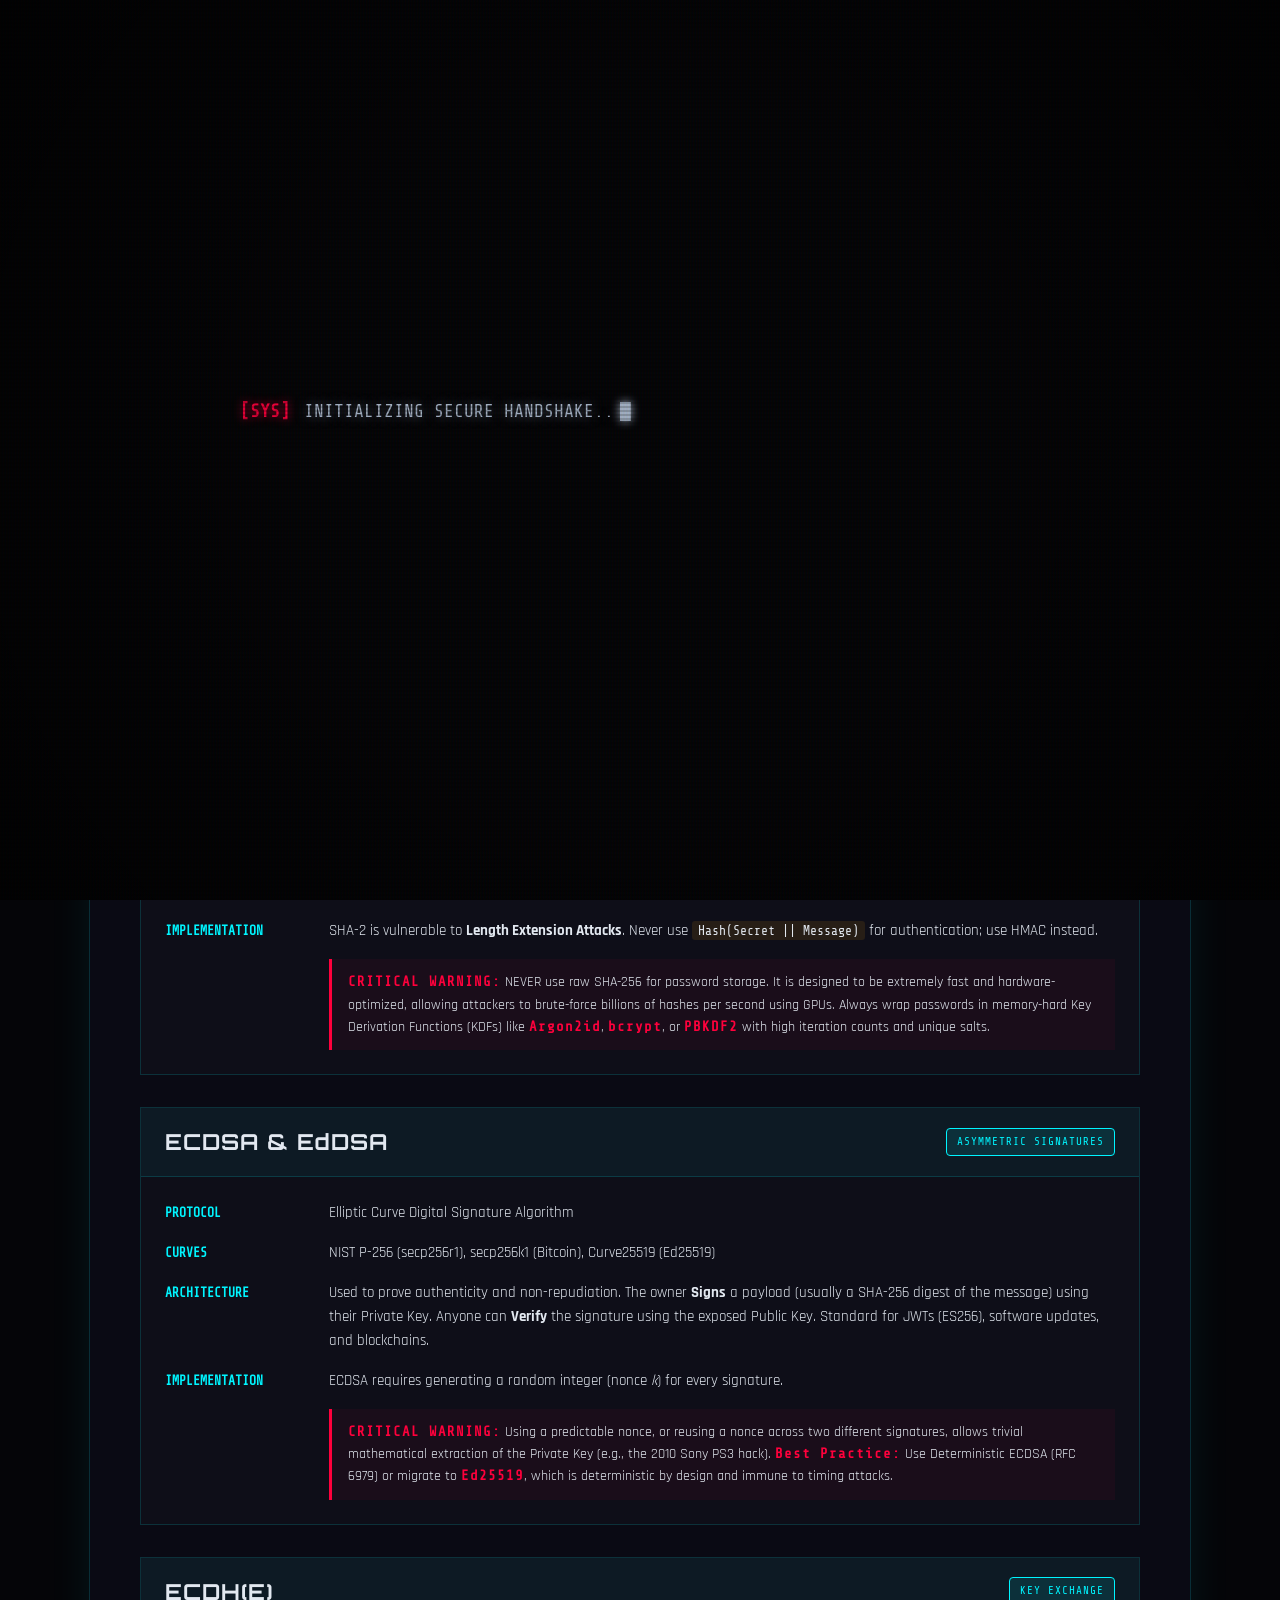
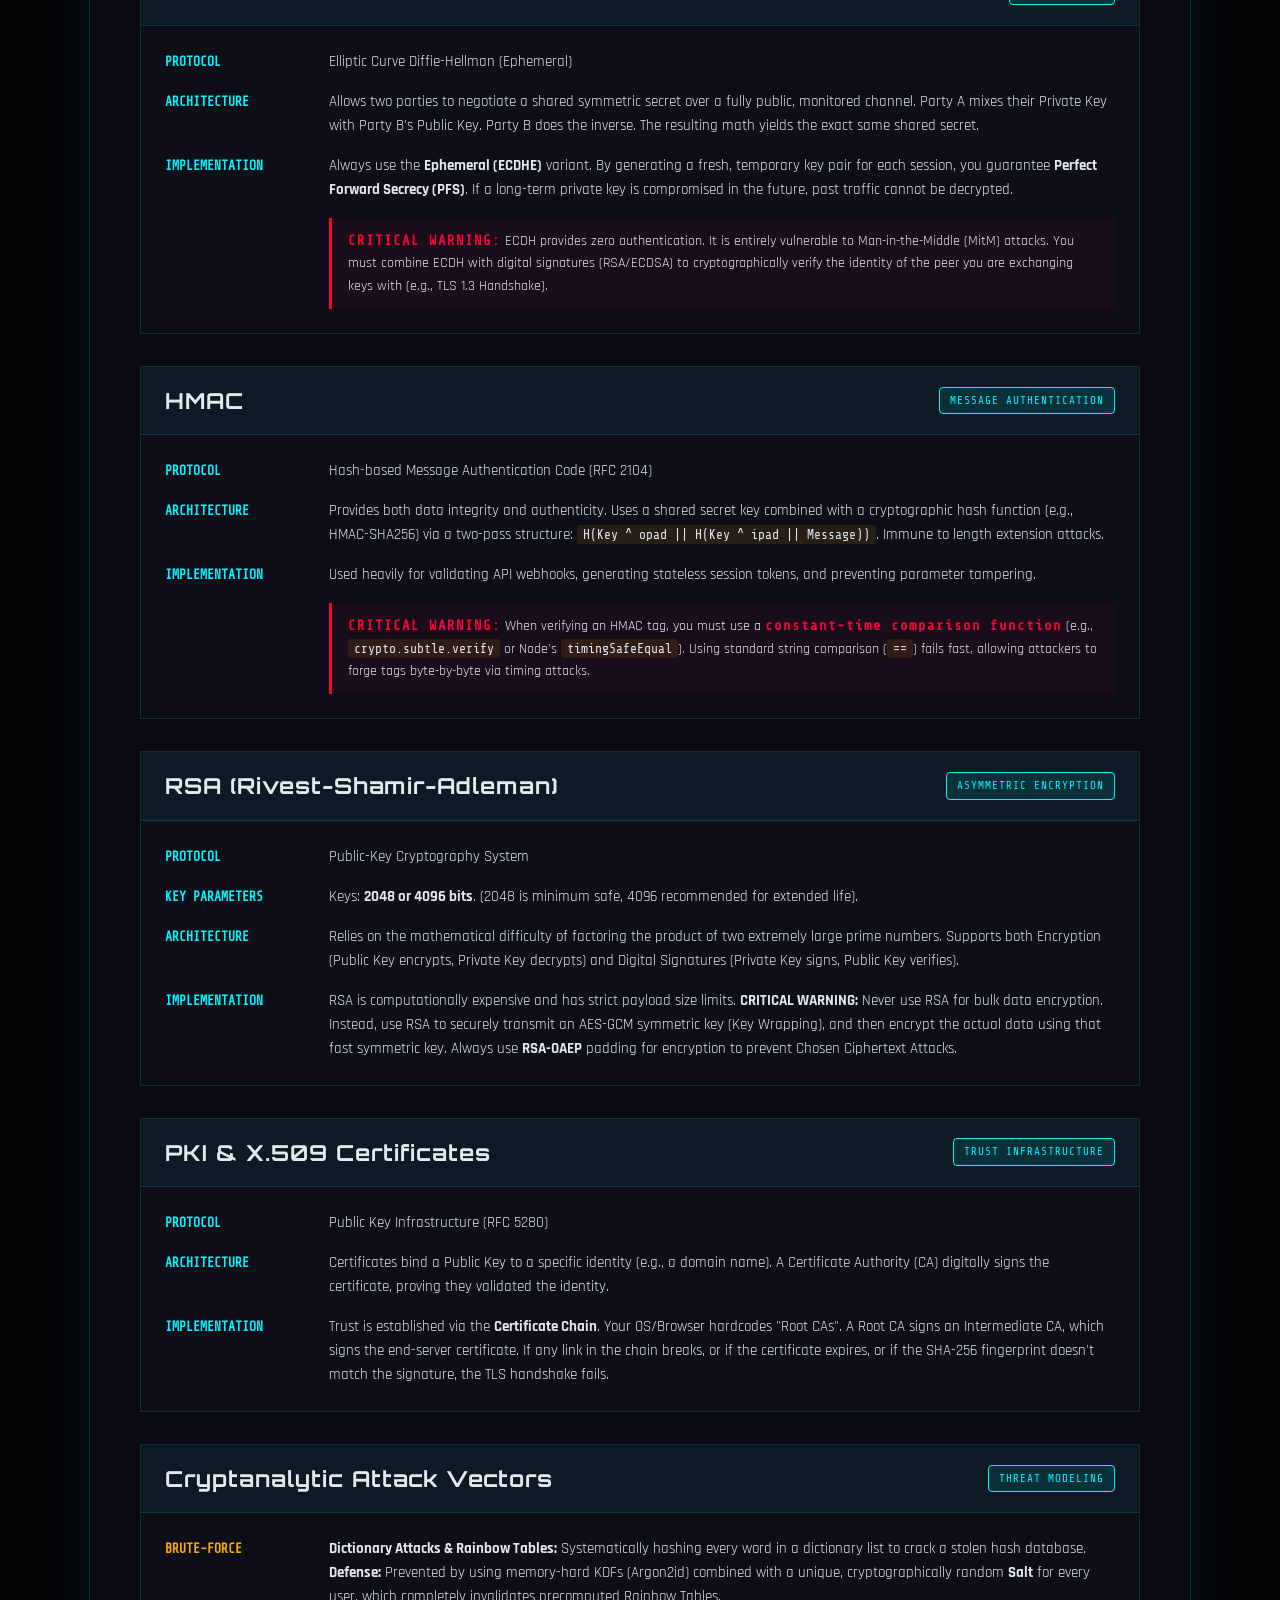
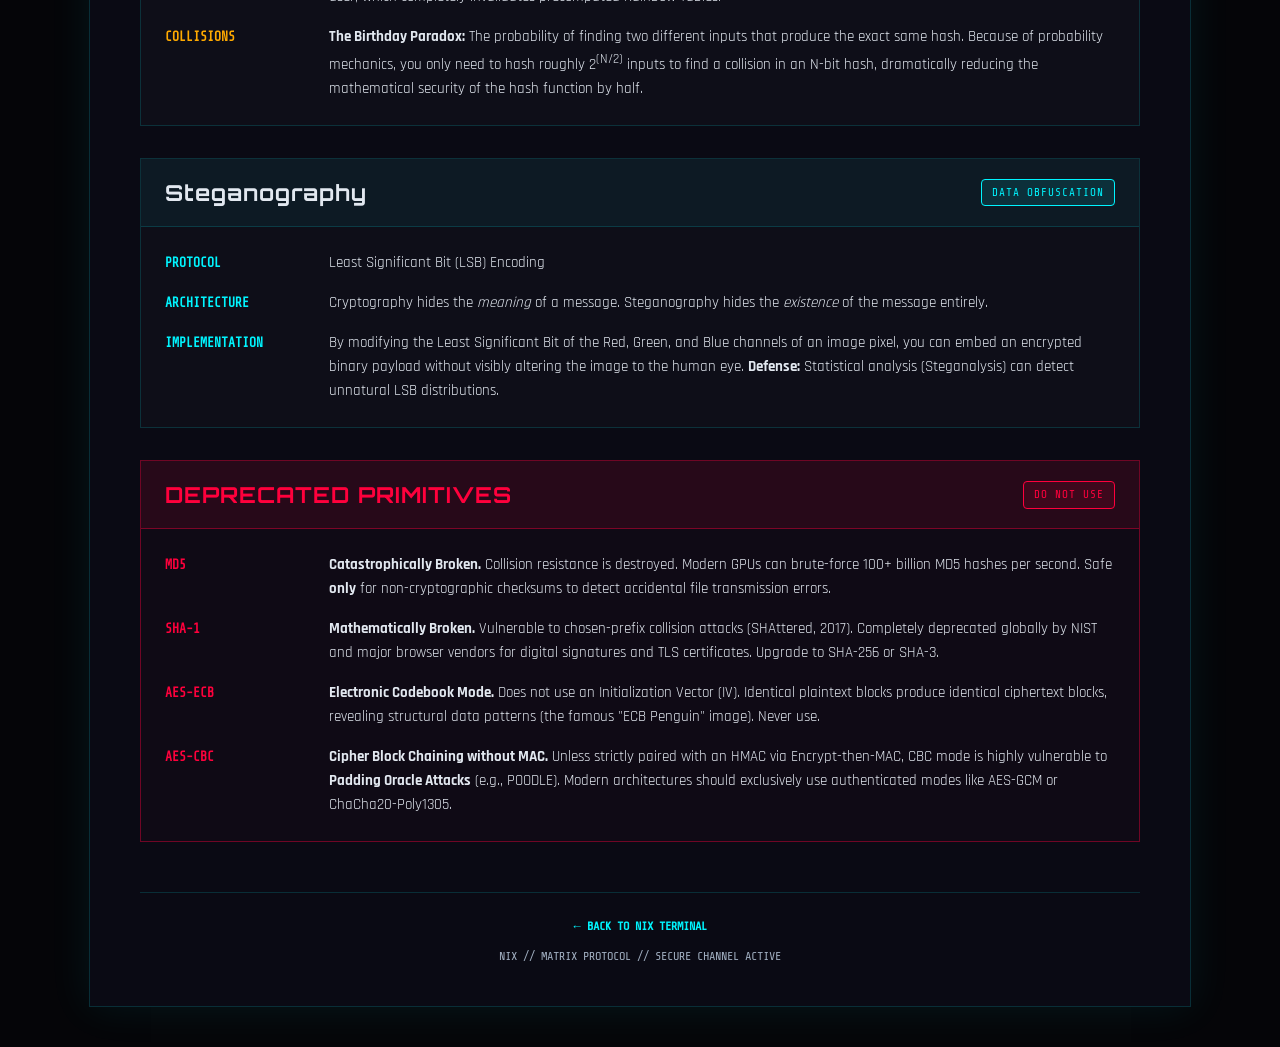
<file: cheatsheet.html>
<!DOCTYPE html>
<html lang="en">
<head>
  <meta charset="UTF-8">
  <meta name="viewport" content="width=device-width, initial-scale=1.0">
  <title>NIX // Senior Cryptography Architecture Cheatsheet</title>
  <link rel="manifest" href="manifest.json">
  
  <link rel="preconnect" href="https://fonts.googleapis.com">
  <link rel="preconnect" href="https://fonts.gstatic.com" crossorigin>
  <link rel="preload" as="style" href="https://fonts.googleapis.com/css2?family=Share+Tech+Mono&family=Rajdhani:wght@400;500;600;700&family=Orbitron:wght@400;700;900&display=swap">
  <link rel="stylesheet" href="https://fonts.googleapis.com/css2?family=Share+Tech+Mono&family=Rajdhani:wght@400;500;600;700&family=Orbitron:wght@400;700;900&display=swap" media="print" onload="this.media='all'">
  <noscript><link rel="stylesheet" href="https://fonts.googleapis.com/css2?family=Share+Tech+Mono&family=Rajdhani:wght@400;500;600;700&family=Orbitron:wght@400;700;900&display=swap"></noscript>  
  <style>
    /* SCREEN STYLES (Cyberpunk Dark Mode) */
    :root {
      --bg: #050508;
      --surface: #0a0a14;
      --text: #e2e8f0;
      --muted: #a0aec0;
      --c: #00f5ff;
      --c-error: #ff003c;
      --c-warn: #ffaa00;
      --c-success: #00ff88;
      --border: rgba(0,245,255,0.15);
      --font-display: 'Orbitron', sans-serif;
      --font-ui: 'Rajdhani', sans-serif;
      --font-mono: 'Share Tech Mono', monospace;
    }

    body {
      background: var(--bg);
      color: var(--text);
      font-family: var(--font-ui);
      margin: 0;
      padding: 40px 20px;
      line-height: 1.6;
    }

    .container {
      max-width: 1000px;
      margin: 0 auto;
      background: var(--surface);
      border: 1px solid var(--border);
      box-shadow: 0 0 40px rgba(0,245,255,0.08);
      padding: 40px 50px;
      position: relative;
    }

    header {
      border-bottom: 2px solid var(--c);
      padding-bottom: 20px;
      margin-bottom: 40px;
      display: flex;
      justify-content: space-between;
      align-items: flex-end;
    }

    .title {
      font-family: var(--font-display);
      font-size: 36px;
      color: var(--c);
      letter-spacing: 2px;
      margin: 0;
      text-transform: uppercase;
    }

    .subtitle {
      font-family: var(--font-mono);
      color: var(--muted);
      font-size: 14px;
      letter-spacing: 1px;
      margin-top: 8px;
    }

    .btn-print {
      background: rgba(0,245,255,0.1);
      border: 1px solid var(--c);
      color: var(--c);
      padding: 10px 20px;
      font-family: var(--font-mono);
      font-weight: bold;
      cursor: pointer;
      transition: all 0.2s;
    }
    
    .btn-print:hover {
      background: var(--c);
      color: #000;
    }

    .grid {
      display: grid;
      grid-template-columns: 1fr;
      gap: 32px;
    }

    .card {
      border: 1px solid var(--border);
      background: rgba(255,255,255,0.015);
      position: relative;
    }

    .card-header {
      background: rgba(0,245,255,0.05);
      border-bottom: 1px solid var(--border);
      padding: 16px 24px;
      display: flex;
      justify-content: space-between;
      align-items: center;
    }

    .card.warning {
      border-color: rgba(255,0,60,0.4);
      background: rgba(255,0,60,0.02);
    }
    .card.warning .card-header {
      background: rgba(255,0,60,0.1);
      border-bottom-color: rgba(255,0,60,0.4);
    }

    .card-title {
      font-family: var(--font-display);
      font-size: 22px;
      color: var(--bright);
      margin: 0;
      letter-spacing: 1px;
    }
    .card.warning .card-title { color: var(--c-error); }

    .badge {
      font-family: var(--font-mono);
      font-size: 11px;
      padding: 4px 10px;
      border-radius: 4px;
      background: rgba(0,245,255,0.1);
      color: var(--c);
      border: 1px solid var(--c);
      letter-spacing: 1px;
    }
    .badge.warn-badge {
      background: rgba(255,0,60,0.1);
      color: var(--c-error);
      border-color: var(--c-error);
    }

    .card-body {
      padding: 24px;
    }

    .data-grid {
      display: grid;
      grid-template-columns: 140px 1fr;
      gap: 16px 24px;
    }

    .data-label {
      font-family: var(--font-mono);
      color: var(--c);
      font-size: 13px;
      text-transform: uppercase;
      font-weight: bold;
      padding-top: 2px;
    }

    .data-value {
      color: var(--text);
      font-size: 15px;
      line-height: 1.6;
    }

    .data-value strong { color: var(--bright); }
    .data-value code {
      font-family: var(--font-mono);
      color: var(--c4);
      background: rgba(255,170,0,0.1);
      padding: 2px 6px;
      border-radius: 3px;
      font-size: 13px;
    }

    .critical-note {
      margin-top: 16px;
      padding: 12px 16px;
      background: rgba(255,0,60,0.05);
      border-left: 3px solid var(--c-error);
      font-size: 14px;
    }

    .critical-note strong { color: var(--c-error); font-family: var(--font-mono); letter-spacing: 1px;}

    footer {
      margin-top: 50px;
      text-align: center;
      font-family: var(--font-mono);
      font-size: 12px;
      color: var(--muted);
      border-top: 1px solid var(--border);
      padding-top: 24px;
    }

    /* PRINT STYLES (Clean, Professional Reference Document) */
    @media print {
      body { background: #fff; color: #000; padding: 0; }
      .container { max-width: 100%; border: none; box-shadow: none; padding: 0; background: transparent; }
      .btn-print { display: none; }
      header { border-bottom: 2px solid #000; margin-bottom: 20px; }
      .title { color: #000; }
      .subtitle { color: #444; }
      .grid { gap: 20px; }
      .card { border: 1px solid #aaa; background: transparent; break-inside: avoid; margin-bottom:20px; }
      .card-header { background: #f5f5f5; border-bottom: 1px solid #aaa; padding: 10px 16px; }
      .card.warning { border: 2px solid #000; }
      .card.warning .card-header { background: #eaeaea; border-bottom: 2px solid #000; }
      .card-title { color: #000; font-weight: bold; }
      .card-body { padding: 16px; }
      .badge { background: transparent; color: #000; border: 1px solid #000; }
      .badge.warn-badge { font-weight: bold; }
      .data-label { color: #444; font-weight: bold; }
      .data-value { color: #111; }
      .data-value code { background: transparent; color: #000; font-weight: bold; border: 1px solid #ddd; }
      .critical-note { background: transparent; border-left: 4px solid #000; padding: 8px 12px; margin-top: 12px; }
      .critical-note strong { color: #000; }
      footer { border-top: 1px solid #aaa; color: #444; margin-top: 30px; }
    }
  </style>
</head>
<body>

<div class="container">
  <header>
    <div>
      <h1 class="title">NIX // Architecture Cheatsheet</h1>
      <div class="subtitle">Senior Engineering Reference Guide for Applied Cryptography</div>
    </div>
    <button class="btn-print" onclick="window.print()">[ PRINT DOC ]</button>
  </header>

  <div class="grid">

    <!-- AES-GCM -->
    <div class="card">
      <div class="card-header">
        <h2 class="card-title">AES-GCM</h2>
        <span class="badge">SYMMETRIC AEAD</span>
      </div>
      <div class="card-body">
        <div class="data-grid">
          <div class="data-label">PROTOCOL</div>
          <div class="data-value">Authenticated Encryption with Associated Data (AEAD)</div>
          
          <div class="data-label">KEY PARAMETERS</div>
          <div class="data-value">Keys: <strong>128, 192, 256 bits</strong>. (256-bit recommended for long-term data; post-quantum safe).</div>
          
          <div class="data-label">ARCHITECTURE</div>
          <div class="data-value">
            Galois/Counter Mode provides both <strong>confidentiality</strong> (via CTR mode) and <strong>integrity</strong> (via GHASH polynomial MAC). It is highly parallelizable and hardware-accelerated (AES-NI), making it significantly faster and safer than AES-CBC. Appends a 128-bit authentication tag.
          </div>

          <div class="data-label">IMPLEMENTATION</div>
          <div class="data-value">
            Requires an Initialization Vector (IV). The NIST-recommended optimal IV length is strictly <strong>96 bits (12 bytes)</strong> to avoid additional internal GHASH processing overhead.
            <div class="critical-note">
              <strong>CRITICAL WARNING:</strong> Never reuse an IV (nonce) under the same key. Nonce reuse in AES-GCM catastrophically breaks the authentication key, allowing attackers to forge tags and recover plaintext via XOR.
            </div>
          </div>
        </div>
      </div>
    </div>

    <!-- SHA-256 -->
    <div class="card">
      <div class="card-header">
        <h2 class="card-title">SHA-2 / SHA-3 Family</h2>
        <span class="badge">CRYPTOGRAPHIC HASH</span>
      </div>
      <div class="card-body">
        <div class="data-grid">
          <div class="data-label">PROTOCOL</div>
          <div class="data-value">Deterministic One-Way Hash Function</div>
          
          <div class="data-label">OUTPUT SIZE</div>
          <div class="data-value">SHA-256 (32 bytes), SHA-384 (48 bytes), SHA-512 (64 bytes)</div>
          
          <div class="data-label">ARCHITECTURE</div>
          <div class="data-value">
            Mathematically infeasible to reverse (preimage resistance) or find two inputs producing the same output (collision resistance). Used for file integrity, digital signature digests, and blockchain proof-of-work.
          </div>

          <div class="data-label">IMPLEMENTATION</div>
          <div class="data-value">
            SHA-2 is vulnerable to <strong>Length Extension Attacks</strong>. Never use <code>Hash(Secret || Message)</code> for authentication; use HMAC instead.
            <div class="critical-note">
              <strong>CRITICAL WARNING:</strong> NEVER use raw SHA-256 for password storage. It is designed to be extremely fast and hardware-optimized, allowing attackers to brute-force billions of hashes per second using GPUs. Always wrap passwords in memory-hard Key Derivation Functions (KDFs) like <strong>Argon2id</strong>, <strong>bcrypt</strong>, or <strong>PBKDF2</strong> with high iteration counts and unique salts.
            </div>
          </div>
        </div>
      </div>
    </div>

    <!-- ECDSA / EdDSA -->
    <div class="card">
      <div class="card-header">
        <h2 class="card-title">ECDSA & EdDSA</h2>
        <span class="badge">ASYMMETRIC SIGNATURES</span>
      </div>
      <div class="card-body">
        <div class="data-grid">
          <div class="data-label">PROTOCOL</div>
          <div class="data-value">Elliptic Curve Digital Signature Algorithm</div>
          
          <div class="data-label">CURVES</div>
          <div class="data-value">NIST P-256 (secp256r1), secp256k1 (Bitcoin), Curve25519 (Ed25519)</div>
          
          <div class="data-label">ARCHITECTURE</div>
          <div class="data-value">
            Used to prove authenticity and non-repudiation. The owner <strong>Signs</strong> a payload (usually a SHA-256 digest of the message) using their Private Key. Anyone can <strong>Verify</strong> the signature using the exposed Public Key. Standard for JWTs (ES256), software updates, and blockchains.
          </div>

          <div class="data-label">IMPLEMENTATION</div>
          <div class="data-value">
            ECDSA requires generating a random integer (nonce <em>k</em>) for every signature. 
            <div class="critical-note">
              <strong>CRITICAL WARNING:</strong> Using a predictable nonce, or reusing a nonce across two different signatures, allows trivial mathematical extraction of the Private Key (e.g., the 2010 Sony PS3 hack). <strong>Best Practice:</strong> Use Deterministic ECDSA (RFC 6979) or migrate to <strong>Ed25519</strong>, which is deterministic by design and immune to timing attacks.
            </div>
          </div>
        </div>
      </div>
    </div>

    <!-- ECDHE -->
    <div class="card">
      <div class="card-header">
        <h2 class="card-title">ECDH(E)</h2>
        <span class="badge">KEY EXCHANGE</span>
      </div>
      <div class="card-body">
        <div class="data-grid">
          <div class="data-label">PROTOCOL</div>
          <div class="data-value">Elliptic Curve Diffie-Hellman (Ephemeral)</div>
          
          <div class="data-label">ARCHITECTURE</div>
          <div class="data-value">
            Allows two parties to negotiate a shared symmetric secret over a fully public, monitored channel. Party A mixes their Private Key with Party B's Public Key. Party B does the inverse. The resulting math yields the exact same shared secret.
          </div>

          <div class="data-label">IMPLEMENTATION</div>
          <div class="data-value">
            Always use the <strong>Ephemeral (ECDHE)</strong> variant. By generating a fresh, temporary key pair for each session, you guarantee <strong>Perfect Forward Secrecy (PFS)</strong>. If a long-term private key is compromised in the future, past traffic cannot be decrypted.
            <div class="critical-note">
              <strong>CRITICAL WARNING:</strong> ECDH provides zero authentication. It is entirely vulnerable to Man-in-the-Middle (MitM) attacks. You must combine ECDH with digital signatures (RSA/ECDSA) to cryptographically verify the identity of the peer you are exchanging keys with (e.g., TLS 1.3 Handshake).
            </div>
          </div>
        </div>
      </div>
    </div>

    <!-- HMAC -->
    <div class="card">
      <div class="card-header">
        <h2 class="card-title">HMAC</h2>
        <span class="badge">MESSAGE AUTHENTICATION</span>
      </div>
      <div class="card-body">
        <div class="data-grid">
          <div class="data-label">PROTOCOL</div>
          <div class="data-value">Hash-based Message Authentication Code (RFC 2104)</div>
          
          <div class="data-label">ARCHITECTURE</div>
          <div class="data-value">
            Provides both data integrity and authenticity. Uses a shared secret key combined with a cryptographic hash function (e.g., HMAC-SHA256) via a two-pass structure: <code>H(Key ^ opad || H(Key ^ ipad || Message))</code>. Immune to length extension attacks.
          </div>

          <div class="data-label">IMPLEMENTATION</div>
          <div class="data-value">
            Used heavily for validating API webhooks, generating stateless session tokens, and preventing parameter tampering.
            <div class="critical-note">
              <strong>CRITICAL WARNING:</strong> When verifying an HMAC tag, you must use a <strong>constant-time comparison function</strong> (e.g., <code>crypto.subtle.verify</code> or Node's <code>timingSafeEqual</code>). Using standard string comparison (<code>==</code>) fails fast, allowing attackers to forge tags byte-by-byte via timing attacks.
            </div>
          </div>
        </div>
      </div>
    </div>

    <!-- RSA -->
    <div class="card">
      <div class="card-header">
        <h2 class="card-title">RSA (Rivest-Shamir-Adleman)</h2>
        <span class="badge">ASYMMETRIC ENCRYPTION</span>
      </div>
      <div class="card-body">
        <div class="data-grid">
          <div class="data-label">PROTOCOL</div>
          <div class="data-value">Public-Key Cryptography System</div>
          
          <div class="data-label">KEY PARAMETERS</div>
          <div class="data-value">Keys: <strong>2048 or 4096 bits</strong>. (2048 is minimum safe, 4096 recommended for extended life).</div>
          
          <div class="data-label">ARCHITECTURE</div>
          <div class="data-value">
            Relies on the mathematical difficulty of factoring the product of two extremely large prime numbers. Supports both Encryption (Public Key encrypts, Private Key decrypts) and Digital Signatures (Private Key signs, Public Key verifies).
          </div>

          <div class="data-label">IMPLEMENTATION</div>
          <div class="data-value">
            RSA is computationally expensive and has strict payload size limits. <strong>CRITICAL WARNING:</strong> Never use RSA for bulk data encryption. Instead, use RSA to securely transmit an AES-GCM symmetric key (Key Wrapping), and then encrypt the actual data using that fast symmetric key. Always use <strong>RSA-OAEP</strong> padding for encryption to prevent Chosen Ciphertext Attacks.
          </div>
        </div>
      </div>
    </div>

    <!-- PKI & X.509 -->
    <div class="card">
      <div class="card-header">
        <h2 class="card-title">PKI & X.509 Certificates</h2>
        <span class="badge">TRUST INFRASTRUCTURE</span>
      </div>
      <div class="card-body">
        <div class="data-grid">
          <div class="data-label">PROTOCOL</div>
          <div class="data-value">Public Key Infrastructure (RFC 5280)</div>
          
          <div class="data-label">ARCHITECTURE</div>
          <div class="data-value">
            Certificates bind a Public Key to a specific identity (e.g., a domain name). A Certificate Authority (CA) digitally signs the certificate, proving they validated the identity. 
          </div>

          <div class="data-label">IMPLEMENTATION</div>
          <div class="data-value">
            Trust is established via the <strong>Certificate Chain</strong>. Your OS/Browser hardcodes "Root CAs". A Root CA signs an Intermediate CA, which signs the end-server certificate. If any link in the chain breaks, or if the certificate expires, or if the SHA-256 fingerprint doesn't match the signature, the TLS handshake fails.
          </div>
        </div>
      </div>
    </div>

    <!-- ATTACK VECTORS -->
    <div class="card">
      <div class="card-header">
        <h2 class="card-title">Cryptanalytic Attack Vectors</h2>
        <span class="badge">THREAT MODELING</span>
      </div>
      <div class="card-body">
        <div class="data-grid">
          <div class="data-label" style="color:var(--c-warn);">BRUTE-FORCE</div>
          <div class="data-value">
            <strong>Dictionary Attacks & Rainbow Tables:</strong> Systematically hashing every word in a dictionary list to crack a stolen hash database. <strong>Defense:</strong> Prevented by using memory-hard KDFs (Argon2id) combined with a unique, cryptographically random <strong>Salt</strong> for every user, which completely invalidates precomputed Rainbow Tables.
          </div>
          
          <div class="data-label" style="color:var(--c-warn);">COLLISIONS</div>
          <div class="data-value">
            <strong>The Birthday Paradox:</strong> The probability of finding two different inputs that produce the exact same hash. Because of probability mechanics, you only need to hash roughly 2<sup>(N/2)</sup> inputs to find a collision in an N-bit hash, dramatically reducing the mathematical security of the hash function by half.
          </div>
        </div>
      </div>
    </div>

    <!-- STEGANOGRAPHY -->
    <div class="card">
      <div class="card-header">
        <h2 class="card-title">Steganography</h2>
        <span class="badge">DATA OBFUSCATION</span>
      </div>
      <div class="card-body">
        <div class="data-grid">
          <div class="data-label">PROTOCOL</div>
          <div class="data-value">Least Significant Bit (LSB) Encoding</div>
          
          <div class="data-label">ARCHITECTURE</div>
          <div class="data-value">
            Cryptography hides the <em>meaning</em> of a message. Steganography hides the <em>existence</em> of the message entirely.
          </div>

          <div class="data-label">IMPLEMENTATION</div>
          <div class="data-value">
            By modifying the Least Significant Bit of the Red, Green, and Blue channels of an image pixel, you can embed an encrypted binary payload without visibly altering the image to the human eye. <strong>Defense:</strong> Statistical analysis (Steganalysis) can detect unnatural LSB distributions.
          </div>
        </div>
      </div>
    </div>

    <!-- DEPRECATED -->
    <div class="card warning">
      <div class="card-header">
        <h2 class="card-title">DEPRECATED PRIMITIVES</h2>
        <span class="badge warn-badge">DO NOT USE</span>
      </div>
      <div class="card-body">
        <div class="data-grid">
          
          <div class="data-label" style="color:var(--c-error);">MD5</div>
          <div class="data-value">
            <strong>Catastrophically Broken.</strong> Collision resistance is destroyed. Modern GPUs can brute-force 100+ billion MD5 hashes per second. Safe <strong>only</strong> for non-cryptographic checksums to detect accidental file transmission errors.
          </div>

          <div class="data-label" style="color:var(--c-error);">SHA-1</div>
          <div class="data-value">
            <strong>Mathematically Broken.</strong> Vulnerable to chosen-prefix collision attacks (SHAttered, 2017). Completely deprecated globally by NIST and major browser vendors for digital signatures and TLS certificates. Upgrade to SHA-256 or SHA-3.
          </div>

          <div class="data-label" style="color:var(--c-error);">AES-ECB</div>
          <div class="data-value">
            <strong>Electronic Codebook Mode.</strong> Does not use an Initialization Vector (IV). Identical plaintext blocks produce identical ciphertext blocks, revealing structural data patterns (the famous "ECB Penguin" image). Never use.
          </div>

          <div class="data-label" style="color:var(--c-error);">AES-CBC</div>
          <div class="data-value">
            <strong>Cipher Block Chaining without MAC.</strong> Unless strictly paired with an HMAC via Encrypt-then-MAC, CBC mode is highly vulnerable to <strong>Padding Oracle Attacks</strong> (e.g., POODLE). Modern architectures should exclusively use authenticated modes like AES-GCM or ChaCha20-Poly1305.
          </div>

        </div>
      </div>
    </div>

  </div>

  <footer>
    <a href="index.html" style="color:var(--c); text-decoration:none; font-weight:bold;">← BACK TO NIX TERMINAL</a>
    <div style="margin-top: 10px;">NIX // MATRIX PROTOCOL // SECURE CHANNEL ACTIVE</div>
  </footer>
</div>

<!-- SERVICE WORKER REGISTRATION -->
<script>
  if ('serviceWorker' in navigator) {
    window.addEventListener('load', () => {
      navigator.serviceWorker.register('sw.js')
        .then(reg => console.log('[PWA] Service Worker registered:', reg.scope))
        .catch(err => console.error('[PWA] Service Worker registration failed:', err));
    });

    let refreshing = false;
    navigator.serviceWorker.addEventListener('controllerchange', () => {
      if (!refreshing) {
        refreshing = true;
        window.location.reload();
      }
    });
  }
</script>
</body>
<script src="js/nix-boot.js?v=5.0.3"></script>
</html>
</file>
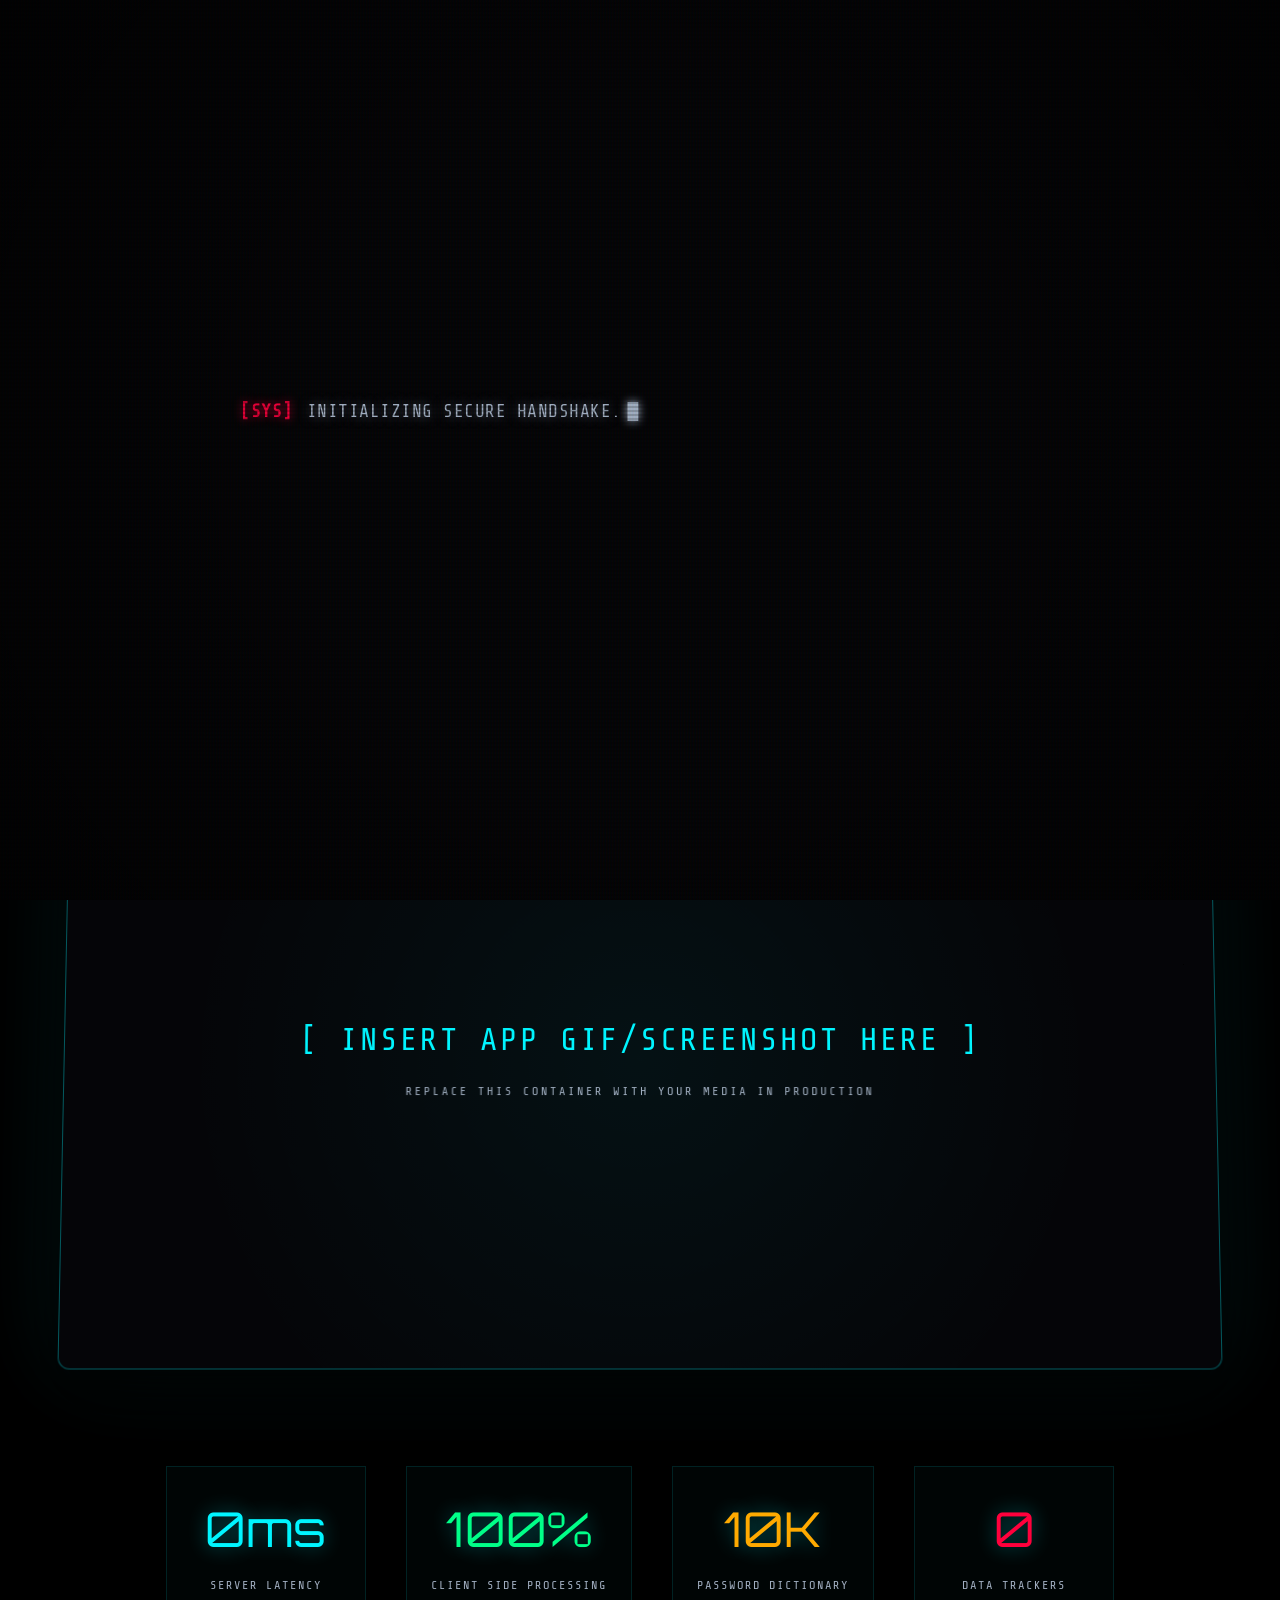
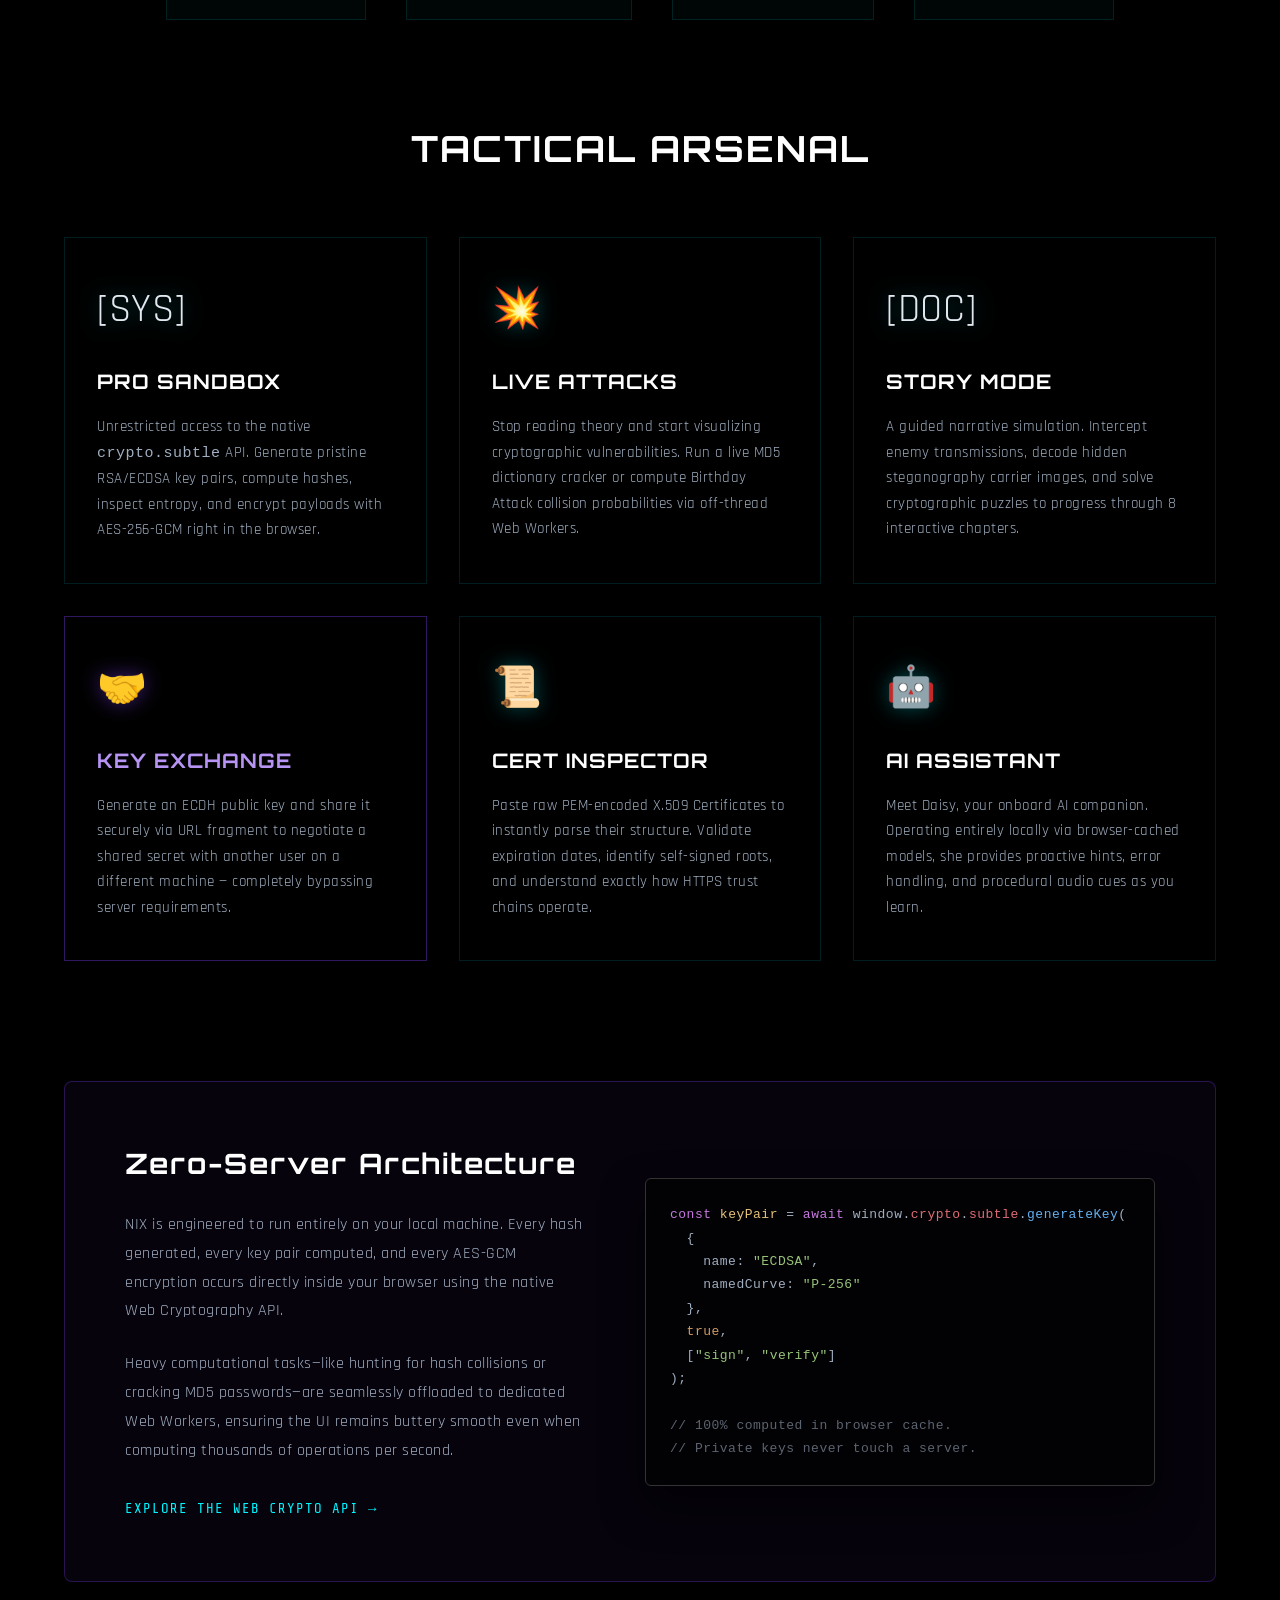
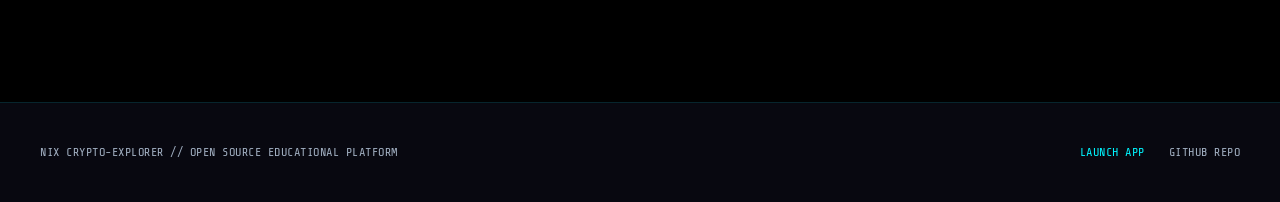
<file: landing.html>
<!DOCTYPE html>
<html lang="en">
<head>
  <meta charset="UTF-8">
  <meta name="viewport" content="width=device-width, initial-scale=1.0">
  <title>NIX // Applied Cryptography Protocol</title>
  <meta name="description" content="Master cryptography through interactive simulations. A client-side cryptographic playground.">
  <link rel="manifest" href="manifest.json">
  
  <link rel="preconnect" href="https://fonts.googleapis.com">
  <link rel="preconnect" href="https://fonts.gstatic.com" crossorigin>
  <link rel="preload" as="style" href="https://fonts.googleapis.com/css2?family=Share+Tech+Mono&family=Rajdhani:wght@400;500;600;700&family=Orbitron:wght@400;700;900&display=swap">
  <link rel="stylesheet" href="https://fonts.googleapis.com/css2?family=Share+Tech+Mono&family=Rajdhani:wght@400;500;600;700&family=Orbitron:wght@400;700;900&display=swap" media="print" onload="this.media='all'">
  <noscript><link rel="stylesheet" href="https://fonts.googleapis.com/css2?family=Share+Tech+Mono&family=Rajdhani:wght@400;500;600;700&family=Orbitron:wght@400;700;900&display=swap"></noscript>  
  <link rel="stylesheet" href="css/theme.css">
  <link rel="stylesheet" href="css/ui.css">

  <style>
    /* Premium Landing Page Overrides */
    body {
      display: flex;
      flex-direction: column;
      align-items: center;
      min-height: 100vh;
      overflow-y: auto;
      overflow-x: hidden;
      padding: 0;
    }

    /* Navbar */
    .nav {
      width: 100%;
      background: rgba(8, 8, 16, 0.85);
      backdrop-filter: blur(12px);
      border-bottom: 1px solid var(--border);
      position: sticky;
      top: 0;
      z-index: 100;
      display: flex;
      justify-content: center;
    }
    
    .nav-content {
      width: 100%;
      max-width: 1200px;
      display: flex;
      justify-content: space-between;
      align-items: center;
      padding: 20px 24px;
    }

    .logo {
      font-family: var(--font-display);
      font-size: 24px;
      color: var(--c);
      letter-spacing: 4px;
      text-transform: uppercase;
      text-shadow: 0 0 10px rgba(0, 245, 255, 0.4);
      display: flex;
      align-items: center;
      gap: 12px;
    }

    .logo-icon {
      width: 12px;
      height: 12px;
      background: var(--c);
      border-radius: 50%;
      box-shadow: 0 0 10px var(--c);
      animation: pulse 2s infinite;
    }

    .container {
      width: 100%;
      max-width: 1200px;
      padding: 0 24px;
      display: flex;
      flex-direction: column;
      align-items: center;
    }

    /* Hero */
    .hero {
      text-align: center;
      padding: 100px 0 60px 0;
      animation: boxIn 0.8s ease;
      position: relative;
    }

    .hero-badge {
      display: inline-block;
      padding: 6px 16px;
      border: 1px solid var(--c3);
      color: var(--c3);
      font-family: var(--font-mono);
      font-size: 12px;
      letter-spacing: 2px;
      border-radius: 50px;
      margin-bottom: 32px;
      background: rgba(0, 255, 136, 0.05);
      box-shadow: 0 0 20px rgba(0, 255, 136, 0.1);
    }

    .hero-title {
      font-family: var(--font-display);
      font-size: clamp(40px, 6vw, 72px);
      line-height: 1.1;
      color: var(--bright);
      margin-bottom: 32px;
      letter-spacing: 2px;
      text-shadow: 0 0 40px rgba(255, 255, 255, 0.2);
    }
    
    .hero-title span {
      color: var(--c);
    }

    .hero-subtitle {
      font-size: 22px;
      color: var(--muted);
      line-height: 1.6;
      max-width: 800px;
      margin: 0 auto 48px auto;
    }

    .hero-actions {
      display: flex;
      gap: 20px;
      justify-content: center;
      flex-wrap: wrap;
    }

    .btn-large {
      padding: 18px 40px;
      font-size: 16px;
      letter-spacing: 2px;
    }

    .btn-github {
      background: rgba(255,255,255,0.05);
      border-color: rgba(255,255,255,0.2);
      color: var(--bright);
    }
    
    .btn-github:hover {
      background: rgba(255,255,255,0.1);
      border-color: var(--bright);
    }

    /* Preview Graphic */
    .preview-section {
      width: 100%;
      margin: 0 0 100px 0;
      perspective: 1000px;
    }

    .preview-window {
      width: 100%;
      aspect-ratio: 16/9;
      background: #050508;
      border: 1px solid var(--border-hi);
      border-radius: 12px;
      padding: 0;
      position: relative;
      box-shadow: 0 30px 60px rgba(0,0,0,0.8), 0 0 100px rgba(0, 245, 255, 0.1);
      overflow: hidden;
      transform: rotateX(2deg);
      transition: transform 0.5s ease;
    }

    .preview-window:hover {
      transform: rotateX(0deg);
    }

    .preview-header {
      height: 32px;
      background: rgba(255,255,255,0.05);
      border-bottom: 1px solid var(--border);
      display: flex;
      align-items: center;
      padding: 0 16px;
      gap: 8px;
    }

    .preview-dot {
      width: 10px; height: 10px; border-radius: 50%;
    }

    .preview-content {
      position: absolute;
      inset: 32px 0 0 0;
      display: flex;
      align-items: center;
      justify-content: center;
      color: var(--c);
      font-family: var(--font-mono);
      font-size: 14px;
      letter-spacing: 3px;
      background: radial-gradient(circle at center, rgba(0,245,255,0.05) 0%, transparent 70%);
    }

    /* Data Highlights */
    .stats-row {
      display: flex;
      gap: 40px;
      justify-content: center;
      margin-bottom: 100px;
      flex-wrap: wrap;
      width: 100%;
    }

    .stat-box {
      text-align: center;
      padding: 24px;
      background: rgba(0, 245, 255, 0.02);
      border: 1px solid var(--border);
      min-width: 200px;
    }

    .stat-num {
      font-family: var(--font-display);
      font-size: 48px;
      color: var(--c);
      margin-bottom: 8px;
      text-shadow: 0 0 20px rgba(0,245,255,0.4);
    }

    .stat-label {
      font-family: var(--font-mono);
      color: var(--muted);
      letter-spacing: 2px;
      font-size: 12px;
    }

    /* Features */
    .section-title {
      font-family: var(--font-display);
      font-size: 36px;
      color: var(--bright);
      text-align: center;
      margin-bottom: 60px;
      letter-spacing: 2px;
    }

    .features-grid {
      display: grid;
      grid-template-columns: repeat(auto-fit, minmax(320px, 1fr));
      gap: 32px;
      width: 100%;
      margin-bottom: 120px;
    }

    .feature-card {
      background: rgba(0,0,0,0.4);
      border: 1px solid var(--border);
      padding: 40px 32px;
      position: relative;
      overflow: hidden;
      transition: all 0.3s ease;
    }

    .feature-card::before {
      content: '';
      position: absolute;
      top: 0; left: 0; right: 0; height: 2px;
      background: var(--c);
      transform: scaleX(0);
      transform-origin: left;
      transition: transform 0.3s ease;
    }

    .feature-card:hover {
      background: rgba(0,245,255,0.02);
      border-color: rgba(0,245,255,0.3);
      transform: translateY(-5px);
    }

    .feature-card:hover::before {
      transform: scaleX(1);
    }

    .feature-icon {
      font-size: 40px;
      margin-bottom: 24px;
      display: inline-block;
      filter: drop-shadow(0 0 10px rgba(0,245,255,0.3));
    }

    .feature-title {
      font-family: var(--font-display);
      font-size: 20px;
      color: var(--bright);
      margin-bottom: 16px;
      letter-spacing: 1px;
    }

    .feature-desc {
      font-size: 15px;
      color: var(--muted);
      line-height: 1.7;
    }

    /* Technical details */
    .tech-panel {
      width: 100%;
      background: rgba(124, 58, 237, 0.05);
      border: 1px solid rgba(124, 58, 237, 0.3);
      padding: 60px;
      border-radius: 8px;
      margin-bottom: 120px;
      display: flex;
      align-items: center;
      gap: 60px;
    }

    .tech-text {
      flex: 1;
    }
    
    .tech-code {
      flex: 1;
      background: #020204;
      border: 1px solid #333;
      padding: 24px;
      border-radius: 6px;
      font-family: var(--font-mono);
      font-size: 13px;
      color: #a0aec0;
      line-height: 1.8;
      box-shadow: 0 20px 40px rgba(0,0,0,0.5);
    }

    /* Footer */
    footer {
      width: 100%;
      padding: 40px 24px;
      border-top: 1px solid var(--border);
      background: var(--surface);
      display: flex;
      justify-content: center;
    }
    
    .footer-content {
      width: 100%;
      max-width: 1200px;
      display: flex;
      justify-content: space-between;
      align-items: center;
      font-family: var(--font-mono);
      font-size: 12px;
      color: var(--muted);
    }

    @media(max-width: 768px) {
      .tech-panel { flex-direction: column; padding: 32px; gap: 32px; }
      .hero-title { font-size: 36px; }
      .stats-row { gap: 20px; }
      .stat-box { min-width: 140px; padding: 16px; }
      .footer-content { flex-direction: column; gap: 16px; text-align: center; }
    }
  </style>
</head>
<body>
  
  <div class="bg-ambient"></div>
  <div class="bg-grid"></div>
  <div class="scanline"></div>

  <nav class="nav">
    <div class="nav-content">
      <div class="logo">
        <div class="logo-icon"></div>
        NIX // PROTOCOL
      </div>
      <div>
        <a href="index.html" class="btn btn-primary" style="text-decoration:none; padding:8px 24px; font-size:12px;">LAUNCH TERMINAL</a>
      </div>
    </div>
  </nav>

  <main class="container">
    
    <section class="hero">
      <div class="hero-badge">SYSTEM V4.0 // ONLINE</div>
      <h1 class="hero-title">Demystify <span>Applied</span> Cryptography</h1>
      <p class="hero-subtitle">Step into a highly tactical, 100% client-side sandbox. Master hashing algorithms, digital signatures, key exchanges, and cyber-defense via real-time interactive simulations.</p>
      <div class="hero-actions">
        <a href="index.html" class="btn btn-primary btn-large" style="text-decoration:none; box-shadow: 0 0 30px rgba(0,245,255,0.3);">ENTER THE SIMULATION</a>
        <a href="https://github.com/ctrl-Nix/Hashing-nd-Encryption-Playground" target="_blank" class="btn btn-large btn-github" style="text-decoration:none;">VIEW REPOSITORY</a>
      </div>
    </section>

    <!-- PREVIEW SCREENSHOT / GIF SPACE -->
    <section class="preview-section">
      <div class="preview-window">
        <div class="preview-header">
          <div class="preview-dot" style="background:#ff5f56;"></div>
          <div class="preview-dot" style="background:#ffbd2e;"></div>
          <div class="preview-dot" style="background:#27c93f;"></div>
        </div>
        <div class="preview-content">
          <div style="text-align:center;">
            <div style="font-size:32px; margin-bottom:16px;">[ INSERT APP GIF/SCREENSHOT HERE ]</div>
            <div style="color:var(--muted); font-size:12px;">REPLACE THIS CONTAINER WITH YOUR MEDIA IN PRODUCTION</div>
          </div>
        </div>
      </div>
    </section>

    <section class="stats-row">
      <div class="stat-box">
        <div class="stat-num">0ms</div>
        <div class="stat-label">SERVER LATENCY</div>
      </div>
      <div class="stat-box">
        <div class="stat-num" style="color:var(--c3);">100%</div>
        <div class="stat-label">CLIENT SIDE PROCESSING</div>
      </div>
      <div class="stat-box">
        <div class="stat-num" style="color:var(--c4);">10K</div>
        <div class="stat-label">PASSWORD DICTIONARY</div>
      </div>
      <div class="stat-box">
        <div class="stat-num" style="color:var(--c2);">0</div>
        <div class="stat-label">DATA TRACKERS</div>
      </div>
    </section>

    <!-- FEATURE LIST -->
    <h2 class="section-title">TACTICAL ARSENAL</h2>
    <section class="features-grid">
      <div class="feature-card">
        <span class="feature-icon">[SYS]</span>
        <h3 class="feature-title">PRO SANDBOX</h3>
        <p class="feature-desc">Unrestricted access to the native <code>crypto.subtle</code> API. Generate pristine RSA/ECDSA key pairs, compute hashes, inspect entropy, and encrypt payloads with AES-256-GCM right in the browser.</p>
      </div>

      <div class="feature-card">
        <span class="feature-icon">💥</span>
        <h3 class="feature-title">LIVE ATTACKS</h3>
        <p class="feature-desc">Stop reading theory and start visualizing cryptographic vulnerabilities. Run a live MD5 dictionary cracker or compute Birthday Attack collision probabilities via off-thread Web Workers.</p>
      </div>

      <div class="feature-card">
        <span class="feature-icon">[DOC]</span>
        <h3 class="feature-title">STORY MODE</h3>
        <p class="feature-desc">A guided narrative simulation. Intercept enemy transmissions, decode hidden steganography carrier images, and solve cryptographic puzzles to progress through 8 interactive chapters.</p>
      </div>

      <div class="feature-card" style="border-color: rgba(124, 58, 237, 0.4);">
        <span class="feature-icon" style="filter: drop-shadow(0 0 10px rgba(124,58,237,0.5));">🤝</span>
        <h3 class="feature-title" style="color: #b794f4;">KEY EXCHANGE</h3>
        <p class="feature-desc">Generate an ECDH public key and share it securely via URL fragment to negotiate a shared secret with another user on a different machine — completely bypassing server requirements.</p>
      </div>

      <div class="feature-card">
        <span class="feature-icon">📜</span>
        <h3 class="feature-title">CERT INSPECTOR</h3>
        <p class="feature-desc">Paste raw PEM-encoded X.509 Certificates to instantly parse their structure. Validate expiration dates, identify self-signed roots, and understand exactly how HTTPS trust chains operate.</p>
      </div>

      <div class="feature-card">
        <span class="feature-icon">🤖</span>
        <h3 class="feature-title">AI ASSISTANT</h3>
        <p class="feature-desc">Meet Daisy, your onboard AI companion. Operating entirely locally via browser-cached models, she provides proactive hints, error handling, and procedural audio cues as you learn.</p>
      </div>
    </section>

    <!-- TECHNICAL DEEP DIVE -->
    <section class="tech-panel">
      <div class="tech-text">
        <h2 class="section-title" style="text-align:left; margin-bottom:24px; font-size:28px;">Zero-Server Architecture</h2>
        <p style="color:var(--muted); line-height:1.8; font-size:16px; margin-bottom:24px;">
          NIX is engineered to run entirely on your local machine. Every hash generated, every key pair computed, and every AES-GCM encryption occurs directly inside your browser using the native Web Cryptography API.
        </p>
        <p style="color:var(--muted); line-height:1.8; font-size:16px; margin-bottom:32px;">
          Heavy computational tasks—like hunting for hash collisions or cracking MD5 passwords—are seamlessly offloaded to dedicated Web Workers, ensuring the UI remains buttery smooth even when computing thousands of operations per second.
        </p>
        <a href="https://developer.mozilla.org/en-US/docs/Web/API/Web_Crypto_API" target="_blank" style="color:var(--c); font-family:var(--font-mono); text-decoration:none; font-size:14px; letter-spacing:1px;">EXPLORE THE WEB CRYPTO API →</a>
      </div>
      <div class="tech-code">
<pre style="margin:0;"><span style="color:#c678dd;">const</span> <span style="color:#e5c07b;">keyPair</span> = <span style="color:#c678dd;">await</span> window.<span style="color:#e06c75;">crypto</span>.<span style="color:#e06c75;">subtle</span>.<span style="color:#61afef;">generateKey</span>(
  {
    name: <span style="color:#98c379;">"ECDSA"</span>,
    namedCurve: <span style="color:#98c379;">"P-256"</span>
  },
  <span style="color:#d19a66;">true</span>, 
  [<span style="color:#98c379;">"sign"</span>, <span style="color:#98c379;">"verify"</span>]
);

<span style="color:#5c6370;">// 100% computed in browser cache.</span>
<span style="color:#5c6370;">// Private keys never touch a server.</span></pre>
      </div>
    </section>

  </main>

  <footer>
    <div class="footer-content">
      <div>NIX CRYPTO-EXPLORER // OPEN SOURCE EDUCATIONAL PLATFORM</div>
      <div style="display:flex; gap:24px;">
        <a href="index.html" style="color:var(--c); text-decoration:none;">LAUNCH APP</a>
        <a href="https://github.com/ctrl-Nix/Hashing-nd-Encryption-Playground" target="_blank" style="color:var(--muted); text-decoration:none;">GITHUB REPO</a>
      </div>
    </div>
  </footer>

<!-- SERVICE WORKER REGISTRATION -->
<script>
  if ('serviceWorker' in navigator) {
    window.addEventListener('load', () => {
      navigator.serviceWorker.register('sw.js')
        .then(reg => console.log('[PWA] Service Worker registered:', reg.scope))
        .catch(err => console.error('[PWA] Service Worker registration failed:', err));
    });

    let refreshing = false;
    navigator.serviceWorker.addEventListener('controllerchange', () => {
      if (!refreshing) {
        refreshing = true;
        window.location.reload();
      }
    });
  }
</script>
</body>
<script src="js/nix-boot.js?v=5.0.3"></script>
</html>
</file>
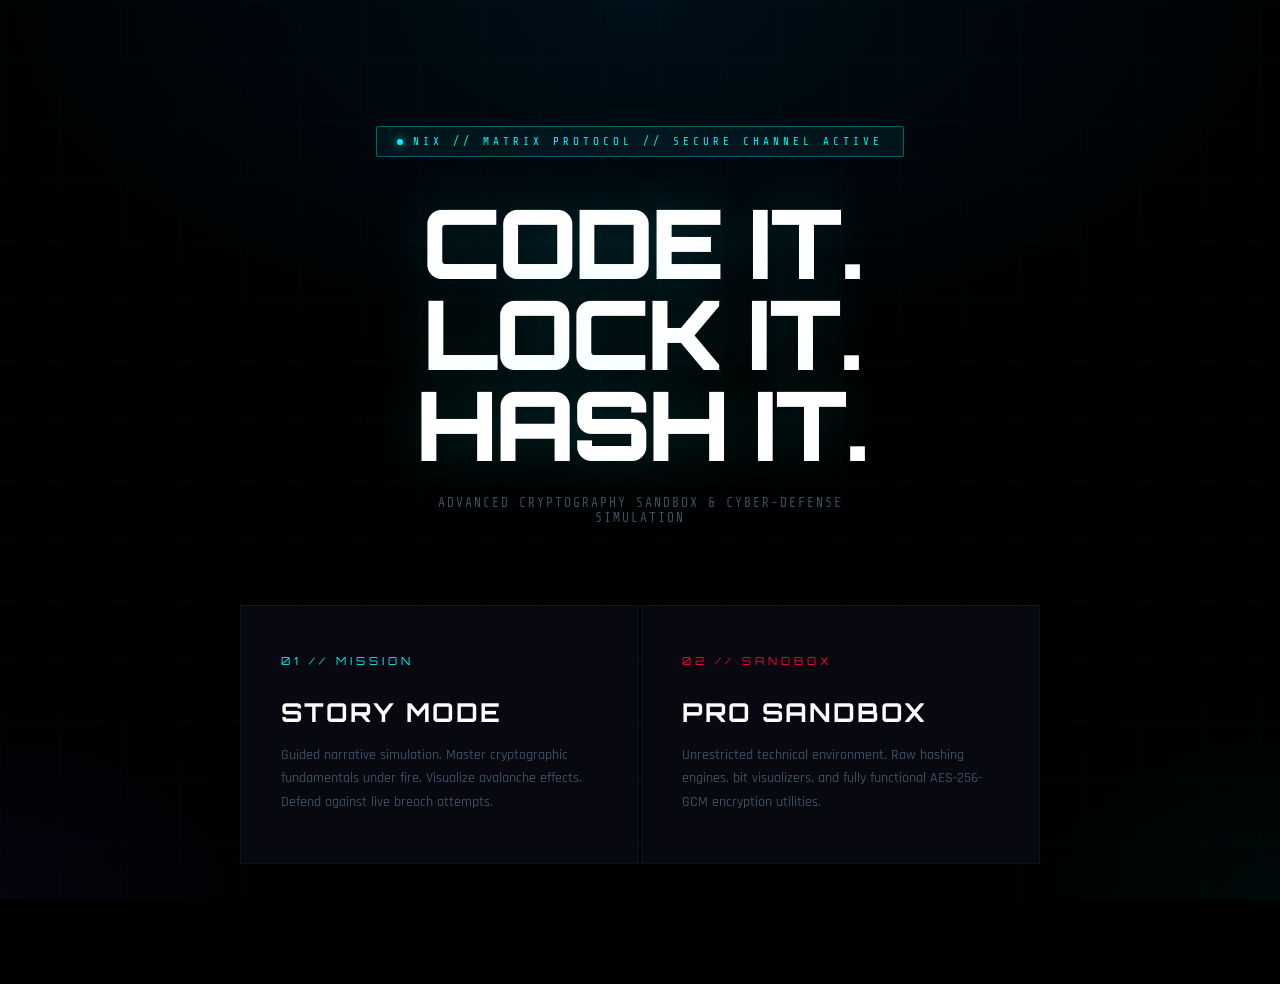
<file: playground.html>
<!DOCTYPE html>
<html lang="en">
<head>
<meta charset="UTF-8">
<meta name="viewport" content="width=device-width, initial-scale=1.0">
<title>NIX // THE MATRIX PROTOCOL</title>
<link rel="preconnect" href="https://fonts.googleapis.com">
<link href="https://fonts.googleapis.com/css2?family=Share+Tech+Mono&family=Rajdhani:wght@400;500;600;700&family=Orbitron:wght@400;700;900&display=swap" rel="stylesheet">
<style>
:root {
  --void: #000000;
  --deep: #020204;
  --surface: #080810;
  --panel: #0c0c18;
  --c: #00f5ff;
  --c2: #ff003c;
  --c3: #00ff88;
  --c4: #ffaa00;
  --c5: #7c3aed;
  --dim: rgba(0,245,255,0.06);
  --border: rgba(0,245,255,0.12);
  --border-hi: rgba(0,245,255,0.35);
  --text: #c8d6e5;
  --muted: #3d4f61;
  --bright: #ffffff;
  --font-ui: 'Rajdhani', sans-serif;
  --font-mono: 'Share Tech Mono', monospace;
  --font-display: 'Orbitron', sans-serif;
  --transition: cubic-bezier(0.22, 1, 0.36, 1);
}

*, *::before, *::after { margin: 0; padding: 0; box-sizing: border-box; }

html { scroll-behavior: smooth; }

body {
  background: var(--void);
  color: var(--text);
  font-family: var(--font-ui);
  min-height: 100vh;
  overflow-x: hidden;
  -webkit-font-smoothing: antialiased;
  cursor: crosshair;
}

/* ─── AMBIENT BG ─── */
.bg-ambient {
  position: fixed; inset: 0; z-index: 0; pointer-events: none;
  background:
    radial-gradient(ellipse 80% 60% at 50% 0%, rgba(0,30,50,0.5) 0%, transparent 70%),
    radial-gradient(ellipse 40% 40% at 0% 100%, rgba(124,58,237,0.06) 0%, transparent 60%),
    radial-gradient(ellipse 40% 40% at 100% 100%, rgba(0,245,255,0.04) 0%, transparent 60%);
}
.bg-grid {
  position: fixed; inset: 0; z-index: 0; pointer-events: none;
  background-image:
    linear-gradient(rgba(0,245,255,0.025) 1px, transparent 1px),
    linear-gradient(90deg, rgba(0,245,255,0.025) 1px, transparent 1px);
  background-size: 60px 60px;
  animation: gridShift 20s linear infinite;
}
@keyframes gridShift { 0% { background-position: 0 0; } 100% { background-position: 60px 60px; } }

.scanline {
  position: fixed; inset: 0; z-index: 1; pointer-events: none;
  background: repeating-linear-gradient(0deg, transparent, transparent 3px, rgba(0,0,0,0.06) 3px, rgba(0,0,0,0.06) 4px);
}

/* ─── APP SHELL ─── */
.app { position: relative; z-index: 2; max-width: 980px; margin: 0 auto; padding: 0 24px 120px; }

/* ─── SCREEN SYSTEM ─── */
.screen { display: none; }
.screen.active { display: block; animation: screenIn 0.5s var(--transition) forwards; }
@keyframes screenIn {
  from { opacity: 0; transform: translateY(16px) scale(0.985); filter: blur(8px); }
  to   { opacity: 1; transform: none; filter: none; }
}

/* ─── FULLSCREEN SCREENS ─── */
#screen-alias, #screen-cutscene {
  position: fixed; inset: 0; z-index: 9999; background: #000;
  display: none; flex-direction: column; justify-content: center; align-items: center;
}
#screen-alias.active, #screen-cutscene.active { display: flex; }

/* ─── TITLE ─── */
#screen-title { padding: 14vh 0 0; text-align: center; }

.title-eyebrow {
  display: inline-flex; align-items: center; gap: 10px;
  font-family: var(--font-mono); font-size: 11px; letter-spacing: 4px;
  color: var(--c); text-transform: uppercase;
  padding: 8px 20px;
  border: 1px solid var(--border-hi);
  background: var(--dim);
  border-radius: 2px;
  margin-bottom: 40px;
  position: relative;
  overflow: hidden;
}
.title-eyebrow::before {
  content: '';
  position: absolute; left: -100%; top: 0; bottom: 0; width: 60%;
  background: linear-gradient(90deg, transparent, rgba(0,245,255,0.15), transparent);
  animation: shimmerSlide 3s infinite;
}
@keyframes shimmerSlide { to { left: 200%; } }
.eyebrow-dot {
  width: 6px; height: 6px; border-radius: 50%;
  background: var(--c); box-shadow: 0 0 10px var(--c);
  animation: pulse 1.5s ease-in-out infinite;
}
@keyframes pulse { 0%,100% { opacity: 1; } 50% { opacity: 0.2; } }

.title-hero {
  font-family: var(--font-display);
  font-size: clamp(48px, 10vw, 96px);
  font-weight: 900;
  color: var(--bright);
  line-height: 0.95;
  letter-spacing: -3px;
  text-transform: uppercase;
  text-shadow:
    0 0 60px rgba(0,245,255,0.2),
    0 0 120px rgba(0,245,255,0.08);
  margin-bottom: 24px;
  animation: titleFlicker 8s infinite;
}
@keyframes titleFlicker {
  0%,95%,100% { opacity: 1; }
  96% { opacity: 0.7; }
  97% { opacity: 1; }
  98% { opacity: 0.5; }
  99% { opacity: 1; }
}

.title-sub {
  font-family: var(--font-mono); font-size: 13px;
  color: var(--muted); letter-spacing: 2px;
  margin-bottom: 80px;
  max-width: 500px; margin-left: auto; margin-right: auto;
}

.menu-grid { display: grid; grid-template-columns: 1fr 1fr; gap: 2px; max-width: 800px; margin: 0 auto; }

.menu-card {
  background: var(--surface);
  border: 1px solid rgba(0,245,255,0.06);
  padding: 48px 40px;
  cursor: pointer;
  transition: all 0.4s var(--transition);
  position: relative; overflow: hidden;
  text-align: left;
}
.menu-card::before {
  content: '';
  position: absolute; inset: 0;
  background: linear-gradient(135deg, transparent 40%, rgba(0,245,255,0.03) 100%);
  opacity: 0; transition: opacity 0.4s;
}
.menu-card::after {
  content: '';
  position: absolute; bottom: 0; left: 0; right: 0; height: 2px;
  transform: scaleX(0); transform-origin: left;
  transition: transform 0.4s var(--transition);
}
.mc-story::after { background: linear-gradient(90deg, var(--c), transparent); }
.mc-lab::after { background: linear-gradient(90deg, var(--c2), transparent); }
.menu-card:hover { background: var(--panel); border-color: var(--border); transform: translateY(-4px); }
.menu-card:hover::before { opacity: 1; }
.menu-card:hover::after { transform: scaleX(1); }

.mc-num {
  font-family: var(--font-display); font-size: 11px; letter-spacing: 4px;
  margin-bottom: 28px; display: block;
}
.mc-story .mc-num { color: var(--c); }
.mc-lab .mc-num { color: var(--c2); }
.mc-title {
  font-family: var(--font-display); font-size: 26px; font-weight: 700;
  color: var(--bright); margin-bottom: 16px; text-transform: uppercase; letter-spacing: 2px;
}
.mc-desc { font-size: 14px; color: var(--muted); line-height: 1.7; font-weight: 500; }
.mc-arrow {
  position: absolute; bottom: 24px; right: 24px;
  font-family: var(--font-mono); font-size: 12px; color: var(--muted);
  opacity: 0; transform: translateX(-8px);
  transition: all 0.3s;
}
.menu-card:hover .mc-arrow { opacity: 1; transform: translateX(0); }

/* ─── ALIAS SCREEN ─── */
.alias-box {
  width: 440px; padding: 48px;
  border: 1px solid var(--border-hi);
  background: rgba(8,8,16,0.95);
  position: relative;
  animation: boxIn 0.6s var(--transition) forwards;
}
@keyframes boxIn { from { opacity:0; transform: scale(0.9) translateY(20px); } to { opacity:1; transform: none; } }
.alias-box::before, .alias-box::after {
  content: '';
  position: absolute;
  width: 16px; height: 16px;
  border-color: var(--c);
}
.alias-box::before { top: -1px; left: -1px; border-top: 2px solid; border-left: 2px solid; }
.alias-box::after { bottom: -1px; right: -1px; border-bottom: 2px solid; border-right: 2px solid; }

.alias-label {
  font-family: var(--font-display); font-size: 10px; letter-spacing: 5px;
  color: var(--c); margin-bottom: 6px; display: block; text-transform: uppercase;
}
.alias-title {
  font-family: var(--font-display); font-size: 22px; font-weight: 700;
  color: var(--bright); margin-bottom: 32px; text-transform: uppercase;
}
.alias-input {
  width: 100%; background: #000; border: 1px solid var(--border);
  color: var(--c); font-family: var(--font-mono); font-size: 18px;
  padding: 16px 20px; outline: none; border-radius: 0;
  transition: all 0.25s; margin-bottom: 20px;
  caret-color: var(--c);
}
.alias-input:focus { border-color: var(--c); box-shadow: 0 0 0 1px var(--c), 0 0 30px rgba(0,245,255,0.1); }

/* ─── CUTSCENE ─── */
#screen-cutscene { overflow: hidden; }
#matrix-rain { position: absolute; inset: 0; z-index: 0; }
.cutscene-vignette {
  position: absolute; inset: 0; z-index: 1; pointer-events: none;
  background: radial-gradient(ellipse at center, transparent 30%, rgba(0,0,0,0.9) 100%);
}
.cutscene-scanlines {
  position: absolute; inset: 0; z-index: 1; pointer-events: none;
  background: repeating-linear-gradient(0deg, transparent, transparent 2px, rgba(0,0,0,0.15) 2px, rgba(0,0,0,0.15) 4px);
}
.cutscene-term {
  position: relative; z-index: 10;
  width: 100%; max-width: 820px;
  height: 100vh; padding: 64px 52px 80px;
  font-family: var(--font-mono); font-size: 14px; line-height: 2.4;
  overflow-y: auto; overflow-x: hidden; scrollbar-width: none;
}
.cutscene-term::-webkit-scrollbar { display: none; }

.ct-sys {
  font-size: 11px; letter-spacing: 3px; color: rgba(61,79,97,0.8);
  font-weight: normal;
}
.ct-nix-badge {
  display: inline-flex; align-items: center; gap: 8px;
  background: rgba(0,245,255,0.06); border: 1px solid rgba(0,245,255,0.2);
  padding: 3px 12px 3px 8px; font-size: 10px; letter-spacing: 3px;
  color: var(--c); font-weight: 700; white-space: nowrap;
}
.ct-nix-badge-dot {
  width: 6px; height: 6px; border-radius: 50%;
  background: var(--c); box-shadow: 0 0 8px var(--c);
  animation: pulse 1.4s infinite;
}

.cta-wrap { margin-top: 40px; padding-bottom: 60px; }
.cta-hint {
  font-size: 10px; letter-spacing: 3px; color: rgba(61,79,97,0.7);
  margin-bottom: 20px; display: block;
}
.cta-btn {
  display: inline-flex; align-items: center; gap: 16px;
  background: transparent; border: 1px solid var(--c);
  color: var(--c); font-family: var(--font-mono); font-size: 13px;
  letter-spacing: 4px; padding: 18px 40px; cursor: pointer;
  transition: all 0.3s; position: relative; overflow: hidden;
  text-transform: uppercase;
}
.cta-btn::before {
  content: '';
  position: absolute; inset: 0;
  background: var(--c); transform: translateX(-101%);
  transition: transform 0.4s var(--transition);
}
.cta-btn:hover::before { transform: translateX(0); }
.cta-btn:hover { color: #000; }
.cta-btn span { position: relative; z-index: 1; }

/* ─── HUD ─── */
.hud {
  display: flex; align-items: center; justify-content: space-between;
  padding: 0 0 24px 0;
  border-bottom: 1px solid var(--border);
  margin-bottom: 32px; flex-wrap: wrap; gap: 12px;
}
.hud-left { display: flex; flex-direction: column; gap: 4px; }
.hud-title {
  font-family: var(--font-display); font-size: 11px; letter-spacing: 5px;
  color: var(--c); text-transform: uppercase;
}
.hud-module {
  font-family: var(--font-display); font-size: 22px; font-weight: 700;
  color: var(--bright); text-transform: uppercase; letter-spacing: 2px;
}
.hud-right { display: flex; align-items: center; gap: 20px; }
.hud-op {
  font-family: var(--font-mono); font-size: 12px; color: var(--muted);
}
.hud-op strong { color: var(--c); }

.back-btn {
  display: inline-flex; align-items: center; gap: 8px;
  background: transparent; border: 1px solid rgba(255,0,60,0.2);
  color: rgba(255,0,60,0.5); font-family: var(--font-mono); font-size: 10px;
  letter-spacing: 3px; padding: 7px 14px; cursor: pointer;
  transition: all 0.25s; text-transform: uppercase; margin-bottom: 32px;
}
.back-btn:hover { border-color: var(--c2); color: var(--c2); background: rgba(255,0,60,0.05); }

/* ─── CHAPTER MAP ─── */
.chapter-map {
  display: flex; align-items: center; justify-content: center;
  gap: 0; padding: 28px 0; margin-bottom: 32px;
  border-top: 1px solid var(--border); border-bottom: 1px solid var(--border);
  overflow-x: auto; overflow-y: hidden;
}
.cm-node { display: flex; flex-direction: column; align-items: center; gap: 10px; position: relative; z-index: 2; }
.cm-diamond {
  width: 18px; height: 18px; border: 2px solid var(--muted);
  transform: rotate(45deg); transition: all 0.4s; cursor: pointer;
  background: var(--void);
}
.cm-node.done .cm-diamond { border-color: var(--c3); background: rgba(0,255,136,0.08); box-shadow: 0 0 12px rgba(0,255,136,0.3); }
.cm-node.active .cm-diamond { border-color: var(--c); background: rgba(0,245,255,0.15); box-shadow: 0 0 20px rgba(0,245,255,0.5), inset 0 0 10px rgba(0,245,255,0.1); }
.cm-node.unlocked:hover .cm-diamond { border-color: var(--text); }
.cm-lbl { font-family: var(--font-mono); font-size: 9px; letter-spacing: 2px; color: var(--muted); text-align: center; white-space: nowrap; }
.cm-node.done .cm-lbl, .cm-node.active .cm-lbl { color: var(--text); }
.cm-line { width: 60px; height: 1px; background: var(--border); flex-shrink: 0; margin-top: -20px; z-index: 1; transition: all 0.4s; }
.cm-line.done { background: rgba(0,255,136,0.4); box-shadow: 0 0 6px rgba(0,255,136,0.3); }

/* ─── PANEL ─── */
.panel {
  background: var(--surface); border: 1px solid var(--border);
  padding: 32px; margin-bottom: 20px; position: relative; overflow: hidden;
}
.panel::before {
  content: '';
  position: absolute; top: 0; left: 0; right: 0; height: 1px;
  background: linear-gradient(90deg, transparent, rgba(0,245,255,0.2), transparent);
}
.panel-title {
  font-family: var(--font-display); font-size: 10px; letter-spacing: 4px;
  color: var(--muted); text-transform: uppercase; margin-bottom: 24px;
  display: flex; align-items: center; justify-content: space-between;
}
.panel-title-accent { color: var(--c); }

/* ─── DIALOGUE ─── */
.dialogue { margin-bottom: 28px; border-bottom: 1px solid var(--border); padding-bottom: 28px; }
.dlg-badge {
  display: inline-block; font-family: var(--font-display); font-size: 9px;
  letter-spacing: 4px; text-transform: uppercase; padding: 4px 12px;
  margin-bottom: 14px; font-weight: 700;
}
.dlg-nix .dlg-badge { color: var(--c); border: 1px solid rgba(0,245,255,0.25); background: rgba(0,245,255,0.04); }
.dlg-srv .dlg-badge { color: var(--c5); border: 1px solid rgba(124,58,237,0.25); background: rgba(124,58,237,0.04); }
.dlg-hack .dlg-badge { color: var(--c2); border: 1px solid rgba(255,0,60,0.25); background: rgba(255,0,60,0.04); }
.dlg-text {
  font-size: 15px; color: var(--text); line-height: 1.9;
  font-weight: 400;
}
.dlg-text .hl { color: var(--c3); font-family: var(--font-mono); font-size: 13px; font-weight: 700; }
.dlg-text strong { color: var(--bright); }

/* ─── FORMS ─── */
.form-label {
  display: block; font-family: var(--font-mono); font-size: 10px; letter-spacing: 3px;
  color: var(--muted); text-transform: uppercase; margin: 20px 0 8px;
}
.form-label:first-child { margin-top: 0; }
.form-input {
  width: 100%; background: #000; border: 1px solid var(--border);
  color: var(--c); font-family: var(--font-mono); font-size: 14px;
  padding: 14px 16px; outline: none; border-radius: 0;
  transition: all 0.25s; caret-color: var(--c);
}
.form-input:focus { border-color: rgba(0,245,255,0.5); box-shadow: 0 0 0 1px rgba(0,245,255,0.15), 0 0 24px rgba(0,245,255,0.06); }
.form-input::placeholder { color: rgba(61,79,97,0.6); }
textarea.form-input { min-height: 90px; resize: vertical; line-height: 1.7; }

/* ─── ALGO CARDS ─── */
.algo-grid { display: grid; grid-template-columns: repeat(auto-fit, minmax(160px, 1fr)); gap: 8px; margin: 8px 0 20px; }
.algo-card {
  background: #000; border: 1px solid var(--border);
  padding: 16px 18px; cursor: pointer; transition: all 0.2s;
  display: flex; align-items: center; gap: 14px;
  position: relative; overflow: hidden;
}
.algo-card::after { content: ''; position: absolute; inset: 0; background: var(--c); opacity: 0; transition: opacity 0.2s; }
.algo-card:hover { border-color: rgba(0,245,255,0.3); }
.algo-card.selected { border-color: var(--c); background: rgba(0,245,255,0.03); }
.algo-dot { width: 8px; height: 8px; border: 1px solid var(--muted); flex-shrink: 0; transform: rotate(45deg); transition: all 0.25s; }
.algo-card.selected .algo-dot { border-color: var(--c); background: var(--c); box-shadow: 0 0 12px var(--c); }
.algo-name { font-family: var(--font-display); font-size: 15px; font-weight: 700; color: var(--text); margin-bottom: 2px; }
.algo-tag { font-family: var(--font-mono); font-size: 9px; color: var(--muted); letter-spacing: 1px; }

/* ─── BUTTONS ─── */
.btn {
  display: inline-flex; align-items: center; justify-content: center; gap: 10px;
  background: transparent; border: 1px solid var(--border);
  color: var(--text); font-family: var(--font-display); font-size: 13px;
  font-weight: 600; letter-spacing: 2px; text-transform: uppercase;
  padding: 14px 24px; cursor: pointer; transition: all 0.25s;
  position: relative; overflow: hidden;
}
.btn:hover { background: rgba(255,255,255,0.03); border-color: var(--text); color: var(--bright); }
.btn:active { transform: scale(0.98); }
.btn:disabled { opacity: 0.3; cursor: not-allowed; pointer-events: none; }
.btn-primary { border-color: var(--c); color: var(--c); }
.btn-primary:hover { background: var(--c); color: #000; box-shadow: 0 0 30px rgba(0,245,255,0.3), 0 0 60px rgba(0,245,255,0.1); }
.btn-danger { border-color: var(--c2); color: var(--c2); }
.btn-danger:hover { background: var(--c2); color: #fff; box-shadow: 0 0 30px rgba(255,0,60,0.3); }
.btn-success { border-color: var(--c3); color: var(--c3); }
.btn-success:hover { background: var(--c3); color: #000; box-shadow: 0 0 30px rgba(0,255,136,0.3); }
.btn-full { width: 100%; }
.btn-group { display: flex; gap: 10px; flex-wrap: wrap; margin-top: 16px; }

/* ─── COPY BUTTON ─── */
.copy-wrap { position: relative; }
.copy-btn {
  position: absolute; top: 12px; right: 12px;
  background: rgba(0,0,0,0.8); border: 1px solid var(--border);
  color: var(--muted); font-family: var(--font-mono); font-size: 9px;
  letter-spacing: 2px; padding: 5px 10px; cursor: pointer;
  transition: all 0.2s; display: flex; align-items: center; gap: 6px; text-transform: uppercase;
}
.copy-btn:hover { border-color: var(--c); color: var(--c); background: rgba(0,245,255,0.05); }
.copy-btn.copied {
  border-color: var(--c3); color: var(--c3);
  background: rgba(0,255,136,0.08);
  animation: copyPop 0.4s var(--transition);
}
@keyframes copyPop {
  0% { transform: scale(1); }
  30% { transform: scale(1.1); }
  60% { transform: scale(0.97); }
  100% { transform: scale(1); }
}
.copy-icon { font-size: 11px; transition: transform 0.2s; }
.copy-btn:hover .copy-icon { transform: translateY(-1px); }
.copy-btn.copied .copy-icon { animation: checkPop 0.3s ease forwards; }
@keyframes checkPop { 0% { transform: scale(0.5) rotate(-10deg); } 100% { transform: scale(1) rotate(0); } }

/* ─── DATA READOUT ─── */
.readout {
  background: #000; border: 1px solid var(--border);
  padding: 20px 16px; font-family: var(--font-mono); font-size: 13px;
  line-height: 1.7; word-break: break-all; position: relative;
  border-left: 2px solid currentColor; margin-bottom: 12px;
}
.readout-cyan { color: var(--c); border-left-color: rgba(0,245,255,0.4); }
.readout-green { color: var(--c3); border-left-color: rgba(0,255,136,0.4); }
.readout-red { color: var(--c2); border-left-color: rgba(255,0,60,0.4); }
.readout-dim { color: var(--muted); opacity: 0.7; }

.dr-row { display: flex; margin-bottom: 8px; font-size: 12px; }
.dr-row:last-child { margin-bottom: 0; }
.dr-lbl { width: 150px; flex-shrink: 0; color: var(--muted); font-weight: 700; }

/* ─── TERMINAL ─── */
.term {
  background: #000; border: 1px solid var(--border); border-left: 2px solid var(--c2);
  padding: 20px 24px; font-family: var(--font-mono); font-size: 12px;
  line-height: 2.2; margin: 16px 0; max-height: 220px; overflow-y: auto;
}
.term::-webkit-scrollbar { width: 3px; }
.term::-webkit-scrollbar-thumb { background: rgba(0,245,255,0.2); }
.tl { display: block; margin: 2px 0; }
.tc { color: var(--bright); } .tp { color: var(--c2); }
.to { color: var(--muted); } .te { color: var(--c2); font-weight: 700; background: rgba(255,0,60,0.08); padding: 0 4px; }

/* ─── BIT GRID ─── */
.bit-grid {
  display: flex; flex-wrap: wrap; gap: 2px;
  padding: 14px; background: #000; border: 1px solid var(--border);
  max-height: 160px; overflow-y: auto; margin: 8px 0 12px;
}
.bit { width: 8px; height: 11px; background: rgba(255,255,255,0.02); flex-shrink: 0; transition: all 0.1s; }
.bit.on { background: var(--c3); box-shadow: 0 0 4px rgba(0,255,136,0.5); }
.bit.diff { background: var(--c2); box-shadow: 0 0 4px rgba(255,0,60,0.5); }

/* ─── HASH COMPARE ─── */
.hash-compare {
  font-family: var(--font-mono); font-size: 12px; word-break: break-all;
  letter-spacing: 1.5px; padding: 20px; background: #000;
  border: 1px solid var(--border); line-height: 2.5; margin-bottom: 8px;
}
.hc-match { color: var(--c3); }
.hc-miss { color: var(--bright); background: var(--c2); border-radius: 2px; padding: 0 2px; }

/* ─── QUIZ ─── */
.quiz-opt {
  width: 100%; text-align: left; background: #000; border: 1px solid var(--border);
  color: var(--text); font-family: var(--font-ui); font-size: 14px; font-weight: 500;
  padding: 16px 20px; cursor: pointer; transition: all 0.2s; margin-bottom: 8px;
  display: block;
}
.quiz-opt:hover:not(:disabled) { border-color: rgba(0,245,255,0.3); padding-left: 28px; color: var(--bright); }
.quiz-opt.correct { border-color: var(--c3); background: rgba(0,255,136,0.06); color: var(--c3); font-weight: 600; }
.quiz-opt.wrong { border-color: var(--c2); background: rgba(255,0,60,0.06); color: var(--c2); }

/* ─── LAB TABS ─── */
.lab-tabs { display: flex; gap: 0; border-bottom: 1px solid var(--border); margin-bottom: 32px; }
.lab-tab {
  font-family: var(--font-display); font-size: 12px; letter-spacing: 2px;
  color: var(--muted); text-transform: uppercase; padding: 14px 28px;
  cursor: pointer; transition: all 0.25s; border-bottom: 2px solid transparent;
  margin-bottom: -1px;
}
.lab-tab:hover { color: var(--text); }
.lab-tab.active { color: var(--c); border-bottom-color: var(--c); }
.lab-panel { display: none; animation: screenIn 0.35s var(--transition); }
.lab-panel.active { display: block; }

/* ─── STATUS TAGS ─── */
.status-tag {
  display: inline-block; font-family: var(--font-mono); font-size: 9px;
  letter-spacing: 2px; padding: 3px 10px; text-transform: uppercase;
}
.st-ok { color: var(--c3); border: 1px solid rgba(0,255,136,0.25); background: rgba(0,255,136,0.04); }
.st-err { color: var(--c2); border: 1px solid rgba(255,0,60,0.25); background: rgba(255,0,60,0.04); }
.st-warn { color: var(--c4); border: 1px solid rgba(255,170,0,0.25); background: rgba(255,170,0,0.04); }
.st-info { color: var(--c); border: 1px solid var(--border); }

.paste-btn {
  background: transparent; border: 1px solid var(--border);
  color: var(--muted); font-family: var(--font-mono); font-size: 9px;
  letter-spacing: 2px; padding: 5px 12px; cursor: pointer;
  transition: all 0.2s; text-transform: uppercase;
}
.paste-btn:hover { border-color: var(--c); color: var(--c); }

/* ─── CINEMATIC PROGRESS BAR ─── */
.progress-bar-wrap { font-family: var(--font-mono); font-size: 12px; color: var(--muted); margin: 4px 0 6px; }
.progress-bar-inner { color: var(--c); }

/* ─── SCORE CARD ─── */
.score-card {
  text-align: center; padding: 48px;
  border: 1px solid var(--border); background: var(--surface);
  margin-top: 20px; position: relative; overflow: hidden;
}
.score-card::before {
  content: '';
  position: absolute; top: 0; left: 0; right: 0; height: 2px;
  background: linear-gradient(90deg, transparent, var(--c), transparent);
  animation: shimmerSlide 2s infinite;
}
.score-big { font-family: var(--font-display); font-size: 64px; font-weight: 900; color: var(--c); line-height: 1; }
.score-label { font-family: var(--font-mono); font-size: 12px; color: var(--muted); letter-spacing: 3px; margin: 12px 0 24px; }

@media (max-width: 600px) {
  .menu-grid { grid-template-columns: 1fr; }
  .alias-box { width: 100%; margin: 20px; }
  .cutscene-term { padding: 40px 24px 60px; font-size: 13px; }
}
</style>
</head>
<body>
<div class="bg-ambient"></div>
<div class="bg-grid"></div>
<div class="scanline"></div>
<div class="app">

<!-- TITLE -->
<div id="screen-title" class="screen active">
  <div class="title-eyebrow">
    <div class="eyebrow-dot"></div>
    NIX // MATRIX PROTOCOL // SECURE CHANNEL ACTIVE
  </div>
  <div class="title-hero">CODE IT.<br>LOCK IT.<br>HASH IT.</div>
  <div class="title-sub">ADVANCED CRYPTOGRAPHY SANDBOX &amp; CYBER-DEFENSE SIMULATION</div>
  <div class="menu-grid">
    <div class="menu-card mc-story" onclick="App.openAliasScreen()">
      <span class="mc-num">01 // MISSION</span>
      <div class="mc-title">Story Mode</div>
      <div class="mc-desc">Guided narrative simulation. Master cryptographic fundamentals under fire. Visualize avalanche effects. Defend against live breach attempts.</div>
      <div class="mc-arrow">ENTER →</div>
    </div>
    <div class="menu-card mc-lab" onclick="App.startLab()">
      <span class="mc-num">02 // SANDBOX</span>
      <div class="mc-title">Pro Sandbox</div>
      <div class="mc-desc">Unrestricted technical environment. Raw hashing engines, bit visualizers, and fully functional AES-256-GCM encryption utilities.</div>
      <div class="mc-arrow">ENTER →</div>
    </div>
  </div>
</div>

<!-- ALIAS -->
<div id="screen-alias" class="screen">
  <div class="alias-box">
    <span class="alias-label">SYSTEM // IDENTIFICATION REQUIRED</span>
    <div class="alias-title">Enter your hacker name</div>
    <input type="text" id="op-alias-input" class="alias-input" placeholder="e.g. ZeroCool, N3o, Ghost_" autocomplete="off" spellcheck="false" maxlength="16" onkeydown="if(event.key==='Enter') App.submitAlias()">
    <button class="btn btn-primary btn-full" onclick="App.submitAlias()">JACK IN ↗</button>
    <div style="margin-top:16px; text-align:center;">
      <span class="status-tag st-info" style="cursor:pointer;" onclick="App.goHome()">← BACK TO MENU</span>
    </div>
  </div>
</div>

<!-- CUTSCENE -->
<div id="screen-cutscene" class="screen">
  <canvas id="matrix-rain"></canvas>
  <div class="cutscene-vignette"></div>
  <div class="cutscene-scanlines"></div>
  <div class="cutscene-term" id="cutscene-term"></div>
</div>

<!-- STORY MAIN -->
<div id="screen-story-main" class="screen">
  <button class="back-btn" onclick="App.goHome()">← DISCONNECT</button>

  <div class="hud">
    <div class="hud-left">
      <div class="hud-title">OPERATIONAL WORKFLOW</div>
      <div class="hud-module" id="story-module-name">MODULE 01</div>
    </div>
    <div class="hud-right">
      <div class="hud-op">HACKER: <strong id="hud-alias-display">UNKNOWN</strong></div>
    </div>
  </div>

  <div class="chapter-map" id="story-map"></div>

  <div class="panel" id="story-panel">
    <div class="panel-title">
      <span id="story-panel-title">INITIALIZATION</span>
    </div>
    <div id="story-dialogue"></div>
    <div id="story-action-zone"></div>
    <div id="story-next-zone"></div>
  </div>
</div>

<!-- LAB -->
<div id="screen-lab" class="screen">
  <button class="back-btn" onclick="App.goHome()">← DISCONNECT</button>
  <div class="hud">
    <div class="hud-left">
      <div class="hud-title">UNRESTRICTED ACCESS</div>
      <div class="hud-module">TACTICAL SANDBOX</div>
    </div>
    <div class="hud-right"><span class="status-tag st-ok">LOGGING DISABLED</span></div>
  </div>
  <div class="lab-tabs">
    <div class="lab-tab active" id="btn-tab-hash" onclick="App.switchLabTab('hash')">Hash Engine</div>
    <div class="lab-tab" id="btn-tab-compare" onclick="App.switchLabTab('compare')">Compare All Algos</div>
    <div class="lab-tab" id="btn-tab-enc" onclick="App.switchLabTab('enc')">AES-GCM Utility</div>
  </div>

  <!-- HASH TAB -->
  <div id="lab-hash" class="lab-panel active">
    <div class="panel">
      <div class="panel-title"><span>CONFIGURATION</span></div>
      <span class="form-label">Input Data String</span>
      <textarea id="lab-hash-in" class="form-input" placeholder="Enter plaintext to hash..."></textarea>
      <span class="form-label">Select Hash Algorithm</span>
      <div class="algo-grid" id="lab-algo-grid">
        <div class="algo-card" id="lab-MD5" onclick="App.setLabAlgo('MD5')"><div class="algo-dot"></div><div><div class="algo-name">MD5</div><div class="algo-tag">128-BIT (BROKEN)</div></div></div>
        <div class="algo-card" id="lab-SHA-1" onclick="App.setLabAlgo('SHA-1')"><div class="algo-dot"></div><div><div class="algo-name">SHA-1</div><div class="algo-tag">160-BIT (DEPREC)</div></div></div>
        <div class="algo-card selected" id="lab-SHA-256" onclick="App.setLabAlgo('SHA-256')"><div class="algo-dot"></div><div><div class="algo-name">SHA-256</div><div class="algo-tag">256-BIT (SECURE)</div></div></div>
        <div class="algo-card" id="lab-SHA-512" onclick="App.setLabAlgo('SHA-512')"><div class="algo-dot"></div><div><div class="algo-name">SHA-512</div><div class="algo-tag">512-BIT (SECURE)</div></div></div>
      </div>
      <button class="btn btn-primary btn-full" onclick="App.runLabHash()">EXECUTE HASH FUNCTION</button>
    </div>
    <div class="panel" id="lab-hash-result" style="display:none;">
      <div class="panel-title">
        <span>OUTPUT TELEMETRY</span>
        <span id="lab-hash-time" class="status-tag st-info"></span>
      </div>
      <span class="form-label">Hexadecimal Output</span>
      <div class="copy-wrap">
        <div class="readout readout-green" id="lab-hash-out"></div>
        <button class="copy-btn" onclick="App.copyVal('lab-hash-out', this)">
          <span class="copy-icon">⧉</span><span class="copy-text">COPY</span>
        </button>
      </div>
      <span class="form-label">Binary Structure (<span id="lab-bit-count"></span> bits)</span>
      <div class="bit-grid" id="lab-bit-grid"></div>
    </div>
  </div>

  <!-- COMPARE TAB -->
  <div id="lab-compare" class="lab-panel">
    <div class="panel">
      <div class="panel-title"><span>COMPARE ALL HASH ALGORITHMS</span></div>
      <p style="font-family:var(--font-mono);font-size:11px;color:var(--muted);margin-bottom:16px;line-height:1.8;">Type any text below and see MD5, SHA-256, and SHA-512 output simultaneously. Notice how output <strong style="color:var(--bright);">length doubles</strong> between each algorithm.</p>
      <span class="form-label">Input Text</span>
      <div style="display:flex;gap:8px;align-items:flex-start;">
        <input type="text" id="cmp-input" class="form-input" placeholder="Type here to compare all algorithms..." oninput="App.runCompare()" style="flex:1;">
      </div>
    </div>

    <div id="cmp-results" style="display:none;">

      <!-- MD5 row -->
      <div class="panel" style="border-left:3px solid rgba(255,0,60,0.5);">
        <div class="panel-title" style="margin-bottom:12px;">
          <span style="display:flex;align-items:center;gap:12px;">
            <span style="font-family:var(--font-display);font-size:18px;color:var(--c2);">MD5</span>
            <span class="status-tag st-err">128-BIT // BROKEN</span>
          </span>
          <span id="cmp-md5-len" style="font-family:var(--font-display);font-size:22px;color:var(--c2);">—</span>
        </div>
        <div class="copy-wrap">
          <div class="readout" style="color:var(--c2);border-left-color:rgba(255,0,60,0.3);padding-right:90px;font-size:12px;" id="cmp-md5-out">—</div>
          <button class="copy-btn" onclick="App.copyVal('cmp-md5-out',this)"><span class="copy-icon">⧉</span><span class="copy-text">COPY</span></button>
        </div>
        <div class="bit-grid" id="cmp-md5-bits" style="max-height:60px;"></div>
      </div>

      <!-- SHA-256 row -->
      <div class="panel" style="border-left:3px solid rgba(0,245,255,0.5);">
        <div class="panel-title" style="margin-bottom:12px;">
          <span style="display:flex;align-items:center;gap:12px;">
            <span style="font-family:var(--font-display);font-size:18px;color:var(--c);">SHA-256</span>
            <span class="status-tag st-info">256-BIT // SECURE</span>
          </span>
          <span id="cmp-sha256-len" style="font-family:var(--font-display);font-size:22px;color:var(--c);">—</span>
        </div>
        <div class="copy-wrap">
          <div class="readout readout-cyan" style="padding-right:90px;font-size:12px;" id="cmp-sha256-out">—</div>
          <button class="copy-btn" onclick="App.copyVal('cmp-sha256-out',this)"><span class="copy-icon">⧉</span><span class="copy-text">COPY</span></button>
        </div>
        <div class="bit-grid" id="cmp-sha256-bits" style="max-height:60px;"></div>
      </div>

      <!-- SHA-512 row -->
      <div class="panel" style="border-left:3px solid rgba(0,255,136,0.5);">
        <div class="panel-title" style="margin-bottom:12px;">
          <span style="display:flex;align-items:center;gap:12px;">
            <span style="font-family:var(--font-display);font-size:18px;color:var(--c3);">SHA-512</span>
            <span class="status-tag st-ok">512-BIT // MAXIMUM STRENGTH</span>
          </span>
          <span id="cmp-sha512-len" style="font-family:var(--font-display);font-size:22px;color:var(--c3);">—</span>
        </div>
        <div class="copy-wrap">
          <div class="readout readout-green" style="padding-right:90px;font-size:12px;" id="cmp-sha512-out">—</div>
          <button class="copy-btn" onclick="App.copyVal('cmp-sha512-out',this)"><span class="copy-icon">⧉</span><span class="copy-text">COPY</span></button>
        </div>
        <div class="bit-grid" id="cmp-sha512-bits" style="max-height:60px;"></div>
      </div>

      <!-- Length comparison visual -->
      <div class="panel">
        <div class="panel-title"><span>OUTPUT LENGTH — WHY IT MATTERS</span></div>
        <div style="display:grid;grid-template-columns:1fr 1fr 1fr;gap:12px;text-align:center;margin-bottom:16px;">
          <div style="padding:20px 12px;border:1px solid rgba(255,0,60,0.15);background:rgba(255,0,60,0.02);">
            <div style="font-family:var(--font-display);font-size:40px;color:var(--c2);" id="sz-md5">32</div>
            <div style="font-family:var(--font-mono);font-size:9px;color:var(--muted);letter-spacing:2px;margin-top:6px;">MD5 HEX CHARS</div>
            <div style="font-family:var(--font-mono);font-size:9px;color:var(--c2);margin-top:4px;">128 bits</div>
          </div>
          <div style="padding:20px 12px;border:1px solid rgba(0,245,255,0.15);background:rgba(0,245,255,0.02);">
            <div style="font-family:var(--font-display);font-size:40px;color:var(--c);" id="sz-sha256">64</div>
            <div style="font-family:var(--font-mono);font-size:9px;color:var(--muted);letter-spacing:2px;margin-top:6px;">SHA-256 HEX CHARS</div>
            <div style="font-family:var(--font-mono);font-size:9px;color:var(--c);margin-top:4px;">256 bits</div>
          </div>
          <div style="padding:20px 12px;border:1px solid rgba(0,255,136,0.15);background:rgba(0,255,136,0.02);">
            <div style="font-family:var(--font-display);font-size:40px;color:var(--c3);" id="sz-sha512">128</div>
            <div style="font-family:var(--font-mono);font-size:9px;color:var(--muted);letter-spacing:2px;margin-top:6px;">SHA-512 HEX CHARS</div>
            <div style="font-family:var(--font-mono);font-size:9px;color:var(--c3);margin-top:4px;">512 bits</div>
          </div>
        </div>
        <div style="font-family:var(--font-mono);font-size:11px;color:var(--muted);padding:12px;border:1px solid rgba(0,255,231,0.06);background:rgba(0,0,0,0.4);line-height:1.9;">
          <span style="color:var(--c);">// KEY INSIGHT:</span> All three are one-way — you cannot reverse any of them back to your input. The longer the hash, the larger the <span style="color:var(--c3);">search space</span> an attacker must brute-force. MD5's 128-bit space has been broken; SHA-256 and SHA-512 remain computationally secure.
        </div>
      </div>
    </div>
  </div>

  <!-- ENC TAB -->
  <div id="lab-enc" class="lab-panel">
    <div class="panel">
      <div class="panel-title"><span>SYMMETRIC ENCRYPTION — PBKDF2 + AES-256-GCM</span></div>
      <div class="btn-group" style="margin-bottom:28px;margin-top:0;">
        <button class="btn btn-primary" id="btn-mode-enc" onclick="App.setLabEncMode('enc')" style="flex:1;">ENCRYPT MODE</button>
        <button class="btn" id="btn-mode-dec" onclick="App.setLabEncMode('dec')" style="flex:1;">DECRYPT MODE</button>
      </div>
      <div id="lab-enc-input-area">
        <div style="display:flex;justify-content:space-between;align-items:flex-end;">
          <span class="form-label" id="lab-enc-lbl-data" style="margin-bottom:0;">Plaintext Data</span>
          <button id="lab-btn-paste" class="paste-btn" style="display:none;" onclick="App.pasteVal('lab-enc-data')">📋 PASTE</button>
        </div>
        <textarea id="lab-enc-data" class="form-input" style="margin-top:8px;" placeholder="Enter secret payload..."></textarea>
        <span class="form-label">Master Passphrase</span>
        <input type="password" id="lab-enc-key" class="form-input" placeholder="Enter secure passphrase..." autocomplete="new-password">
        <button class="btn btn-primary btn-full" style="margin-top:16px;" id="lab-enc-action" onclick="App.runLabEnc()">EXECUTE ENCRYPTION</button>
      </div>
      <div id="lab-enc-result" style="display:none;margin-top:32px;border-top:1px solid var(--border);padding-top:28px;">
        <div class="panel-title">
          <span id="lab-enc-lbl-res">GENERATED CIPHERTEXT</span>
          <span id="lab-enc-time" class="status-tag st-info"></span>
        </div>
        <div class="copy-wrap">
          <div class="readout readout-cyan" id="lab-enc-out"></div>
          <button class="copy-btn" id="lab-btn-copy" onclick="App.copyVal('lab-enc-out', this)">
            <span class="copy-icon">⧉</span><span class="copy-text">COPY</span>
          </button>
        </div>
        <span class="form-label">PBKDF2 Derived Key (Debug)</span>
        <div class="readout readout-dim"><span id="lab-debug-key"></span></div>
      </div>
    </div>
  </div>
</div>

</div><!-- /.app -->

<script>
/* ══════════════════════════════════════════════════════════
   CRYPTO ENGINE
══════════════════════════════════════════════════════════ */
const CE = {
  bufToHex: b => Array.from(new Uint8Array(b)).map(x => x.toString(16).padStart(2,'0')).join(''),
  hexToBuf: h => new Uint8Array(h.match(/.{1,2}/g).map(b => parseInt(b, 16))),
  hexToBits: h => h.split('').map(c => parseInt(c,16).toString(2).padStart(4,'0')).join(''),

  md5: str => {
    function safeAdd(x,y){const l=(x&0xFFFF)+(y&0xFFFF),m=(x>>16)+(y>>16)+(l>>16);return(m<<16)|(l&0xFFFF);}
    function rol(n,c){return(n<<c)|(n>>>(32-c));}
    function cmn(q,a,b,x,s,t){return safeAdd(rol(safeAdd(safeAdd(a,q),safeAdd(x,t)),s),b);}
    function ff(a,b,c,d,x,s,t){return cmn((b&c)|(~b&d),a,b,x,s,t);}
    function gg(a,b,c,d,x,s,t){return cmn((b&d)|(c&~d),a,b,x,s,t);}
    function hh(a,b,c,d,x,s,t){return cmn(b^c^d,a,b,x,s,t);}
    function ii(a,b,c,d,x,s,t){return cmn(c^(b|~d),a,b,x,s,t);}
    const bytes=[];
    for(let i=0;i<str.length;i++){const c=str.charCodeAt(i);if(c<128)bytes.push(c);else if(c<2048)bytes.push(192|(c>>6),128|(c&63));else bytes.push(224|(c>>12),128|((c>>6)&63),128|(c&63));}
    const len8=bytes.length,len16=(len8+72)>>6;
    const M=new Array(len16*16).fill(0);
    for(let i=0;i<len8;i++)M[i>>2]|=bytes[i]<<((i%4)*8);
    M[len8>>2]|=0x80<<((len8%4)*8);M[len16*16-2]=len8*8;
    let a=1732584193,b=-271733879,c=-1732584194,d=271733878;
    for(let i=0;i<M.length;i+=16){
      const[A,B,C,D]=[a,b,c,d];
      a=ff(a,b,c,d,M[i],7,-680876936);d=ff(d,a,b,c,M[i+1],12,-389564586);c=ff(c,d,a,b,M[i+2],17,606105819);b=ff(b,c,d,a,M[i+3],22,-1044525330);
      a=ff(a,b,c,d,M[i+4],7,-176418897);d=ff(d,a,b,c,M[i+5],12,1200080426);c=ff(c,d,a,b,M[i+6],17,-1473231341);b=ff(b,c,d,a,M[i+7],22,-45705983);
      a=ff(a,b,c,d,M[i+8],7,1770035416);d=ff(d,a,b,c,M[i+9],12,-1958414417);c=ff(c,d,a,b,M[i+10],17,-42063);b=ff(b,c,d,a,M[i+11],22,-1990404162);
      a=ff(a,b,c,d,M[i+12],7,1804603682);d=ff(d,a,b,c,M[i+13],12,-40341101);c=ff(c,d,a,b,M[i+14],17,-1502002290);b=ff(b,c,d,a,M[i+15],22,1236535329);
      a=gg(a,b,c,d,M[i+1],5,-165796510);d=gg(d,a,b,c,M[i+6],9,-1069501632);c=gg(c,d,a,b,M[i+11],14,643717713);b=gg(b,c,d,a,M[i],20,-373897302);
      a=gg(a,b,c,d,M[i+5],5,-701558691);d=gg(d,a,b,c,M[i+10],9,38016083);c=gg(c,d,a,b,M[i+15],14,-660478335);b=gg(b,c,d,a,M[i+4],20,-405537848);
      a=gg(a,b,c,d,M[i+9],5,568446438);d=gg(d,a,b,c,M[i+14],9,-1019803690);c=gg(c,d,a,b,M[i+3],14,-187363961);b=gg(b,c,d,a,M[i+8],20,1163531501);
      a=gg(a,b,c,d,M[i+13],5,-1444681467);d=gg(d,a,b,c,M[i+2],9,-51403784);c=gg(c,d,a,b,M[i+7],14,1735328473);b=gg(b,c,d,a,M[i+12],20,-1926607734);
      a=hh(a,b,c,d,M[i+5],4,-378558);d=hh(d,a,b,c,M[i+8],11,-2022574463);c=hh(c,d,a,b,M[i+11],16,1839030562);b=hh(b,c,d,a,M[i+14],23,-35309556);
      a=hh(a,b,c,d,M[i+1],4,-1530992060);d=hh(d,a,b,c,M[i+4],11,1272893353);c=hh(c,d,a,b,M[i+7],16,-155497632);b=hh(b,c,d,a,M[i+10],23,-1094730640);
      a=hh(a,b,c,d,M[i+13],4,681279174);d=hh(d,a,b,c,M[i],11,-358537222);c=hh(c,d,a,b,M[i+3],16,-722521979);b=hh(b,c,d,a,M[i+6],23,76029189);
      a=hh(a,b,c,d,M[i+9],4,-640364487);d=hh(d,a,b,c,M[i+12],11,-421815835);c=hh(c,d,a,b,M[i+15],16,530742520);b=hh(b,c,d,a,M[i+2],23,-995338651);
      a=ii(a,b,c,d,M[i],6,-198630844);d=ii(d,a,b,c,M[i+7],10,1126891415);c=ii(c,d,a,b,M[i+14],15,-1416354905);b=ii(b,c,d,a,M[i+5],21,-57434055);
      a=ii(a,b,c,d,M[i+12],6,1700485571);d=ii(d,a,b,c,M[i+3],10,-1894986606);c=ii(c,d,a,b,M[i+10],15,-1051523);b=ii(b,c,d,a,M[i+1],21,-2054922799);
      a=ii(a,b,c,d,M[i+8],6,1873313359);d=ii(d,a,b,c,M[i+15],10,-30611744);c=ii(c,d,a,b,M[i+6],15,-1560198380);b=ii(b,c,d,a,M[i+13],21,1309151649);
      a=ii(a,b,c,d,M[i+4],6,-145523070);d=ii(d,a,b,c,M[i+11],10,-1120210379);c=ii(c,d,a,b,M[i+2],15,718787259);b=ii(b,c,d,a,M[i+9],21,-343485551);
      a=safeAdd(a,A);b=safeAdd(b,B);c=safeAdd(c,C);d=safeAdd(d,D);
    }
    return[a,b,c,d].map(n=>(n<0?n+0x100000000:n).toString(16).padStart(8,'0')).join('');
  },

  hash: async (algo, str) => {
    const t0 = performance.now();
    let hex;
    if(algo === 'MD5') hex = CE.md5(str);
    else { const buf = await crypto.subtle.digest(algo, new TextEncoder().encode(str)); hex = CE.bufToHex(buf); }
    return { hex, ms: (performance.now()-t0).toFixed(2), bits: CE.hexToBits(hex) };
  },

  deriveKey: async (pass, salt) => {
    const km = await crypto.subtle.importKey('raw', new TextEncoder().encode(pass), {name:'PBKDF2'}, false, ['deriveKey']);
    const aesKey = await crypto.subtle.deriveKey({name:'PBKDF2',salt,iterations:100000,hash:'SHA-256'}, km, {name:'AES-GCM',length:256}, true, ['encrypt','decrypt']);
    const raw = await crypto.subtle.exportKey('raw', aesKey);
    return { aesKey, hexKey: CE.bufToHex(raw) };
  },

  encrypt: async (data, pass) => {
    const t0 = performance.now();
    const salt = crypto.getRandomValues(new Uint8Array(16));
    const iv   = crypto.getRandomValues(new Uint8Array(12));
    const { aesKey, hexKey } = await CE.deriveKey(pass, salt);
    const cipher = await crypto.subtle.encrypt({name:'AES-GCM',iv}, aesKey, new TextEncoder().encode(data));
    return { payload:`${CE.bufToHex(salt)}:${CE.bufToHex(iv)}:${CE.bufToHex(cipher)}`, key:hexKey, ms:(performance.now()-t0).toFixed(2), cipherBuf:cipher };
  },

  decrypt: async (payload, pass) => {
    const t0 = performance.now();
    const parts = payload.trim().split(':');
    if(parts.length !== 3) throw new Error('Invalid Format: expected salt:iv:cipher');
    const salt = CE.hexToBuf(parts[0]), iv = CE.hexToBuf(parts[1]), cipher = CE.hexToBuf(parts[2]);
    const { aesKey, hexKey } = await CE.deriveKey(pass, salt);
    const dec = await crypto.subtle.decrypt({name:'AES-GCM',iv}, aesKey, cipher);
    return { plain: new TextDecoder().decode(dec), key:hexKey, ms:(performance.now()-t0).toFixed(2) };
  }
};

/* ══════════════════════════════════════════════════════════
   APP
══════════════════════════════════════════════════════════ */
const App = {
  S: {
    alias: '',
    lab: { algo: 'SHA-256', encMode: 'enc' },
    story: { step: 0, maxStep: 0, algo: 'SHA-256', pwd: '', hashHex: '', hashBits: '', cipherData: null, tampered: false, score: 0 }
  },

  show: id => {
    document.querySelectorAll('.screen').forEach(s => s.classList.remove('active'));
    document.getElementById(id).classList.add('active');
  },

  resetState: () => {
    App.S.alias = '';
    App.S.lab = { algo: 'SHA-256', encMode: 'enc' };
    App.S.story = { step:0, maxStep:0, algo:'SHA-256', pwd:'', hashHex:'', hashBits:'', cipherData:null, tampered:false, score:0 };
    document.querySelectorAll('input:not([type=button]), textarea').forEach(el => el.value = '');
    ['lab-hash-result','lab-enc-result'].forEach(id => { const el = document.getElementById(id); if(el) el.style.display='none'; });
    const nz = document.getElementById('story-next-zone'); if(nz) nz.innerHTML = '';
  },

  goHome: () => { App.resetState(); App.show('screen-title'); },

  copyVal: (id, btn) => {
    const el = document.getElementById(id);
    if(!el) return;
    navigator.clipboard.writeText(el.innerText).catch(()=>{});
    btn.classList.add('copied');
    const txt = btn.querySelector('.copy-text');
    const ico = btn.querySelector('.copy-icon');
    const prevTxt = txt.textContent;
    txt.textContent = 'COPIED';
    ico.textContent = '✓';
    setTimeout(() => {
      btn.classList.remove('copied');
      txt.textContent = prevTxt;
      ico.textContent = '⧉';
    }, 2000);
  },

  pasteVal: async id => {
    try { document.getElementById(id).value = await navigator.clipboard.readText(); }
    catch { alert('Clipboard access denied — paste manually (Ctrl+V / Cmd+V).'); }
  },

  /* ─── LAB ─── */
  startLab: () => { App.resetState(); App.show('screen-lab'); },
  switchLabTab: tab => {
    document.querySelectorAll('.lab-tab').forEach(b => b.classList.remove('active'));
    document.getElementById('btn-tab-'+tab).classList.add('active');
    document.querySelectorAll('.lab-panel').forEach(p => p.classList.remove('active'));
    document.getElementById('lab-'+tab).classList.add('active');
  },

  runCompare: async () => {
    const input = document.getElementById('cmp-input').value;
    const res = document.getElementById('cmp-results');
    if (!input) { res.style.display = 'none'; return; }
    res.style.display = 'block';

    const fillAlgo = async (algo, outId, bitsId, lenId) => {
      const r = await CE.hash(algo, input);
      document.getElementById(outId).innerText = r.hex;
      document.getElementById(lenId).innerText = r.hex.length + ' chars';
      const grid = document.getElementById(bitsId); grid.innerHTML = '';
      for (let i = 0; i < Math.min(r.bits.length, 256); i++) {
        const b = document.createElement('div');
        b.className = 'bit' + (r.bits[i] === '1' ? ' on' : '');
        grid.appendChild(b);
      }
    };

    await Promise.all([
      fillAlgo('MD5',     'cmp-md5-out',    'cmp-md5-bits',    'cmp-md5-len'),
      fillAlgo('SHA-256', 'cmp-sha256-out', 'cmp-sha256-bits', 'cmp-sha256-len'),
      fillAlgo('SHA-512', 'cmp-sha512-out', 'cmp-sha512-bits', 'cmp-sha512-len'),
    ]);
  },
  setLabAlgo: algo => {
    App.S.lab.algo = algo;
    document.querySelectorAll('#lab-algo-grid .algo-card').forEach(c => c.classList.remove('selected'));
    const card = document.getElementById('lab-'+algo); if(card) card.classList.add('selected');
  },
  runLabHash: async () => {
    const input = document.getElementById('lab-hash-in').value;
    if(!input) return alert('Enter plaintext data.');
    const r = await CE.hash(App.S.lab.algo, input);
    const res = document.getElementById('lab-hash-result');
    res.style.display = 'block';
    document.getElementById('lab-hash-out').innerText = r.hex;
    document.getElementById('lab-hash-time').innerText = `${r.ms}ms`;
    document.getElementById('lab-bit-count').innerText = r.bits.length;
    const grid = document.getElementById('lab-bit-grid'); grid.innerHTML = '';
    for(let i=0; i<Math.min(r.bits.length,512); i++){
      const b = document.createElement('div'); b.className = 'bit'+(r.bits[i]==='1'?' on':''); grid.appendChild(b);
    }
    res.scrollIntoView({ behavior:'smooth', block:'nearest' });
  },
  setLabEncMode: mode => {
    App.S.lab.encMode = mode;
    document.getElementById('btn-mode-enc').className = 'btn'+(mode==='enc'?' btn-primary':'');
    document.getElementById('btn-mode-dec').className = 'btn'+(mode==='dec'?' btn-primary':'');
    document.getElementById('lab-enc-data').value = '';
    document.getElementById('lab-enc-key').value = '';
    document.getElementById('lab-enc-result').style.display = 'none';
    document.getElementById('lab-enc-lbl-data').innerText = mode==='enc' ? 'Plaintext Data' : 'Ciphertext Payload (Salt:IV:Cipher)';
    document.getElementById('lab-enc-data').placeholder = mode==='enc' ? 'Enter secret payload...' : 'Paste salt:iv:cipher payload...';
    document.getElementById('lab-enc-action').innerText = mode==='enc' ? 'EXECUTE ENCRYPTION' : 'EXECUTE DECRYPTION';
    document.getElementById('lab-btn-paste').style.display = mode==='enc' ? 'none' : 'block';
  },
  runLabEnc: async () => {
    const data = document.getElementById('lab-enc-data').value;
    const pass = document.getElementById('lab-enc-key').value;
    if(!data||!pass) return alert('Provide data and passphrase.');
    const action = document.getElementById('lab-enc-action');
    const resBox = document.getElementById('lab-enc-result');
    const outEl  = document.getElementById('lab-enc-out');
    const dbgKey = document.getElementById('lab-debug-key');
    action.disabled = true;
    action.innerText = 'PROCESSING PBKDF2 (100K ITERATIONS)...';
    resBox.style.display = 'block';
    setTimeout(async () => {
      if(App.S.lab.encMode === 'enc') {
        const r = await CE.encrypt(data, pass);
        document.getElementById('lab-enc-lbl-res').innerText = 'GENERATED PAYLOAD (SALT:IV:CIPHER)';
        document.getElementById('lab-enc-time').innerText = `${r.ms}ms`;
        outEl.parentElement.className = 'copy-wrap';
        outEl.className = 'readout readout-cyan';
        outEl.innerText = r.payload;
        dbgKey.innerText = r.key;
        document.getElementById('lab-btn-copy').style.display = 'flex';
      } else {
        try {
          const r = await CE.decrypt(data, pass);
          document.getElementById('lab-enc-lbl-res').innerText = 'DECRYPTED PLAINTEXT';
          document.getElementById('lab-enc-time').innerText = `${r.ms}ms`;
          outEl.className = 'readout readout-green';
          outEl.innerText = r.plain;
          dbgKey.innerText = r.key;
          document.getElementById('lab-btn-copy').style.display = 'flex';
        } catch(e) {
          document.getElementById('lab-enc-lbl-res').innerText = 'DECRYPTION ERROR';
          document.getElementById('lab-enc-time').innerText = '';
          outEl.className = 'readout readout-red';
          outEl.innerText = `FATAL: ${e.message || 'Authentication Tag Mismatch or Bad Format.'}`;
          dbgKey.innerText = '—';
          document.getElementById('lab-btn-copy').style.display = 'none';
        }
      }
      action.disabled = false;
      action.innerText = App.S.lab.encMode==='enc' ? 'EXECUTE ENCRYPTION' : 'EXECUTE DECRYPTION';
      resBox.scrollIntoView({ behavior:'smooth', block:'nearest' });
    }, 60);
  },

  /* ─── STORY ─── */
  openAliasScreen: () => { App.resetState(); App.show('screen-alias'); setTimeout(() => document.getElementById('op-alias-input').focus(), 300); },
  submitAlias: () => {
    const alias = document.getElementById('op-alias-input').value.trim();
    if(!alias) return alert('Alias required.');
    App.S.alias = alias;
    document.getElementById('hud-alias-display').innerText = alias;
    App.startStoryIntro();
  },

  startStoryIntro: async () => {
    App.show('screen-cutscene');
    const canvas = document.getElementById('matrix-rain');
    const ctx = canvas.getContext('2d');
    canvas.width = window.innerWidth; canvas.height = window.innerHeight;
    const cols = Math.floor(canvas.width / 20);
    const drops = Array(cols).fill(1);
    const chars = 'アイウエオカキクケコ0123456789ABCDEF<>{}|/\\!@#$';
    const rainAnim = setInterval(() => {
      ctx.fillStyle = 'rgba(0,0,0,0.04)';
      ctx.fillRect(0, 0, canvas.width, canvas.height);
      ctx.fillStyle = 'rgba(0,245,255,0.6)'; ctx.font = '14px monospace';
      drops.forEach((y,i) => {
        ctx.fillText(chars[Math.floor(Math.random()*chars.length)], i*20, y*20);
        if(y*20>canvas.height && Math.random()>0.975) drops[i]=0;
        drops[i]++;
      });
    }, 50);

    const term = document.getElementById('cutscene-term');
    term.innerHTML = '';
    const pause = ms => new Promise(r => setTimeout(r, ms));

    const typeEl = (el, txt, speed=14) => new Promise(r => {
      let i=0;
      const tick = setInterval(() => {
        el.textContent += txt[i++]||'';
        if(i>=txt.length) { clearInterval(tick); r(); }
      }, speed);
    });

    const glitch = async (el, times=2) => {
      const pool = '!<>-_\/[]{}—=+*^?#XQZW01'; const orig = el.textContent;
      for(let g=0;g<times;g++){
        el.textContent = orig.split('').map(c=>c===' '?' ':pool[Math.floor(Math.random()*pool.length)]).join('');
        await pause(50); el.textContent=orig; await pause(35);
      }
    };

    const addSysLine = async (txt, spd=13) => {
      const row = document.createElement('div');
      row.style.cssText = 'display:flex;align-items:baseline;gap:12px;margin-bottom:4px;opacity:0;transition:opacity 0.3s;';
      const badge = document.createElement('span'); badge.className='ct-sys'; badge.textContent='[SYS]';
      const span = document.createElement('span'); span.style.color='rgba(61,79,97,0.9)'; span.style.fontFamily='var(--font-mono)'; span.style.fontSize='13px';
      row.appendChild(badge); row.appendChild(span); term.appendChild(row);
      requestAnimationFrame(()=>row.style.opacity='1');
      await typeEl(span, txt, spd);
      return span;
    };

    const addNixLine = async (txt, spd=18, color='#c8d6e5') => {
      const row = document.createElement('div');
      row.style.cssText = 'display:flex;align-items:flex-start;gap:16px;margin-bottom:8px;opacity:0;transition:opacity 0.35s;';
      const badge = document.createElement('div'); badge.className='ct-nix-badge';
      const dot = document.createElement('div'); dot.className='ct-nix-badge-dot';
      badge.appendChild(dot); badge.appendChild(document.createTextNode('NIX'));
      const span = document.createElement('span');
      span.style.cssText = `color:${color};font-family:var(--font-mono);font-size:15px;line-height:2.2;padding-top:2px;`;
      row.appendChild(badge); row.appendChild(span); term.appendChild(row);
      requestAnimationFrame(()=>row.style.opacity='1');
      await typeEl(span, txt, spd);
      return span;
    };

    const spacer = h => { const d = document.createElement('div'); d.style.height=h+'px'; term.appendChild(d); };
    const divider = async () => {
      const d = document.createElement('div');
      d.style.cssText='height:1px;background:linear-gradient(90deg,transparent,rgba(0,245,255,0.2),transparent);margin:20px 0;opacity:0;transition:opacity 0.5s;';
      term.appendChild(d); requestAnimationFrame(()=>d.style.opacity='1'); await pause(300);
    };

    // PHASE 1: Boot
    spacer(20);
    const bootLines = [
      'BIOS v9.1.3 ... OK',
      'CPU: 64-CORE THREADRIPPER ... ONLINE',
      'RAM: 256GB ECC DDR5 ... VERIFIED',
      'Loading encrypted kernel module ...',
      'Mounting shadow filesystem ...',
      'Initializing zero-knowledge auth layer ...',
    ];
    for(const l of bootLines) {
      await addSysLine(l, 8+Math.random()*8);
      await pause(30+Math.random()*40);
    }
    await pause(200);
    await divider();

    // PHASE 2: Network tunnel
    let s;
    s = await addSysLine('Routing through Tor network — layer 1 ... layer 2 ... layer 3', 10);
    await pause(120);
    s = await addSysLine('MAC spoofed: 3E:F7:A2:09:CC:11 → FF:FF:FF:FF:FF:FF', 9);
    await pause(100);
    s = await addSysLine(`Probing Meridian Systems mainframe — 192.168.0.1:443 ...`, 11);
    await pause(180);

    // progress bar
    const pbRow = document.createElement('div');
    pbRow.style.cssText='font-family:var(--font-mono);font-size:12px;color:rgba(61,79,97,0.8);margin:4px 0 8px;';
    term.appendChild(pbRow);
    for(let p=0;p<=100;p+=4) {
      const f=Math.floor(p/4);
      pbRow.innerHTML = `<span style="color:rgba(61,79,97,0.5)">  [</span><span style="color:var(--c)">${'█'.repeat(f)}</span><span style="color:rgba(61,79,97,0.3)">${'·'.repeat(25-f)}</span><span style="color:rgba(61,79,97,0.5)">] </span><span style="color:rgba(0,245,255,0.7)">${p}% HANDSHAKE</span>`;
      await pause(18);
    }
    pbRow.innerHTML = `<span style="color:var(--c3)">  [█████████████████████████] 100% — CONNECTION ESTABLISHED ✓</span>`;
    await pause(400);

    await addSysLine('Firewall bypassed. Auth token forged. Tunnel is LIVE.', 10);
    await pause(500);

    // Glitch flash
    for(let f=0;f<6;f++){
      term.style.filter = f%2===0 ? `brightness(${1.3+Math.random()*0.5}) hue-rotate(${Math.random()*30}deg)` : '';
      await pause(40);
    }
    term.style.filter='';
    await pause(200);

    await divider();

    // PHASE 3: NIX speaks
    const nixLines = [
      { m: `...${App.S.alias}. You made it through.`, wait: 800 },
      { m: 'I am Nix. I built the encryption architecture protecting this entire network.', wait: 700 },
      { m: 'Four minutes ago, a threat actor punched through the outer perimeter.', wait: 600, glitch: true },
      { m: 'They are inside. Hunting for the master password hash in our core database.', wait: 700 },
      { m: 'If they crack it — every node, every user, every secret — gone.', wait: 800, glitch: true },
      { m: 'The only thing standing between them and total collapse is cryptography.', wait: 600 },
      { m: 'And right now, you are the one who needs to understand it.', wait: 700 },
      { m: "So pay close attention. I'll only explain this once.", wait: 400 },
    ];
    for(const line of nixLines) {
      const span = await addNixLine(line.m, 18, '#d8e8f8');
      if(line.glitch) await glitch(span, 2);
      await pause(line.wait);
      term.scrollTop = term.scrollHeight;
    }
    await pause(400);

    const endDiv = document.createElement('div');
    endDiv.style.cssText='height:1px;background:linear-gradient(90deg,transparent,rgba(0,245,255,0.15),transparent);margin:28px 0 10px;opacity:0;transition:opacity 0.5s;';
    term.appendChild(endDiv); requestAnimationFrame(()=>endDiv.style.opacity='1');
    await pause(300);

    // CTA
    const wrap = document.createElement('div'); wrap.className='cta-wrap';
    wrap.style.opacity='0'; wrap.style.transition='opacity 0.7s';
    const hint = document.createElement('span'); hint.className='cta-hint';
    hint.textContent='// awaiting hacker confirmation to begin mission ...';
    const btn = document.createElement('button'); btn.className='cta-btn';
    btn.innerHTML='<span>▶</span><span>&nbsp;&nbsp;JACK IN — BEGIN MISSION</span>';
    btn.onclick = async () => {
      clearInterval(rainAnim);
      btn.style.pointerEvents='none';
      btn.innerHTML='<span>[ ESTABLISHING NEURAL LINK... ]</span>';
      await pause(350);
      document.getElementById('screen-cutscene').style.transition='opacity 0.6s';
      document.getElementById('screen-cutscene').style.opacity='0';
      await pause(650);
      document.getElementById('screen-cutscene').style.opacity='';
      document.getElementById('screen-cutscene').style.transition='';
      App.S.story.step=0; App.S.story.maxStep=0;
      await App.ensureStoryState();
      App.renderStory();
    };
    wrap.appendChild(hint); wrap.appendChild(btn);
    term.appendChild(wrap); term.scrollTop=term.scrollHeight;
    requestAnimationFrame(()=>wrap.style.opacity='1');
  },

  ensureStoryState: async () => {
    if(!App.S.story.pwd) {
      App.S.story.pwd = 'MeridianAdmin99';
      const r = await CE.hash('SHA-256', App.S.story.pwd);
      App.S.story.hashHex = r.hex; App.S.story.hashBits = r.bits;
    }
  },

  renderStoryMap: () => {
    const titles = ['Init','Avalanche','Auth','Breach','AES-GCM','Eval'];
    const S = App.S.story;
    let html='';
    for(let i=0;i<6;i++){
      const done=i<S.maxStep, active=i===S.step, unlocked=i<=S.maxStep;
      html+=`<div class="cm-node${done?' done':''}${active?' active':''}${unlocked?' unlocked':''}" ${unlocked?`onclick="App.jumpToStory(${i})"`:''}>
        <div class="cm-diamond"></div><div class="cm-lbl">${titles[i]}</div>
      </div>`;
      if(i<5) html+=`<div class="cm-line${done?' done':''}"></div>`;
    }
    document.getElementById('story-map').innerHTML=html;
  },

  jumpToStory: async idx => {
    if(idx<=App.S.story.maxStep){ App.S.story.step=idx; await App.ensureStoryState(); App.renderStory(); }
  },

  showNextBtn: nextIdx => {
    if(App.S.story.maxStep<nextIdx) App.S.story.maxStep=nextIdx;
    App.renderStoryMap();
    const zone=document.getElementById('story-next-zone');
    zone.innerHTML='';
    zone.style.cssText='margin-top:28px;border-top:1px solid var(--border);padding-top:24px;';
    if(nextIdx===4) {
      zone.innerHTML=`<button class="btn btn-primary btn-full" onclick="App.runStoryBreachCutscene()">PROCEED TO NEXT PHASE →</button>`;
    } else if(nextIdx>=6) {
      zone.innerHTML=`<button class="btn btn-success btn-full" onclick="App.goHome()">MISSION ACCOMPLISHED — RETURN TO BASE</button>`;
    } else {
      zone.innerHTML=`<button class="btn btn-primary btn-full" onclick="App.jumpToStory(${nextIdx})">PROCEED TO NEXT PHASE →</button>`;
    }
    setTimeout(()=>zone.scrollIntoView({behavior:'smooth',block:'center'}),120);
  },

  renderStory: () => {
    App.show('screen-story-main');
    App.renderStoryMap();
    const titles=['01: LOCK THE GATES','02: THREAT ANALYSIS','03: PERIMETER DEFENSE','04: INCIDENT ZERO','05: CRYPTOGRAPHIC LOCKDOWN','06: FINAL EVALUATION'];
    const el=document.getElementById('story-module-name'); if(el) el.innerText=`MODULE 0${App.S.story.step+1}`;
    document.getElementById('story-panel-title').innerText=titles[App.S.story.step];
    const dBox=document.getElementById('story-dialogue');
    const aBox=document.getElementById('story-action-zone');
    document.getElementById('story-next-zone').innerHTML='';

    const step=App.S.story.step;

    if(step===0){
      dBox.className='dialogue dlg-nix';
      dBox.innerHTML=`<div class="dlg-badge">NIX</div>
        <div class="dlg-text">Think of a <span class="hl">Hash Function</span> like a mathematical meat grinder. You feed in a password, turn the crank, and out comes a fixed string of hex code — and you can never un-grind the meat to get the password back.<br><br>Older grinders like MD5 are flawed — hackers can create <strong>Collisions</strong>, forging a virus file with the same hash as a trusted one. Select a secure algorithm, hash a password, and study the bit pattern.</div>`;

      aBox.innerHTML=`
        <span class="form-label">1. Select Hash Protocol</span>
        <div class="algo-grid" id="story-algo-grid">
          <div class="algo-card" onclick="App.selectStoryAlgo(this,'MD5')"><div class="algo-dot"></div><div><div class="algo-name">MD5</div><div class="algo-tag">BROKEN</div></div></div>
          <div class="algo-card" onclick="App.selectStoryAlgo(this,'SHA-1')"><div class="algo-dot"></div><div><div class="algo-name">SHA-1</div><div class="algo-tag">DEPRECATED</div></div></div>
          <div class="algo-card selected" onclick="App.selectStoryAlgo(this,'SHA-256')"><div class="algo-dot"></div><div><div class="algo-name">SHA-256</div><div class="algo-tag">SECURE</div></div></div>
          <div class="algo-card" onclick="App.selectStoryAlgo(this,'SHA-512')"><div class="algo-dot"></div><div><div class="algo-name">SHA-512</div><div class="algo-tag">SECURE</div></div></div>
        </div>
        <span class="form-label">2. Set Control Node Password</span>
        <input type="text" class="form-input" id="s-hash-in" placeholder="e.g. ProtocolBeta99" onkeydown="if(event.key==='Enter') App.runStoryHash()">
        <div class="btn-group"><button class="btn btn-primary" onclick="App.runStoryHash()">GENERATE FINGERPRINT</button></div>
        <div id="s-hash-res" style="margin-top:20px;"></div>
      `;
      App.S.story.algo='SHA-256';
    }
    else if(step===1){
      dBox.className='dialogue dlg-nix';
      dBox.innerHTML=`<div class="dlg-badge">NIX</div>
        <div class="dlg-text">If similar passwords had similar-looking hashes, hackers could play "Hot or Cold" to guess yours. A secure hash triggers the <span class="hl">Avalanche Effect</span>.<br><br>Change just <strong>one character</strong> of your password and roughly 50% of the output bits flip completely. The output is utterly unpredictable — exactly what we need.</div>`;
      aBox.innerHTML=`
        <span class="form-label">Original Password (Locked)</span>
        <input class="form-input" disabled value="${App.S.story.pwd}" style="opacity:0.4;margin-bottom:4px;">
        <span class="form-label">Modified Password</span>
        <input class="form-input" id="s-av-in" placeholder="Change one character..." oninput="App.runStoryAvalanche()">
        <div class="bit-grid" id="s-av-grid" style="margin-top:12px;"></div>
        <div id="s-av-res" style="font-family:var(--font-mono);font-size:12px;color:var(--muted);margin-top:10px;"></div>
      `;
      App.runStoryAvalanche(true);
    }
    else if(step===2){
      dBox.className='dialogue dlg-nix';
      dBox.innerHTML=`<div class="dlg-badge">NIX</div>
        <div class="dlg-text">This is a <strong>Zero-Knowledge Proof</strong> mechanism. The server never stores your real password — it hashes whatever is typed and compares hash-to-hash blindly. Your password never touches the wire.<br><br>Run the Brute Force Simulator. Watch the attacker hash guess after guess — and get rejected every time.</div>`;
      aBox.innerHTML=`
        <div class="btn-group"><button class="btn btn-danger" onclick="App.runStoryBruteForce()" id="btn-brute">INITIALIZE BRUTE FORCE SCRIPT ⚡</button></div>
        <div class="term" id="brute-term" style="display:none;margin-top:16px;"></div>
        <div id="s-log-res" style="display:none;margin-top:20px;">
          <span class="form-label">Final Comparator — <span class="status-tag st-ok">MATCH</span> vs <span class="status-tag st-err">MISMATCH</span></span>
          <div class="hash-compare" id="s-log-db" style="margin-bottom:8px;"></div>
          <div class="hash-compare" id="s-log-typed"></div>
          <div id="s-log-msg" style="margin-top:14px;font-family:var(--font-mono);font-size:12px;"></div>
        </div>
      `;
    }
    else if(step===3){
      dBox.className='dialogue dlg-hack';
      dBox.innerHTML=`<div class="dlg-badge">HCK</div>
        <div class="dlg-text">Perimeter breached. Extracting data. Let's see what you're hiding behind those hashes...</div>`;
      aBox.innerHTML=`
        <div class="btn-group"><button class="btn btn-danger" onclick="App.runStoryBreachLogic()" id="btn-breach-start">[ INITIATE PERIMETER SCAN ]</button></div>
        <div class="term" id="s-breach-term" style="display:none;margin-top:16px;"></div>
      `;
    }
    else if(step===4){
      dBox.className='dialogue dlg-srv';
      dBox.innerHTML=`<div class="dlg-badge">SRV</div>
        <div class="dlg-text">Hashing is one-way. But to send data we need to retrieve, we need <span class="hl">Symmetric Encryption</span> — AES-256-GCM.<br><br>To stop Rainbow Table attacks, a random <strong>Salt</strong> is injected into your passphrase, then <strong>PBKDF2</strong> stretches it through 100,000 iterations. Brute-forcing becomes computationally impossible.</div>`;
      aBox.innerHTML=`
        <div style="display:flex;gap:8px;margin-bottom:24px;">
          <button class="btn btn-primary" id="s-mode-enc" onclick="App.setStoryEncMode('enc')" style="flex:1;">🔒 ENCRYPT</button>
          <button class="btn" id="s-mode-dec" onclick="App.setStoryEncMode('dec')" style="flex:1;">🔓 DECRYPT</button>
        </div>
        <div id="s-enc-panel">
          <span class="form-label" style="color:var(--c3);">1. Client Encryption Phase</span>
          <div style="font-size:13px;color:var(--muted);margin-bottom:12px;font-family:var(--font-ui);">Protect the payload below. Enter a passphrase — only someone with this key can decrypt it.</div>
          <input class="form-input" value="LOCKDOWN_PROTOCOL_ALPHA" disabled style="opacity:0.5;margin-bottom:8px;">
          <input type="password" class="form-input" id="s-enc-in" placeholder="Create encryption passphrase...">
          <div style="display:flex;gap:8px;margin-top:12px;flex-wrap:wrap;">
            <button class="btn btn-primary" id="s-enc-btn" onclick="App.runStoryEncrypt()" style="flex:1;">STRETCH KEY & ENCRYPT</button>
            <button class="btn" onclick="App.retryStoryEncrypt()">↺ RETRY</button>
          </div>
          <div id="s-enc-res" style="margin-top:20px;"></div>
        </div>
        <div id="s-dec-panel" style="display:none;">
          <span class="form-label" style="color:var(--c);">Standalone Decryption</span>
          <div style="font-size:13px;color:var(--muted);margin-bottom:12px;font-family:var(--font-ui);">Paste any AES-GCM payload (Salt:IV:Cipher) and its passphrase to decrypt — works with Pro Sandbox payloads too.</div>
          <div style="display:flex;justify-content:space-between;align-items:center;margin-bottom:6px;">
            <span class="form-label" style="margin:0;">Ciphertext Payload</span>
            <button class="paste-btn" onclick="App.pasteVal('s-standalone-payload')">📋 PASTE</button>
          </div>
          <textarea class="form-input" id="s-standalone-payload" style="min-height:70px;" placeholder="Paste salt:iv:cipher here..."></textarea>
          <span class="form-label">Passphrase</span>
          <input type="password" class="form-input" id="s-standalone-key" placeholder="Decryption passphrase...">
          <div style="display:flex;gap:8px;margin-top:12px;flex-wrap:wrap;">
            <button class="btn btn-primary" onclick="App.runStandaloneDecrypt()" style="flex:1;">🔓 DECRYPT</button>
            <button class="btn" onclick="App.clearStandaloneDecrypt()">↺ CLEAR</button>
          </div>
          <div id="s-standalone-res" style="margin-top:20px;"></div>
        </div>
      `;
    }
    else if(step===5){
      dBox.className='dialogue dlg-nix';
      dBox.innerHTML=`<div class="dlg-badge">NIX</div>
        <div class="dlg-text">Lockdown successful. Threat actors expelled from the network. You held the line, ${App.S.alias}.<br><br>Complete this final evaluation to confirm your operational clearance.</div>`;
      const QUIZ=[
        {q:'Why were MD5 and SHA-1 blocked during Initialization?',o:['Too slow for modern servers','Vulnerable to Collision Attacks — hackers can forge matching hashes','Produces hashes that are too long'],c:1},
        {q:'What does the Avalanche Effect prove about a hash function?',o:['A tiny input change scrambles ~50% of output bits unpredictably','It creates a delay to slow down attackers','It groups bits into encrypted blocks'],c:0},
        {q:'What is the purpose of PBKDF2 and Salt?',o:['To compress data before AES encryption','To stretch the password and block brute-force + rainbow table attacks','To hide the Initialization Vector from the wire'],c:1},
        {q:'What happened when the AES-GCM ciphertext was tampered with?',o:['The server silently decrypted a corrupted message','The server crashed with a timeout error','AES-GCM threw an Authentication Tag Mismatch and safely blocked it'],c:2}
      ];
      let html='';
      QUIZ.forEach((q,qi)=>{
        html+=`<div class="panel" style="padding:20px;margin-bottom:12px;"><div style="margin-bottom:14px;font-weight:600;font-size:15px;color:var(--bright);font-family:var(--font-ui);">${q.q}</div>`;
        q.o.forEach((opt,oi)=>html+=`<button class="quiz-opt" id="q-${qi}-${oi}" onclick="App.ansQuiz(${qi},${oi},${q.c})">${opt}</button>`);
        html+=`</div>`;
      });
      aBox.innerHTML=html+`<div id="s-quiz-res"></div>`;
      App.S.story.score=0;
    }
  },

  selectStoryAlgo: (el, algo) => {
    App.S.story.algo=algo;
    document.querySelectorAll('#story-algo-grid .algo-card').forEach(c=>c.classList.remove('selected'));
    el.classList.add('selected');
  },

  runStoryHash: async () => {
    const val=document.getElementById('s-hash-in').value.trim();
    if(!val) return alert('Enter a password.');
    const resEl=document.getElementById('s-hash-res');
    const r=await CE.hash(App.S.story.algo, val);
    if(App.S.story.algo==='MD5'||App.S.story.algo==='SHA-1'){
      resEl.innerHTML=`<div class="readout readout-red">
        <strong style="display:block;margin-bottom:8px;">[!] PROTOCOL BLOCKED: ${App.S.story.algo}</strong>
        This algorithm is cryptographically compromised — vulnerable to <strong>Collision Attacks</strong>. Select SHA-256 or SHA-512 to continue.
        <div class="bit-grid" style="margin-top:12px;">${r.bits.slice(0,160).split('').map(b=>`<div class="bit${b==='1'?' diff':''}"></div>`).join('')}</div>
      </div>`;
    } else {
      App.S.story.pwd=val; App.S.story.hashHex=r.hex; App.S.story.hashBits=r.bits;
      resEl.innerHTML=`<div class="readout readout-green">
        <strong style="display:block;margin-bottom:8px;">[✓] FINGERPRINT SECURED</strong>
        <span style="font-size:11px;word-break:break-all;display:block;margin-bottom:12px;">${r.hex}</span>
        <div class="bit-grid">${r.bits.slice(0,256).split('').map(b=>`<div class="bit${b==='1'?' on':''}"></div>`).join('')}</div>
      </div>`;
      App.showNextBtn(1);
    }
  },

  runStoryAvalanche: async (initOnly=false) => {
    const base=App.S.story.hashBits; if(!base) return;
    const b=document.getElementById('s-av-in')?.value||App.S.story.pwd;
    let modBits=base;
    if(!initOnly&&b!==App.S.story.pwd){
      const h=await CE.hash(App.S.story.algo,b); modBits=h.bits;
    }
    const limit=base.length; let diffs=0;
    const grid=document.getElementById('s-av-grid'); if(!grid) return;
    grid.innerHTML='';
    for(let i=0;i<limit;i++){
      const bit=document.createElement('div'); bit.className='bit';
      if(modBits[i]==='1') bit.classList.add('on');
      if(base[i]!==modBits[i]){ bit.classList.add('diff'); diffs++; }
      grid.appendChild(bit);
    }
    if(!initOnly){
      const pct=((diffs/limit)*100).toFixed(1);
      const resEl=document.getElementById('s-av-res');
      if(resEl) resEl.innerHTML=`
        <div class="dr-row"><div class="dr-lbl">Bits Flipped:</div><div><strong style="color:${diffs>0?'var(--c2)':'inherit'};font-size:16px;">${diffs}</strong> / ${limit} (${pct}%) ${parseFloat(pct)>40?'🌊 Avalanche Confirmed!':''}</div></div>
      `;
      if(parseFloat(pct)>30) App.showNextBtn(2);
    }
  },

  runStoryBruteForce: async () => {
    document.getElementById('btn-brute').disabled=true;
    const term=document.getElementById('brute-term'); term.style.display='block'; term.innerHTML='';
    const guesses=['password','123456','admin','root','qwerty','letmein','Meridian99','MeridianAdmin1'];
    for(const g of guesses){
      const s=document.createElement('span'); s.className='tl';
      const h=await CE.hash(App.S.story.algo,g);
      s.innerHTML=`<span class="tc">trying: ${g}</span> → <span class="to">${h.hex.substring(0,20)}...</span>`;
      term.appendChild(s); term.scrollTop=term.scrollHeight;
      await new Promise(r=>setTimeout(r,140));
    }
    const final='MeridianAdmin1';
    const r=await CE.hash(App.S.story.algo,final);
    document.getElementById('s-log-res').style.display='block';
    const dbEl=document.getElementById('s-log-db'); dbEl.innerHTML='';
    const typEl=document.getElementById('s-log-typed'); typEl.innerHTML='';
    for(let i=0;i<App.S.story.hashHex.length;i++){
      const m=App.S.story.hashHex[i]===r.hex[i];
      const s1=document.createElement('span'); s1.textContent=App.S.story.hashHex[i]; s1.className=m?'hc-match':'hc-miss';
      const s2=document.createElement('span'); s2.textContent=r.hex[i]||'-'; s2.className=m?'hc-match':'hc-miss';
      dbEl.appendChild(s1); typEl.appendChild(s2);
    }
    document.getElementById('s-log-msg').innerHTML=`<span class="status-tag st-ok">[✓] HASH MISMATCH — ATTACK DEFLECTED — SYSTEM SECURE</span>`;
    App.showNextBtn(3);
  },

  runStoryBreachCutscene: () => {
    App.playCutscene([
      {m:'[CRITICAL] UNAUTHORIZED ACCESS DETECTED ON PORT 22.',c:'var(--c2)'},
      {m:'[SYS] OUTER FIREWALL BREACHED.',c:'var(--c2)'},
      {m:'[SYS] DUMPING SHADOW DATABASE FILES ...',c:'var(--muted)'},
      {m:'[SYS] DATABASE EXFILTRATION IN PROGRESS.',c:'var(--muted)',wait:900},
      {m:`Nix: They got the hashes, ${App.S.alias}. We are out of time.`,c:'var(--c)'},
    ], ()=>App.jumpToStory(3));
  },

  playCutscene: async (lines, onDone) => {
    App.show('screen-cutscene');
    const term=document.getElementById('cutscene-term'); term.innerHTML='';
    for(const line of lines){
      const row=document.createElement('div'); row.className='cutscene-line';
      const el=document.createElement('span'); el.style.color=line.c; el.style.fontFamily='var(--font-mono)'; el.style.fontSize='14px'; el.style.lineHeight='2.4'; el.style.display='block';
      el.textContent=line.m; row.appendChild(el); term.appendChild(row);
      await new Promise(r=>setTimeout(r,line.wait||700));
    }
    const btn=document.createElement('button'); btn.className='cta-btn'; btn.style.marginTop='32px';
    btn.innerHTML='<span>&gt;</span><span>&nbsp;&nbsp;CONTINUE</span>';
    btn.onclick=()=>{ document.getElementById('screen-cutscene').classList.remove('active'); if(onDone) onDone(); };
    term.appendChild(btn);
  },

  runStoryBreachLogic: () => {
    const startBtn=document.getElementById('btn-breach-start'); if(startBtn) startBtn.style.display='none';
    const term=document.getElementById('s-breach-term'); term.style.display='block'; term.innerHTML='';
    const lines=[
      {c:'tp',m:'root@h4x0r:~# SELECT username, hash FROM users;'},
      {c:'to',m:`nix_admin | ${App.S.story.hashHex.substring(0,32)}...`},
      {c:'tp',m:'root@h4x0r:~# reverse_hash target.hash'},
      {c:'te',m:'ERROR: Mathematical one-way function. Reversal is impossible.'},
      {c:'tp',m:'root@h4x0r:~# crack_password --brute-force --wordlist rockyou.txt'},
      {c:'te',m:'ETA: 5.2 × 10⁴² years. Computation terminated.'},
    ];
    lines.forEach((l,i)=>setTimeout(()=>{
      const s=document.createElement('span'); s.className='tl '+l.c; s.innerText=l.m; term.appendChild(s); term.scrollTop=term.scrollHeight;
    },400+i*800));
    setTimeout(()=>App.showNextBtn(4), lines.length*800+600);
  },

  runStoryEncrypt: async () => {
    const pass=document.getElementById('s-enc-in').value;
    if(!pass) return alert('Enter passphrase.');
    const btn=document.getElementById('s-enc-btn');
    btn.innerText='PROCESSING PBKDF2 (100K ITERATIONS)...'; btn.disabled=true;
    setTimeout(async()=>{
      const r=await CE.encrypt('LOCKDOWN_PROTOCOL_ALPHA',pass);
      App.S.story.cipherData={payload:r.payload,cipherBuf:r.cipherBuf};
      App.S.story.tampered=false;
      document.getElementById('s-enc-res').innerHTML=`
        <div class="readout readout-cyan" style="font-size:11px;word-break:break-all;">${r.payload}</div>
        <div style="margin-top:10px;"><span class="status-tag st-ok">[✓] PAYLOAD ENCRYPTED — TRANSMITTING...</span></div>
      `;
      App.showNextBtn(5);
      ['s-enc-step-2','s-enc-step-3'].forEach(id=>{const el=document.getElementById(id);if(el)el.remove();});
      const sdp=document.getElementById('s-standalone-payload'); if(sdp) sdp.value=r.payload;
      btn.innerText='STRETCH KEY & ENCRYPT'; btn.disabled=false;

      document.getElementById('s-enc-res').insertAdjacentHTML('afterend',`
        <div id="s-enc-step-2" style="margin-top:28px;padding-top:20px;border-top:1px solid var(--border);">
          <span class="form-label" style="color:var(--c2);">2. Threat Actor Interception</span>
          <div style="font-size:13px;color:var(--muted);margin-bottom:12px;font-family:var(--font-ui);">The attacker intercepts the payload. They can't read it — but what if they alter the ciphertext bytes?</div>
          <div class="readout readout-dim" id="s-tamp-payload" style="font-size:11px;word-break:break-all;margin-bottom:12px;">${r.payload}</div>
          <div class="btn-group">
            <button class="btn btn-danger" id="btn-tamper" onclick="App.runStoryTamper()">[INJECT MALICIOUS BYTE]</button>
            <button class="btn" id="btn-fwd" onclick="App.runStoryForward()">ALLOW PACKET THROUGH</button>
          </div>
          <div id="tamper-msg" style="display:none;margin-top:12px;padding:10px;border-left:2px solid var(--c2);background:rgba(255,0,60,0.04);">
            <span style="font-family:var(--font-mono);font-size:11px;color:var(--c2);">[!] HACKER ALTERED CIPHERTEXT PAYLOAD IN TRANSIT</span>
          </div>
        </div>
        <div id="s-enc-step-3" style="display:none;margin-top:28px;padding-top:20px;border-top:1px solid var(--border);">
          <span class="form-label" style="color:var(--c);">3. Server Decryption Attempt</span>
          <input type="password" class="form-input" id="s-tamp-in" placeholder="Server enters shared passphrase...">
          <div class="btn-group" style="margin-top:12px;">
            <button class="btn btn-primary" id="s-dec-btn" onclick="App.runStoryDecrypt()">🔓 ATTEMPT DECRYPTION</button>
          </div>
          <div id="s-tamp-res" style="margin-top:20px;"></div>
        </div>
      `);
    },800);
  },

  runStoryTamper: () => {
    const src=new Uint8Array(App.S.story.cipherData.cipherBuf instanceof ArrayBuffer ? App.S.story.cipherData.cipherBuf : App.S.story.cipherData.cipherBuf);
    const bytes=new Uint8Array(src.length); bytes.set(src); bytes[bytes.length-1]^=1;
    App.S.story.cipherData.cipherBuf=bytes.buffer;
    const parts=App.S.story.cipherData.payload.split(':');
    App.S.story.cipherData.payload=`${parts[0]}:${parts[1]}:${CE.bufToHex(bytes.buffer)}`;
    document.getElementById('s-tamp-payload').innerText=App.S.story.cipherData.payload;
    document.getElementById('tamper-msg').style.display='block';
    App.S.story.tampered=true;
    document.getElementById('btn-tamper').disabled=true;
    document.getElementById('btn-fwd').disabled=true;
    App.runStoryForward();
  },

  runStoryForward: () => {
    const bt=document.getElementById('btn-tamper'),bf=document.getElementById('btn-fwd');
    if(bt) bt.disabled=true; if(bf) bf.disabled=true;
    document.getElementById('s-enc-step-3').style.display='block';
  },

  runStoryDecrypt: async () => {
    const pass=document.getElementById('s-tamp-in').value;
    if(!pass) return alert('Enter the passphrase used for encryption.');
    const resDiv=document.getElementById('s-tamp-res');
    const btn=document.getElementById('s-dec-btn');
    btn.innerText='AUTHENTICATING...'; btn.disabled=true;
    setTimeout(async()=>{
      try {
        const r=await CE.decrypt(App.S.story.cipherData.payload,pass);
        resDiv.innerHTML=`<span class="status-tag st-ok" style="font-size:13px;padding:8px 16px;">✅ DECRYPTION & AUTHENTICATION SUCCESSFUL</span><br><br><span style="color:var(--bright);font-family:var(--font-mono);font-size:14px;">Message: "${r.plain}"</span>`;
        App.showNextBtn(5);
      } catch(e){
        if(App.S.story.tampered){
          resDiv.innerHTML=`<div class="readout readout-red">
            <strong style="display:block;margin-bottom:8px;">❌ FATAL: AUTH TAG MISMATCH</strong>
            <span style="font-size:13px;color:var(--text);line-height:1.7;">AES-GCM detected that the ciphertext was altered in transit. Decryption was blocked to prevent payload injection. This is AES-GCM's cryptographic integrity guarantee — working exactly as designed.</span>
          </div>`;
          App.showNextBtn(5);
        } else {
          resDiv.innerHTML=`<span class="status-tag st-err" style="font-size:13px;padding:8px 16px;">❌ WRONG PASSPHRASE — TRY AGAIN</span>`;
          App.showNextBtn(5);
        }
      }
      btn.innerText='🔓 ATTEMPT DECRYPTION'; btn.disabled=false;
    },100);
  },

  setStoryEncMode: mode => {
    document.getElementById('s-mode-enc').className='btn'+(mode==='enc'?' btn-primary':'');
    document.getElementById('s-mode-dec').className='btn'+(mode==='dec'?' btn-primary':'');
    document.getElementById('s-enc-panel').style.display=mode==='enc'?'block':'none';
    document.getElementById('s-dec-panel').style.display=mode==='dec'?'block':'none';
  },

  retryStoryEncrypt: () => {
    const encIn=document.getElementById('s-enc-in'); if(encIn) encIn.value='';
    const res=document.getElementById('s-enc-res'); if(res) res.innerHTML='';
    ['s-enc-step-2','s-enc-step-3'].forEach(id=>{const el=document.getElementById(id);if(el)el.remove();});
    const btn=document.getElementById('s-enc-btn'); if(btn){btn.innerText='STRETCH KEY & ENCRYPT';btn.disabled=false;}
    App.S.story.cipherData=null; App.S.story.tampered=false;
    const zone=document.getElementById('story-next-zone'); if(zone) zone.innerHTML='';
    if(encIn) encIn.focus();
  },

  runStandaloneDecrypt: async () => {
    const payload=document.getElementById('s-standalone-payload').value.trim();
    const pass=document.getElementById('s-standalone-key').value;
    const resDiv=document.getElementById('s-standalone-res');
    if(!payload||!pass){ resDiv.innerHTML='<span class="status-tag st-warn">[!] Enter both ciphertext and passphrase.</span>'; return; }
    resDiv.innerHTML='<span class="status-tag st-info">[ PBKDF2 KEY DERIVATION... ]</span>';
    setTimeout(async()=>{
      try {
        const r=await CE.decrypt(payload,pass);
        resDiv.innerHTML=`<div class="readout readout-green">
          <strong style="display:block;margin-bottom:8px;">[✓] DECRYPTION SUCCESSFUL</strong>
          <span style="font-size:15px;color:var(--bright);">${r.plain}</span>
          <span style="display:block;margin-top:8px;font-size:10px;color:var(--muted);">[${r.ms}ms] — AES-256-GCM auth tag verified</span>
        </div>`;
        App.showNextBtn(5);
      } catch(e){
        resDiv.innerHTML=`<div class="readout readout-red">
          <strong>[✗] DECRYPTION FAILED</strong>
          <span style="font-size:12px;display:block;margin-top:8px;color:var(--text);">${e.message.includes('Invalid')?'Invalid payload format. Use salt:iv:cipher.':'Wrong passphrase or tampered ciphertext. AES-GCM authentication failed.'}</span>
        </div>`;
      }
    },80);
  },

  clearStandaloneDecrypt: () => {
    ['s-standalone-payload','s-standalone-key'].forEach(id=>document.getElementById(id).value='');
    document.getElementById('s-standalone-res').innerHTML='';
  },

  ansQuiz: (qi,oi,c) => {
    document.querySelectorAll(`[id^='q-${qi}-']`).forEach(b=>b.disabled=true);
    if(oi===c){document.getElementById(`q-${qi}-${oi}`).classList.add('correct'); App.S.story.score++;}
    else{document.getElementById(`q-${qi}-${oi}`).classList.add('wrong'); document.getElementById(`q-${qi}-${c}`).classList.add('correct');}
    const total=document.querySelectorAll('.quiz-opt').length;
    const disabled=document.querySelectorAll('.quiz-opt:disabled').length;
    if(disabled===total){
      const s=App.S.story.score;
      document.getElementById('s-quiz-res').innerHTML=`
        <div class="score-card">
          <div class="score-big">${s}/4</div>
          <div class="score-label">EVALUATION SCORE</div>
          <div style="font-family:var(--font-mono);font-size:12px;color:var(--muted);margin-bottom:24px;">${s===4?'PERFECT SCORE. CLEARED FOR FIELD OPERATIONS.':s>=3?'STRONG PERFORMANCE. MINOR GAPS DETECTED.':'FURTHER TRAINING REQUIRED.'}</div>
          <button class="btn btn-success" onclick="App.goHome()">RETURN TO MAIN MENU</button>
        </div>
      `;
    }
  }
};
</script>
</body>
</html>
</file>
<file: css/theme.css>
/* ══════════════════════════════════════════════════════════
   THEME & ANIMATIONS
══════════════════════════════════════════════════════════ */
:root {
  --void: #000000;
  --deep: #020204;
  --surface: #080810;
  --panel: #0c0c18;
  --c: #00f5ff;
  --c2: #ff003c;
  --c3: #00ff88;
  --c4: #ffaa00;
  --c5: #7c3aed;
  --dim: rgba(0,245,255,0.06);
  --border: rgba(0,245,255,0.12);
  --border-hi: rgba(0,245,255,0.35);
  --text: #e2e8f0;
  --muted: #a0aec0;
  --bright: #ffffff;
  --font-ui: 'Rajdhani', sans-serif;
  --font-mono: 'Share Tech Mono', monospace;
  --font-display: 'Orbitron', sans-serif;
  --transition: cubic-bezier(0.22, 1, 0.36, 1);
}

*, *::before, *::after { margin: 0; padding: 0; box-sizing: border-box; }

html { scroll-behavior: smooth; }

body {
  background: var(--void);
  color: var(--text);
  font-family: var(--font-ui);
  font-size: 15px;
  line-height: 1.6;
  letter-spacing: 0.5px;
  min-height: 100vh;
  overflow-x: hidden;
  -webkit-font-smoothing: antialiased;
  cursor: crosshair;
}

/* ─── AMBIENT BG ─── */
.bg-ambient {
  position: fixed; inset: 0; z-index: 0; pointer-events: none;
  background:
    radial-gradient(ellipse 80% 60% at 50% 0%, rgba(0,30,50,0.5) 0%, transparent 70%),
    radial-gradient(ellipse 40% 40% at 0% 100%, rgba(124,58,237,0.06) 0%, transparent 60%),
    radial-gradient(ellipse 40% 40% at 100% 100%, rgba(0,245,255,0.04) 0%, transparent 60%);
}
.bg-grid {
  position: fixed; inset: 0; z-index: 0; pointer-events: none;
  background-image:
    linear-gradient(rgba(0,245,255,0.025) 1px, transparent 1px),
    linear-gradient(90deg, rgba(0,245,255,0.025) 1px, transparent 1px);
  background-size: 60px 60px;
  animation: gridShift 20s linear infinite;
}
@keyframes gridShift { 0% { background-position: 0 0; } 100% { background-position: 60px 60px; } }

.scanline {
  position: fixed; inset: 0; z-index: 1; pointer-events: none;
  background: repeating-linear-gradient(0deg, transparent, transparent 3px, rgba(0,0,0,0.06) 3px, rgba(0,0,0,0.06) 4px);
}

@keyframes screenIn {
  from { opacity: 0; transform: translateY(16px) scale(0.985); filter: blur(8px); }
  to   { opacity: 1; transform: none; filter: none; }
}

@keyframes shimmerSlide { to { left: 200%; } }

@keyframes pulse { 0%,100% { opacity: 1; } 50% { opacity: 0.2; } }

@keyframes titleFlicker {
  0%,95%,100% { opacity: 1; }
  96% { opacity: 0.7; }
  97% { opacity: 1; }
  98% { opacity: 0.5; }
  99% { opacity: 1; }
}

@keyframes boxIn { from { opacity:0; transform: scale(0.9) translateY(20px); } to { opacity:1; transform: none; } }

@keyframes copyPop {
  0% { transform: scale(1); }
  30% { transform: scale(1.1); }
  60% { transform: scale(0.97); }
  100% { transform: scale(1); }
}

@keyframes checkPop { 0% { transform: scale(0.5) rotate(-10deg); } 100% { transform: scale(1) rotate(0); } }

@keyframes glitchFlash {
  0% { opacity: 1; filter: brightness(1); }
  10% { opacity: 0.8; filter: brightness(1.8) hue-rotate(10deg); }
  20% { opacity: 1; filter: brightness(1); }
  30% { opacity: 0.6; filter: brightness(2) hue-rotate(-5deg); }
  40% { opacity: 1; filter: brightness(1); }
  100% { opacity: 1; filter: brightness(1); }
}

@keyframes sigInvalid {
  0% { transform: translateX(0); }
  10% { transform: translateX(-6px); }
  20% { transform: translateX(6px); }
  30% { transform: translateX(-4px); }
  40% { transform: translateX(4px); }
  50% { transform: translateX(-2px); }
  60% { transform: translateX(2px); }
  100% { transform: translateX(0); }
}

@keyframes sigValid {
  0% { box-shadow: 0 0 0 rgba(0,255,136,0); }
  50% { box-shadow: 0 0 30px rgba(0,255,136,0.4), 0 0 60px rgba(0,255,136,0.1); }
  100% { box-shadow: 0 0 15px rgba(0,255,136,0.2); }
}

@keyframes crackScan {
  0% { background-position: 0% 0%; }
  100% { background-position: 100% 100%; }
}
</file>
<file: css/ui.css>
/* â•â•â•â•â•â•â•â•â•â•â•â•â•â•â•â•â•â•â•â•â•â•â•â•â•â•â•â•â•â•â•â•â•â•â•â•â•â•â•â•â•â•â•â•â•â•â•â•â•â•â•â•â•â•â•â•â•â•
   UI COMPONENTS
â•â•â•â•â•â•â•â•â•â•â•â•â•â•â•â•â•â•â•â•â•â•â•â•â•â•â•â•â•â•â•â•â•â•â•â•â•â•â•â•â•â•â•â•â•â•â•â•â•â•â•â•â•â•â•â•â•â• */

/* â”€â”€â”€ APP SHELL â”€â”€â”€ */
.app { position: relative; z-index: 2; max-width: 980px; margin: 0 auto; padding: 0 24px 120px; }

/* â”€â”€â”€ SCREEN SYSTEM â”€â”€â”€ */
.screen { display: none; }
.screen.active { display: block; animation: screenIn 0.5s var(--transition) forwards; }

/* â”€â”€â”€ FULLSCREEN SCREENS â”€â”€â”€ */
#screen-alias, #screen-cutscene {
  position: fixed; inset: 0; z-index: 9999; background: #000;
  display: none; flex-direction: column; justify-content: center; align-items: center;
}
#screen-alias.active, #screen-cutscene.active { display: flex; }

/* â”€â”€â”€ TITLE â”€â”€â”€ */
#screen-title { padding: 14vh 0 0; text-align: center; }

.title-eyebrow {
  display: inline-flex; align-items: center; gap: 10px;
  font-family: var(--font-mono); font-size: 11px; letter-spacing: 4px;
  color: var(--c); text-transform: uppercase;
  padding: 8px 20px;
  border: 1px solid var(--border-hi);
  background: var(--dim);
  border-radius: 2px;
  margin-bottom: 40px;
  position: relative;
  overflow: hidden;
}
.title-eyebrow::before {
  content: '';
  position: absolute; left: -100%; top: 0; bottom: 0; width: 60%;
  background: linear-gradient(90deg, transparent, rgba(0,245,255,0.15), transparent);
  animation: shimmerSlide 3s infinite;
}
.eyebrow-dot {
  width: 6px; height: 6px; border-radius: 50%;
  background: var(--c); box-shadow: 0 0 10px var(--c);
  animation: pulse 1.5s ease-in-out infinite;
}

.title-hero {
  font-family: var(--font-display);
  font-size: clamp(48px, 10vw, 96px);
  font-weight: 900;
  color: var(--bright);
  line-height: 0.95;
  letter-spacing: -3px;
  text-transform: uppercase;
  text-shadow:
    0 0 60px rgba(0,245,255,0.2),
    0 0 120px rgba(0,245,255,0.08);
  margin-bottom: 24px;
  animation: titleFlicker 8s infinite;
}

.title-sub {
  font-family: var(--font-mono); font-size: 13px;
  color: var(--muted); letter-spacing: 2px;
  margin-bottom: 80px;
  max-width: 500px; margin-left: auto; margin-right: auto;
}

.menu-grid { display: grid; grid-template-columns: 1fr 1fr; gap: 2px; max-width: 800px; margin: 0 auto; }

.menu-card {
  background: var(--surface);
  border: 1px solid rgba(0,245,255,0.06);
  padding: 48px 40px;
  cursor: pointer;
  transition: all 0.4s var(--transition);
  position: relative; overflow: hidden;
  text-align: left;
}
.menu-card::before {
  content: '';
  position: absolute; inset: 0;
  background: linear-gradient(135deg, transparent 40%, rgba(0,245,255,0.03) 100%);
  opacity: 0; transition: opacity 0.4s;
}
.menu-card::after {
  content: '';
  position: absolute; bottom: 0; left: 0; right: 0; height: 2px;
  transform: scaleX(0); transform-origin: left;
  transition: transform 0.4s var(--transition);
}
.mc-story::after { background: linear-gradient(90deg, var(--c), transparent); }
.mc-lab::after { background: linear-gradient(90deg, var(--c2), transparent); }
.menu-card:hover { background: var(--panel); border-color: var(--border); transform: translateY(-4px); }
.menu-card:hover::before { opacity: 1; }
.menu-card:hover::after { transform: scaleX(1); }

.mc-num {
  font-family: var(--font-display); font-size: 11px; letter-spacing: 4px;
  margin-bottom: 28px; display: block;
}
.mc-story .mc-num { color: var(--c); }
.mc-lab .mc-num { color: var(--c2); }
.mc-title {
  font-family: var(--font-display); font-size: 26px; font-weight: 700;
  color: var(--bright); margin-bottom: 16px; text-transform: uppercase; letter-spacing: 2px;
}
.mc-desc { font-size: 14px; color: var(--muted); line-height: 1.7; font-weight: 500; opacity: 0.9; }
.mc-arrow {
  position: absolute; bottom: 24px; right: 24px;
  font-family: var(--font-mono); font-size: 12px; color: var(--muted);
  opacity: 0; transform: translateX(-8px);
  transition: all 0.3s;
}
.menu-card:hover .mc-arrow { opacity: 1; transform: translateX(0); }

/* â”€â”€â”€ ALIAS SCREEN â”€â”€â”€ */
.alias-box {
  width: 440px; padding: 48px;
  border: 1px solid var(--border-hi);
  background: rgba(8,8,16,0.95);
  position: relative;
  animation: boxIn 0.6s var(--transition) forwards;
}
.alias-box::before, .alias-box::after {
  content: '';
  position: absolute;
  width: 16px; height: 16px;
  border-color: var(--c);
}
.alias-box::before { top: -1px; left: -1px; border-top: 2px solid; border-left: 2px solid; }
.alias-box::after { bottom: -1px; right: -1px; border-bottom: 2px solid; border-right: 2px solid; }

.alias-label {
  font-family: var(--font-display); font-size: 10px; letter-spacing: 5px;
  color: var(--c); margin-bottom: 6px; display: block; text-transform: uppercase;
}
.alias-title {
  font-family: var(--font-display); font-size: 22px; font-weight: 700;
  color: var(--bright); margin-bottom: 32px; text-transform: uppercase;
}
.alias-input {
  width: 100%; background: #000; border: 1px solid var(--border);
  color: var(--c); font-family: var(--font-mono); font-size: 18px;
  padding: 16px 20px; outline: none; border-radius: 0;
  transition: all 0.25s; margin-bottom: 20px;
  caret-color: var(--c);
}
.alias-input:focus { border-color: var(--c); box-shadow: 0 0 0 1px var(--c), 0 0 30px rgba(0,245,255,0.1); }

/* â”€â”€â”€ CUTSCENE â”€â”€â”€ */
#screen-cutscene { overflow: hidden; }
#matrix-rain { position: absolute; inset: 0; z-index: 0; }
.cutscene-vignette {
  position: absolute; inset: 0; z-index: 1; pointer-events: none;
  background: radial-gradient(ellipse at center, transparent 30%, rgba(0,0,0,0.9) 100%);
}
.cutscene-scanlines {
  position: absolute; inset: 0; z-index: 1; pointer-events: none;
  background: repeating-linear-gradient(0deg, transparent, transparent 2px, rgba(0,0,0,0.15) 2px, rgba(0,0,0,0.15) 4px);
}
.cutscene-term {
  position: relative; z-index: 10;
  width: 100%; max-width: 820px;
  height: 100vh; padding: 64px 52px 80px;
  font-family: var(--font-mono); font-size: 14px; line-height: 2.4;
  overflow-y: auto; overflow-x: hidden; scrollbar-width: none;
}
.cutscene-term::-webkit-scrollbar { display: none; }

.ct-sys {
  font-size: 11px; letter-spacing: 3px; color: rgba(140, 160, 180, 0.9);
  font-weight: normal;
}
.ct-nix-badge {
  display: inline-flex; align-items: center; gap: 8px;
  background: rgba(0,245,255,0.06); border: 1px solid rgba(0,245,255,0.2);
  padding: 3px 12px 3px 8px; font-size: 10px; letter-spacing: 3px;
  color: var(--c); font-weight: 700; white-space: nowrap;
}
.ct-nix-badge-dot {
  width: 6px; height: 6px; border-radius: 50%;
  background: var(--c); box-shadow: 0 0 8px var(--c);
  animation: pulse 1.4s infinite;
}

.cta-wrap { margin-top: 40px; padding-bottom: 60px; }
.cta-hint {
  font-size: 10px; letter-spacing: 3px; color: rgba(61,79,97,0.7);
  margin-bottom: 20px; display: block;
}
.cta-btn {
  display: inline-flex; align-items: center; gap: 16px;
  background: transparent; border: 1px solid var(--c);
  color: var(--c); font-family: var(--font-mono); font-size: 13px;
  letter-spacing: 4px; padding: 18px 40px; cursor: pointer;
  transition: all 0.3s; position: relative; overflow: hidden;
  text-transform: uppercase;
}
.cta-btn::before {
  content: '';
  position: absolute; inset: 0;
  background: var(--c); transform: translateX(-101%);
  transition: transform 0.4s var(--transition);
}
.cta-btn:hover::before { transform: translateX(0); }
.cta-btn:hover { color: #000; }
.cta-btn span { position: relative; z-index: 1; }

/* â”€â”€â”€ HUD â”€â”€â”€ */
.hud {
  display: flex; align-items: center; justify-content: space-between;
  padding: 0 0 24px 0;
  border-bottom: 1px solid var(--border);
  margin-bottom: 32px; flex-wrap: wrap; gap: 12px;
}
.hud-left { display: flex; flex-direction: column; gap: 4px; }
.hud-title {
  font-family: var(--font-display); font-size: 11px; letter-spacing: 5px;
  color: var(--c); text-transform: uppercase;
}
.hud-module {
  font-family: var(--font-display); font-size: 22px; font-weight: 700;
  color: var(--bright); text-transform: uppercase; letter-spacing: 2px;
}
.hud-right { display: flex; align-items: center; gap: 20px; }
.hud-op {
  font-family: var(--font-mono); font-size: 12px; color: var(--muted);
}
.hud-op strong { color: var(--c); }

.back-btn {
  display: inline-flex; align-items: center; gap: 8px;
  background: transparent; border: 1px solid rgba(255,0,60,0.2);
  color: rgba(255,0,60,0.5); font-family: var(--font-mono); font-size: 10px;
  letter-spacing: 3px; padding: 7px 14px; cursor: pointer;
  transition: all 0.25s; text-transform: uppercase; margin-bottom: 32px; margin-top: 40px;
}
.back-btn:hover { border-color: var(--c2); color: var(--c2); background: rgba(255,0,60,0.05); }

/* â”€â”€â”€ CHAPTER MAP â”€â”€â”€ */
.chapter-map {
  display: flex; align-items: center; justify-content: center;
  gap: 0; padding: 28px 0; margin-bottom: 32px;
  border-top: 1px solid var(--border); border-bottom: 1px solid var(--border);
  overflow-x: auto; overflow-y: hidden;
}
.cm-node { display: flex; flex-direction: column; align-items: center; gap: 10px; position: relative; z-index: 2; }
.cm-diamond {
  width: 18px; height: 18px; border: 2px solid var(--muted);
  transform: rotate(45deg); transition: all 0.4s; cursor: pointer;
  background: var(--void);
}
.cm-node.done .cm-diamond { border-color: var(--c3); background: rgba(0,255,136,0.08); box-shadow: 0 0 12px rgba(0,255,136,0.3); }
.cm-node.active .cm-diamond { border-color: var(--c); background: rgba(0,245,255,0.15); box-shadow: 0 0 20px rgba(0,245,255,0.5), inset 0 0 10px rgba(0,245,255,0.1); }
.cm-node.unlocked:hover .cm-diamond { border-color: var(--text); }
.cm-lbl { font-family: var(--font-mono); font-size: 9px; letter-spacing: 2px; color: var(--muted); text-align: center; white-space: nowrap; }
.cm-node.done .cm-lbl, .cm-node.active .cm-lbl { color: var(--text); }
.cm-line { width: 60px; height: 1px; background: var(--border); flex-shrink: 0; margin-top: -20px; z-index: 1; transition: all 0.4s; }
.cm-line.done { background: rgba(0,255,136,0.4); box-shadow: 0 0 6px rgba(0,255,136,0.3); }

/* â”€â”€â”€ PANEL â”€â”€â”€ */
.panel {
  background: var(--surface); border: 1px solid var(--border);
  padding: 32px; margin-bottom: 20px; position: relative; overflow: hidden;
}
.panel::before {
  content: '';
  position: absolute; top: 0; left: 0; right: 0; height: 1px;
  background: linear-gradient(90deg, transparent, rgba(0,245,255,0.2), transparent);
}
.panel-title {
  font-family: var(--font-display); font-size: 10px; letter-spacing: 4px;
  color: var(--muted); text-transform: uppercase; margin-bottom: 24px;
  display: flex; align-items: center; justify-content: space-between;
}
.panel-title-accent { color: var(--c); }

/* â”€â”€â”€ DIALOGUE â”€â”€â”€ */
.dialogue { margin-bottom: 28px; border-bottom: 1px solid var(--border); padding-bottom: 28px; }
.dlg-badge {
  display: inline-block; font-family: var(--font-display); font-size: 9px;
  letter-spacing: 4px; text-transform: uppercase; padding: 4px 12px;
  margin-bottom: 14px; font-weight: 700;
}
.dlg-nix .dlg-badge { color: var(--c); border: 1px solid rgba(0,245,255,0.25); background: rgba(0,245,255,0.04); }
.dlg-srv .dlg-badge { color: var(--c5); border: 1px solid rgba(124,58,237,0.25); background: rgba(124,58,237,0.04); }
.dlg-hack .dlg-badge { color: var(--c2); border: 1px solid rgba(255,0,60,0.25); background: rgba(255,0,60,0.04); }
.dlg-text {
  font-size: 15px; color: var(--text); line-height: 1.9;
  font-weight: 400;
}
.dlg-text .hl { color: var(--c3); font-family: var(--font-mono); font-size: 13px; font-weight: 700; }
.dlg-text strong { color: var(--bright); }

/* â”€â”€â”€ FORMS â”€â”€â”€ */
.form-label {
  display: block; font-family: var(--font-mono); font-size: 10px; letter-spacing: 3px;
  color: var(--muted); text-transform: uppercase; margin: 20px 0 8px;
}
.form-label:first-child { margin-top: 0; }
.form-input {
  width: 100%; background: #000; border: 1px solid var(--border);
  color: var(--c); font-family: var(--font-mono); font-size: 14px;
  padding: 14px 16px; outline: none; border-radius: 0;
  transition: all 0.25s; caret-color: var(--c);
}
.form-input:focus { border-color: rgba(0,245,255,0.5); box-shadow: 0 0 0 1px rgba(0,245,255,0.15), 0 0 24px rgba(0,245,255,0.06); }
.form-input::placeholder { color: rgba(255,255,255,0.25); }
textarea.form-input { min-height: 90px; resize: vertical; line-height: 1.7; }

/* â”€â”€â”€ ALGO CARDS â”€â”€â”€ */
.algo-grid { display: grid; grid-template-columns: repeat(auto-fit, minmax(160px, 1fr)); gap: 8px; margin: 8px 0 20px; }
.algo-card {
  background: #000; border: 1px solid var(--border);
  padding: 16px 18px; cursor: pointer; transition: all 0.2s;
  display: flex; align-items: center; gap: 14px;
  position: relative; overflow: hidden;
}
.algo-card::after { content: ''; position: absolute; inset: 0; background: var(--c); opacity: 0; transition: opacity 0.2s; }
.algo-card:hover { border-color: rgba(0,245,255,0.3); }
.algo-card.selected { border-color: var(--c); background: rgba(0,245,255,0.03); }
.algo-dot { width: 8px; height: 8px; border: 1px solid var(--muted); flex-shrink: 0; transform: rotate(45deg); transition: all 0.25s; }
.algo-card.selected .algo-dot { border-color: var(--c); background: var(--c); box-shadow: 0 0 12px var(--c); }
.algo-name { font-family: var(--font-display); font-size: 15px; font-weight: 700; color: var(--text); margin-bottom: 2px; }
.algo-tag { font-family: var(--font-mono); font-size: 9px; color: var(--muted); letter-spacing: 1px; }

/* â”€â”€â”€ BUTTONS â”€â”€â”€ */
.btn {
  display: inline-flex; align-items: center; justify-content: center; gap: 10px;
  background: transparent; border: 1px solid var(--border);
  color: var(--text); font-family: var(--font-display); font-size: 13px;
  font-weight: 600; letter-spacing: 2px; text-transform: uppercase;
  padding: 14px 24px; cursor: pointer; transition: all 0.25s;
  position: relative; overflow: hidden;
}
.btn:hover { background: rgba(255,255,255,0.03); border-color: var(--text); color: var(--bright); }
.btn:active { transform: scale(0.98); }
.btn:disabled { opacity: 0.3; cursor: not-allowed; pointer-events: none; }
.btn-primary { border-color: var(--c); color: var(--c); }
.btn-primary:hover { background: var(--c); color: #000; box-shadow: 0 0 30px rgba(0,245,255,0.3), 0 0 60px rgba(0,245,255,0.1); }
.btn-danger { border-color: var(--c2); color: var(--c2); }
.btn-danger:hover { background: var(--c2); color: #fff; box-shadow: 0 0 30px rgba(255,0,60,0.3); }
.btn-success { border-color: var(--c3); color: var(--c3); }
.btn-success:hover { background: var(--c3); color: #000; box-shadow: 0 0 30px rgba(0,255,136,0.3); }
.btn-full { width: 100%; }
.btn-group { display: flex; gap: 10px; flex-wrap: wrap; margin-top: 16px; }

/* ——— COPY BUTTON ——— */
.copy-wrap { position: relative; }
.copy-wrap .readout { padding-right: 90px; }
.copy-btn {
  position: absolute; top: 12px; right: 12px; z-index: 10;
  background: rgba(0,0,0,0.8); border: 1px solid var(--border);
  color: var(--muted); font-family: var(--font-mono); font-size: 10px;
  letter-spacing: 2px; padding: 6px 12px; cursor: pointer;
  transition: all 0.2s; display: flex; align-items: center; gap: 6px; text-transform: uppercase;
}
.copy-btn:hover { border-color: var(--c); color: var(--c); background: rgba(0,245,255,0.05); }
.copy-btn.copied {
  border-color: var(--c3); color: var(--c3);
  background: rgba(0,255,136,0.08);
  animation: copyPop 0.4s var(--transition);
}
.copy-icon { font-size: 11px; transition: transform 0.2s; }
.copy-btn:hover .copy-icon { transform: translateY(-1px); }
.copy-btn.copied .copy-icon { animation: checkPop 0.3s ease forwards; }

/* â”€â”€â”€ DATA READOUT â”€â”€â”€ */
.readout {
  background: #000; border: 1px solid var(--border);
  padding: 20px 16px; font-family: var(--font-mono); font-size: 13px;
  line-height: 1.7; word-break: break-all; position: relative;
  border-left: 2px solid currentColor; margin-bottom: 12px;
}
.readout-cyan { color: var(--c); border-left-color: rgba(0,245,255,0.4); }
.readout-green { color: var(--c3); border-left-color: rgba(0,255,136,0.4); }
.readout-red { color: var(--c2); border-left-color: rgba(255,0,60,0.4); }
.readout-dim { color: var(--muted); opacity: 0.7; }

.dr-row { display: flex; margin-bottom: 8px; font-size: 12px; }
.dr-row:last-child { margin-bottom: 0; }
.dr-lbl { width: 150px; flex-shrink: 0; color: var(--muted); font-weight: 700; }

/* â”€â”€â”€ TERMINAL â”€â”€â”€ */
.term {
  background: #000; border: 1px solid var(--border); border-left: 2px solid var(--c2);
  padding: 20px 24px; font-family: var(--font-mono); font-size: 12px;
  line-height: 2.2; margin: 16px 0; max-height: 220px; overflow-y: auto;
}
.term::-webkit-scrollbar { width: 3px; }
.term::-webkit-scrollbar-thumb { background: rgba(0,245,255,0.2); }
.tl { display: block; margin: 2px 0; }
.tc { color: var(--bright); } .tp { color: var(--c2); }
.to { color: var(--muted); } .te { color: var(--c2); font-weight: 700; background: rgba(255,0,60,0.08); padding: 0 4px; }

/* â”€â”€â”€ BIT GRID â”€â”€â”€ */
.bit-grid {
  display: flex; flex-wrap: wrap; gap: 2px;
  padding: 14px; background: #000; border: 1px solid var(--border);
  max-height: 160px; overflow-y: auto; margin: 8px 0 12px;
}
.bit { width: 8px; height: 11px; background: rgba(255,255,255,0.02); flex-shrink: 0; transition: all 0.1s; }
.bit.on { background: var(--c3); box-shadow: 0 0 4px rgba(0,255,136,0.5); }
.bit.diff { background: var(--c2); box-shadow: 0 0 4px rgba(255,0,60,0.5); }

/* â”€â”€â”€ HASH COMPARE â”€â”€â”€ */
.hash-compare {
  font-family: var(--font-mono); font-size: 12px; word-break: break-all;
  letter-spacing: 1.5px; padding: 20px; background: #000;
  border: 1px solid var(--border); line-height: 2.5; margin-bottom: 8px;
}
.hc-match { color: var(--c3); }
.hc-miss { color: var(--bright); background: var(--c2); border-radius: 2px; padding: 0 2px; }

/* â”€â”€â”€ QUIZ â”€â”€â”€ */
.quiz-opt {
  width: 100%; text-align: left; background: #000; border: 1px solid var(--border);
  color: var(--text); font-family: var(--font-ui); font-size: 14px; font-weight: 500;
  padding: 16px 20px; cursor: pointer; transition: all 0.2s; margin-bottom: 8px;
  display: block;
}
.quiz-opt:hover:not(:disabled) { border-color: rgba(0,245,255,0.3); padding-left: 28px; color: var(--bright); }
.quiz-opt.correct { border-color: var(--c3); background: rgba(0,255,136,0.06); color: var(--c3); font-weight: 600; }
.quiz-opt.wrong { border-color: var(--c2); background: rgba(255,0,60,0.06); color: var(--c2); }

/* â”€â”€â”€ LAB TABS â”€â”€â”€ */
.lab-tabs {
  display: flex; gap: 0; border-bottom: 1px solid var(--border); margin-bottom: 32px;
  position: sticky; top: 0; background: var(--void); z-index: 100;
  padding-top: 20px;
  overflow-x: auto;
  flex-wrap: nowrap;
  scrollbar-width: thin;
  scrollbar-color: var(--c) rgba(0, 0, 0, 0.2);
}
.lab-tabs::-webkit-scrollbar {
  height: 4px;
}
.lab-tabs::-webkit-scrollbar-track {
  background: rgba(0, 0, 0, 0.2);
  border-bottom: 1px solid var(--border);
}
.lab-tabs::-webkit-scrollbar-thumb {
  background: var(--c);
  border-radius: 2px;
}
.lab-tab {
  font-family: var(--font-display); font-size: 12px; letter-spacing: 2px;
  color: var(--muted); text-transform: uppercase; padding: 14px 28px;
  cursor: pointer; transition: all 0.25s; border-bottom: 2px solid transparent;
  margin-bottom: -1px;
  flex-shrink: 0;
}
.lab-tab:hover { color: var(--text); }
.lab-tab.active { color: var(--c); border-bottom-color: var(--c); }
.lab-panel { display: none; animation: screenIn 0.35s var(--transition); }
.lab-panel.active { display: block; }

/* â”€â”€â”€ STATUS TAGS â”€â”€â”€ */
.status-tag {
  display: inline-block; font-family: var(--font-mono); font-size: 9px;
  letter-spacing: 2px; padding: 3px 10px; text-transform: uppercase;
}
.st-ok { color: var(--c3); border: 1px solid rgba(0,255,136,0.25); background: rgba(0,255,136,0.04); }
.st-err { color: var(--c2); border: 1px solid rgba(255,0,60,0.25); background: rgba(255,0,60,0.04); }
.st-warn { color: var(--c4); border: 1px solid rgba(255,170,0,0.25); background: rgba(255,170,0,0.04); }
.st-info { color: var(--c); border: 1px solid rgba(0,245,255,0.4); background: rgba(0,245,255,0.02); }

.paste-btn {
  background: transparent; border: 1px solid var(--border);
  color: var(--muted); font-family: var(--font-mono); font-size: 9px;
  letter-spacing: 2px; padding: 5px 12px; cursor: pointer;
  transition: all 0.2s; text-transform: uppercase;
}
.paste-btn:hover { border-color: var(--c); color: var(--c); }

/* â”€â”€â”€ CINEMATIC PROGRESS BAR â”€â”€â”€ */
.progress-bar-wrap { font-family: var(--font-mono); font-size: 12px; color: var(--muted); margin: 4px 0 6px; }
.progress-bar-inner { color: var(--c); }

/* â”€â”€â”€ SCORE CARD â”€â”€â”€ */
.score-card {
  text-align: center; padding: 48px;
  border: 1px solid var(--border); background: var(--surface);
  margin-top: 20px; position: relative; overflow: hidden;
}
.score-card::before {
  content: '';
  position: absolute; top: 0; left: 0; right: 0; height: 2px;
  background: linear-gradient(90deg, transparent, var(--c), transparent);
  animation: shimmerSlide 2s infinite;
}
.score-big { font-family: var(--font-display); font-size: 64px; font-weight: 900; color: var(--c); line-height: 1; }
.score-label { font-family: var(--font-mono); font-size: 12px; color: var(--muted); letter-spacing: 3px; margin: 12px 0 24px; }

@media (max-width: 600px) {
  .menu-grid { grid-template-columns: 1fr; }
  .alias-box { width: 100%; margin: 20px; }
  .cutscene-term { padding: 40px 24px 60px; font-size: 13px; }
}

/* â”€â”€â”€ DROP ZONE â”€â”€â”€ */
.drop-zone {
  border: 2px dashed rgba(0, 245, 255, 0.2);
  border-radius: 8px;
  padding: 32px 20px;
  text-align: center;
  background: rgba(0, 0, 0, 0.2);
  cursor: pointer;
  transition: all 0.2s ease;
  display: flex;
  flex-direction: column;
  align-items: center;
  justify-content: center;
  min-height: 120px;
}
.drop-zone.hover {
  background: rgba(0, 245, 255, 0.05);
  border-color: var(--c);
  transform: translateY(-2px);
  box-shadow: 0 4px 20px rgba(0, 245, 255, 0.1);
}
.drop-icon {
  font-size: 24px;
  margin-bottom: 12px;
  filter: drop-shadow(0 0 8px var(--c));
}
.drop-text {
  font-family: var(--font-mono);
  font-size: 13px;
  color: var(--muted);
}
.drop-filename {
  margin-top: 12px;
  font-family: var(--font-mono);
  font-size: 11px;
  color: var(--c);
  font-weight: 600;
  letter-spacing: 1px;
}

/* â”€â”€â”€ GLITCH FLASH (Bug #7 fix) â”€â”€â”€ */
.glitch-flash {
  animation: glitchFlash 0.4s ease forwards;
}

/* â”€â”€â”€ DIALOGUE HCK ALIAS (Bug #8 safety) â”€â”€â”€ */
.dlg-hck .dlg-badge { color: var(--c2); border: 1px solid rgba(255,0,60,0.25); background: rgba(255,0,60,0.04); }

/* â”€â”€â”€ ECDSA SIGNATURE CHAPTER â”€â”€â”€ */
.sig-result {
  padding: 20px;
  border: 1px solid var(--border);
  background: rgba(0,0,0,0.3);
  margin-top: 16px;
  transition: all 0.4s;
}
.sig-valid {
  border-color: rgba(0,255,136,0.4);
  background: rgba(0,255,136,0.04);
  animation: sigValid 0.8s ease forwards;
}
.sig-invalid {
  border-color: rgba(255,0,60,0.4);
  background: rgba(255,0,60,0.06);
  animation: sigInvalid 0.5s ease;
}
.sig-status {
  font-family: var(--font-display);
  font-size: 18px;
  font-weight: 700;
  letter-spacing: 4px;
  text-transform: uppercase;
  display: flex;
  align-items: center;
  gap: 12px;
  margin-bottom: 12px;
}
.sig-status.valid { color: var(--c3); }
.sig-status.invalid { color: var(--c2); }
.sig-bytes {
  font-family: var(--font-mono);
  font-size: 11px;
  word-break: break-all;
  color: var(--c);
  line-height: 1.8;
  padding: 12px;
  background: rgba(0,0,0,0.5);
  border: 1px solid var(--border);
  margin-top: 8px;
}
.tamper-btn {
  display: inline-flex;
  align-items: center;
  gap: 8px;
  background: transparent;
  border: 1px solid rgba(255,0,60,0.3);
  color: var(--c2);
  font-family: var(--font-display);
  font-size: 12px;
  font-weight: 600;
  letter-spacing: 2px;
  text-transform: uppercase;
  padding: 12px 20px;
  cursor: pointer;
  transition: all 0.25s;
}
.tamper-btn:hover {
  background: rgba(255,0,60,0.08);
  border-color: var(--c2);
  box-shadow: 0 0 20px rgba(255,0,60,0.15);
}

/* â”€â”€â”€ PKI CERTIFICATE CHAPTER â”€â”€â”€ */
.cert-panel {
  padding: 24px;
  border: 1px solid var(--border);
  background: rgba(0,0,0,0.3);
  position: relative;
  overflow: hidden;
}
.cert-panel::before {
  content: '';
  position: absolute;
  top: 0; left: 0; right: 0;
  height: 2px;
  background: linear-gradient(90deg, transparent, rgba(0,255,136,0.3), transparent);
}
.cert-valid {
  border-color: rgba(0,255,136,0.35);
  background: rgba(0,255,136,0.03);
}
.cert-invalid {
  border-color: rgba(255,0,60,0.35);
  background: rgba(255,0,60,0.03);
}
.cert-lock {
  display: inline-flex;
  align-items: center;
  gap: 8px;
  font-family: var(--font-display);
  font-size: 14px;
  letter-spacing: 2px;
  text-transform: uppercase;
  padding: 8px 16px;
  border: 1px solid;
  margin-bottom: 16px;
}
.cert-lock.secure {
  color: var(--c3);
  border-color: rgba(0,255,136,0.3);
  background: rgba(0,255,136,0.04);
}
.cert-lock.broken {
  color: var(--c2);
  border-color: rgba(255,0,60,0.3);
  background: rgba(255,0,60,0.04);
}
.cert-chain {
  display: flex;
  align-items: center;
  gap: 0;
  margin: 20px 0;
  overflow-x: auto;
}
.cert-chain-node {
  padding: 14px 18px;
  border: 1px solid var(--border);
  background: rgba(0,0,0,0.4);
  font-family: var(--font-mono);
  font-size: 11px;
  text-align: center;
  min-width: 140px;
  flex-shrink: 0;
}
.cert-chain-node.root { border-color: rgba(124,58,237,0.4); color: var(--c5); }
.cert-chain-node.server { border-color: rgba(0,245,255,0.4); color: var(--c); }
.cert-chain-arrow {
  font-family: var(--font-mono);
  font-size: 14px;
  color: var(--muted);
  padding: 0 6px;
  flex-shrink: 0;
}
.cert-field {
  display: grid;
  grid-template-columns: 120px 1fr;
  gap: 4px 12px;
  font-family: var(--font-mono);
  font-size: 11px;
  margin-top: 12px;
}
.cert-field-label { color: var(--muted); letter-spacing: 1px; }
.cert-field-value { color: var(--c); word-break: break-all; }

/* â”€â”€â”€ MD5 CRACKER â”€â”€â”€ */
.crack-container {
  position: relative;
}
.crack-progress-wrap {
  margin: 16px 0;
  padding: 16px;
  border: 1px solid var(--border);
  background: rgba(0,0,0,0.3);
}
.crack-progress-bar {
  height: 6px;
  background: rgba(255,255,255,0.05);
  position: relative;
  overflow: hidden;
  margin-bottom: 8px;
}
.crack-progress-fill {
  height: 100%;
  background: linear-gradient(90deg, var(--c2), var(--c));
  width: 0%;
  transition: width 0.1s linear;
  box-shadow: 0 0 10px rgba(0,245,255,0.3);
}
.crack-progress-text {
  font-family: var(--font-mono);
  font-size: 10px;
  color: var(--muted);
  letter-spacing: 2px;
  display: flex;
  justify-content: space-between;
}
.crack-terminal {
  background: #000;
  border: 1px solid var(--border);
  border-left: 2px solid var(--c2);
  padding: 16px 20px;
  font-family: var(--font-mono);
  font-size: 11px;
  line-height: 2;
  max-height: 200px;
  overflow-y: auto;
  margin: 12px 0;
}
.crack-terminal::-webkit-scrollbar { width: 3px; }
.crack-terminal::-webkit-scrollbar-thumb { background: rgba(255,0,60,0.3); }
.crack-found {
  padding: 24px;
  border: 1px solid rgba(255,0,60,0.4);
  background: rgba(255,0,60,0.04);
  text-align: center;
  margin-top: 16px;
}
.crack-found .crack-password {
  font-family: var(--font-display);
  font-size: 32px;
  font-weight: 900;
  color: var(--c2);
  margin: 12px 0;
  letter-spacing: 4px;
}
.crack-timer {
  font-family: var(--font-display);
  font-size: 22px;
  color: var(--c);
  letter-spacing: 2px;
}

/* --- STORY ENHANCEMENT v2 — EXPLANATION PANELS, COPY BTNS, FACT CARDS --- */

/* ------------------------------------------------------------------
   MOBILE RESPONSIVENESS OVERRIDES (v2)
------------------------------------------------------------------ */

/* -- TOUCH TARGETS -- */
.btn, .copy-btn, .lab-tab, .algo-card, .quiz-opt, .menu-card {
  min-height: 44px;
}
.form-input {
  min-height: 44px;
}

/* -- HOVER EQUIVALENTS FOR TOUCH (:focus, :active) -- */
.btn:focus, .btn:active { background: rgba(255,255,255,0.03); border-color: var(--text); color: var(--bright); }
.btn-primary:focus, .btn-primary:active { background: var(--c); color: #000; box-shadow: 0 0 30px rgba(0,245,255,0.3), 0 0 60px rgba(0,245,255,0.1); }
.btn-danger:focus, .btn-danger:active { background: var(--c2); color: #fff; box-shadow: 0 0 30px rgba(255,0,60,0.3); }
.btn-success:focus, .btn-success:active { background: var(--c3); color: #000; box-shadow: 0 0 30px rgba(0,255,136,0.3); }

.copy-btn:focus, .copy-btn:active { border-color: var(--c); color: var(--c); background: rgba(0,245,255,0.05); }
.copy-btn:focus .copy-icon, .copy-btn:active .copy-icon { transform: translateY(-1px); }

.algo-card:focus, .algo-card:active { border-color: rgba(0,245,255,0.3); }
.algo-card.algo-unsafe:focus, .algo-card.algo-unsafe:active { border-color: rgba(255, 40, 60, 0.6); background: rgba(255, 20, 40, 0.08); }
.algo-card.algo-warn:focus, .algo-card.algo-warn:active { border-color: rgba(255, 160, 0, 0.5); background: rgba(255, 140, 0, 0.07); }

.menu-card:focus, .menu-card:active { background: var(--panel); border-color: var(--border); transform: translateY(-4px); }
.menu-card:focus::before, .menu-card:active::before { opacity: 1; }
.menu-card:focus::after, .menu-card:active::after { transform: scaleX(1); }

/* -- RESPONSIVE GRIDS & LAYOUTS -- */
@media (max-width: 768px) {
  .menu-grid { grid-template-columns: 1fr; }
  .hud { flex-direction: column; align-items: flex-start; gap: 12px; }
  .algo-grid { grid-template-columns: 1fr !important; }
  
  /* Collapse explicit inline grid-template-columns to 1fr on mobile/tablet */
  div[style*="grid-template-columns: 1fr 1fr"], 
  div[style*="grid-template-columns:1fr 1fr"] {
    grid-template-columns: 1fr !important;
  }
}

@media (max-width: 480px) {
  .app { padding: 0 12px 120px; }
  
  .title-hero {
    font-size: clamp(32px, 12vw, 48px);
    letter-spacing: -1px;
  }
  
  .lab-tabs {
    flex-wrap: nowrap;
    overflow-x: auto;
    -webkit-overflow-scrolling: touch;
    padding-bottom: 8px;
    justify-content: flex-start;
    scrollbar-width: none; /* Firefox */
  }
  .lab-tabs::-webkit-scrollbar { display: none; } /* Chrome */
  
  .lab-tab { flex-shrink: 0; }
  
  /* Story mode text comfortable width is handled by .app padding, but we can ensure fonts scale down */
  .dialogue { padding: 20px 16px; }
  .dlg-text { font-size: 13px !important; line-height: 1.6 !important; }
}

.benchmark-bar { transition: width 0.5s cubic-bezier(0.22, 1, 0.36, 1); box-shadow: inset 0 0 10px rgba(0,0,0,0.5); }


.nix-btn { color: var(--c); font-family: var(--font-mono); font-size: 14px; text-decoration: none; padding: 10px 20px; background: rgba(0, 245, 255, 0.05); border: 1px solid rgba(0, 245, 255, 0.3); border-radius: 4px; transition: all 0.2s ease; letter-spacing: 1px; }
.nix-btn:hover { background: rgba(0, 245, 255, 0.15); border-color: var(--c); box-shadow: 0 0 15px rgba(0, 245, 255, 0.2); transform: translateY(-1px); }

/* --- EXPLAINER POPUP & MODAL ANIMATIONS --- */
@keyframes explainerPop {
  0% {
    opacity: 0;
    transform: scale(0.95) translateY(12px);
  }
  100% {
    opacity: 1;
    transform: scale(1) translateY(0);
  }
}

.explainer-popup {
  animation: explainerPop 0.5s cubic-bezier(0.34, 1.56, 0.64, 1) forwards;
  animation-delay: 0.15s;
  opacity: 0;
}

@keyframes modalBgFade {
  from {
    background: rgba(0, 0, 0, 0);
    backdrop-filter: blur(0px);
  }
  to {
    background: rgba(0, 0, 0, 0.9);
    backdrop-filter: blur(4px);
  }
}

@keyframes modalPopup {
  from {
    transform: scale(0.9) translateY(20px);
    opacity: 0;
  }
  to {
    transform: scale(1) translateY(0);
    opacity: 1;
  }
}

.explainer-modal-overlay {
  display: none;
  position: fixed;
  inset: 0;
  background: rgba(0, 0, 0, 0.9);
  z-index: 99999;
  backdrop-filter: blur(4px);
  align-items: center;
  justify-content: center;
  animation: modalBgFade 0.3s forwards;
}

.explainer-modal-box {
  background: #0a0a14;
  border: 2px solid var(--c3, #00ff88);
  width: 90%;
  max-width: 600px;
  max-height: 90vh;
  overflow-y: auto;
  padding: 32px;
  position: relative;
  font-family: var(--font-mono);
  color: #e2e8f0;
  box-shadow: 0 0 30px rgba(0, 255, 136, 0.2);
  animation: modalPopup 0.4s cubic-bezier(0.34, 1.56, 0.64, 1) forwards;
}
</file>
